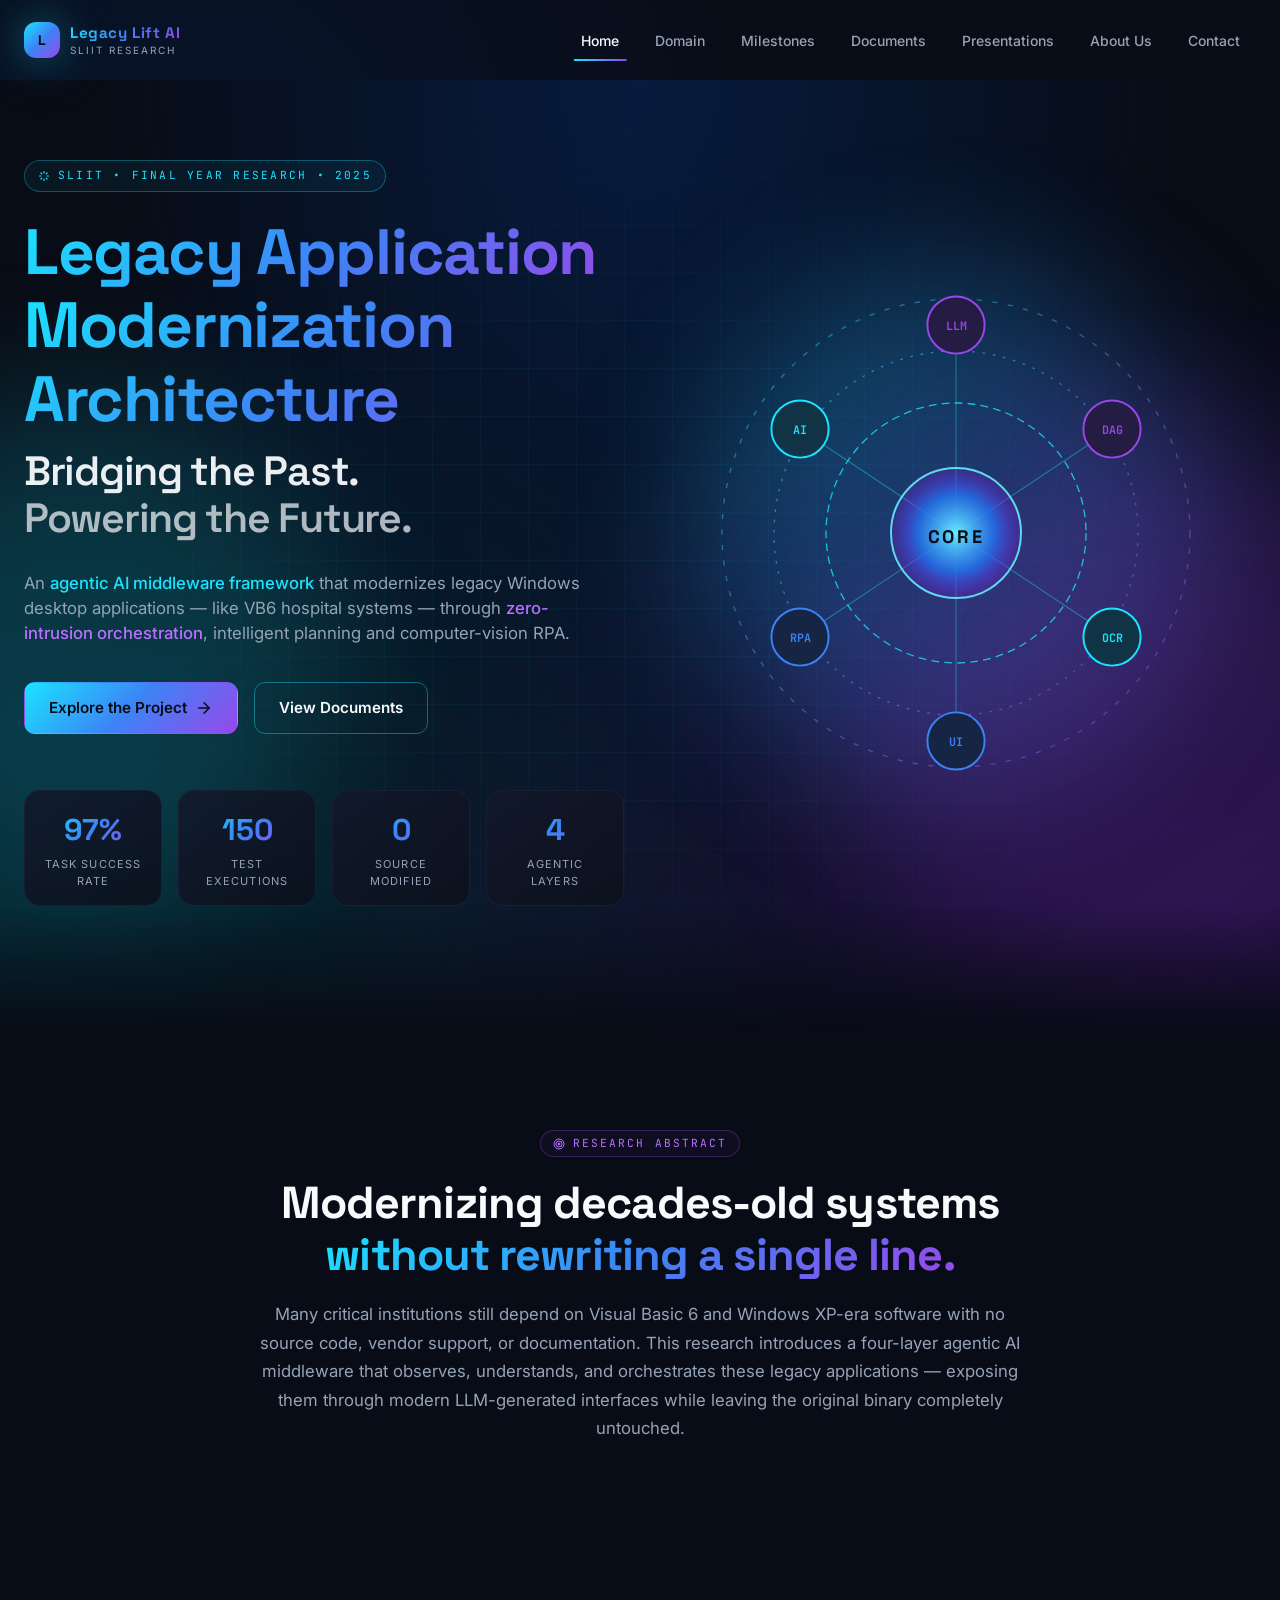
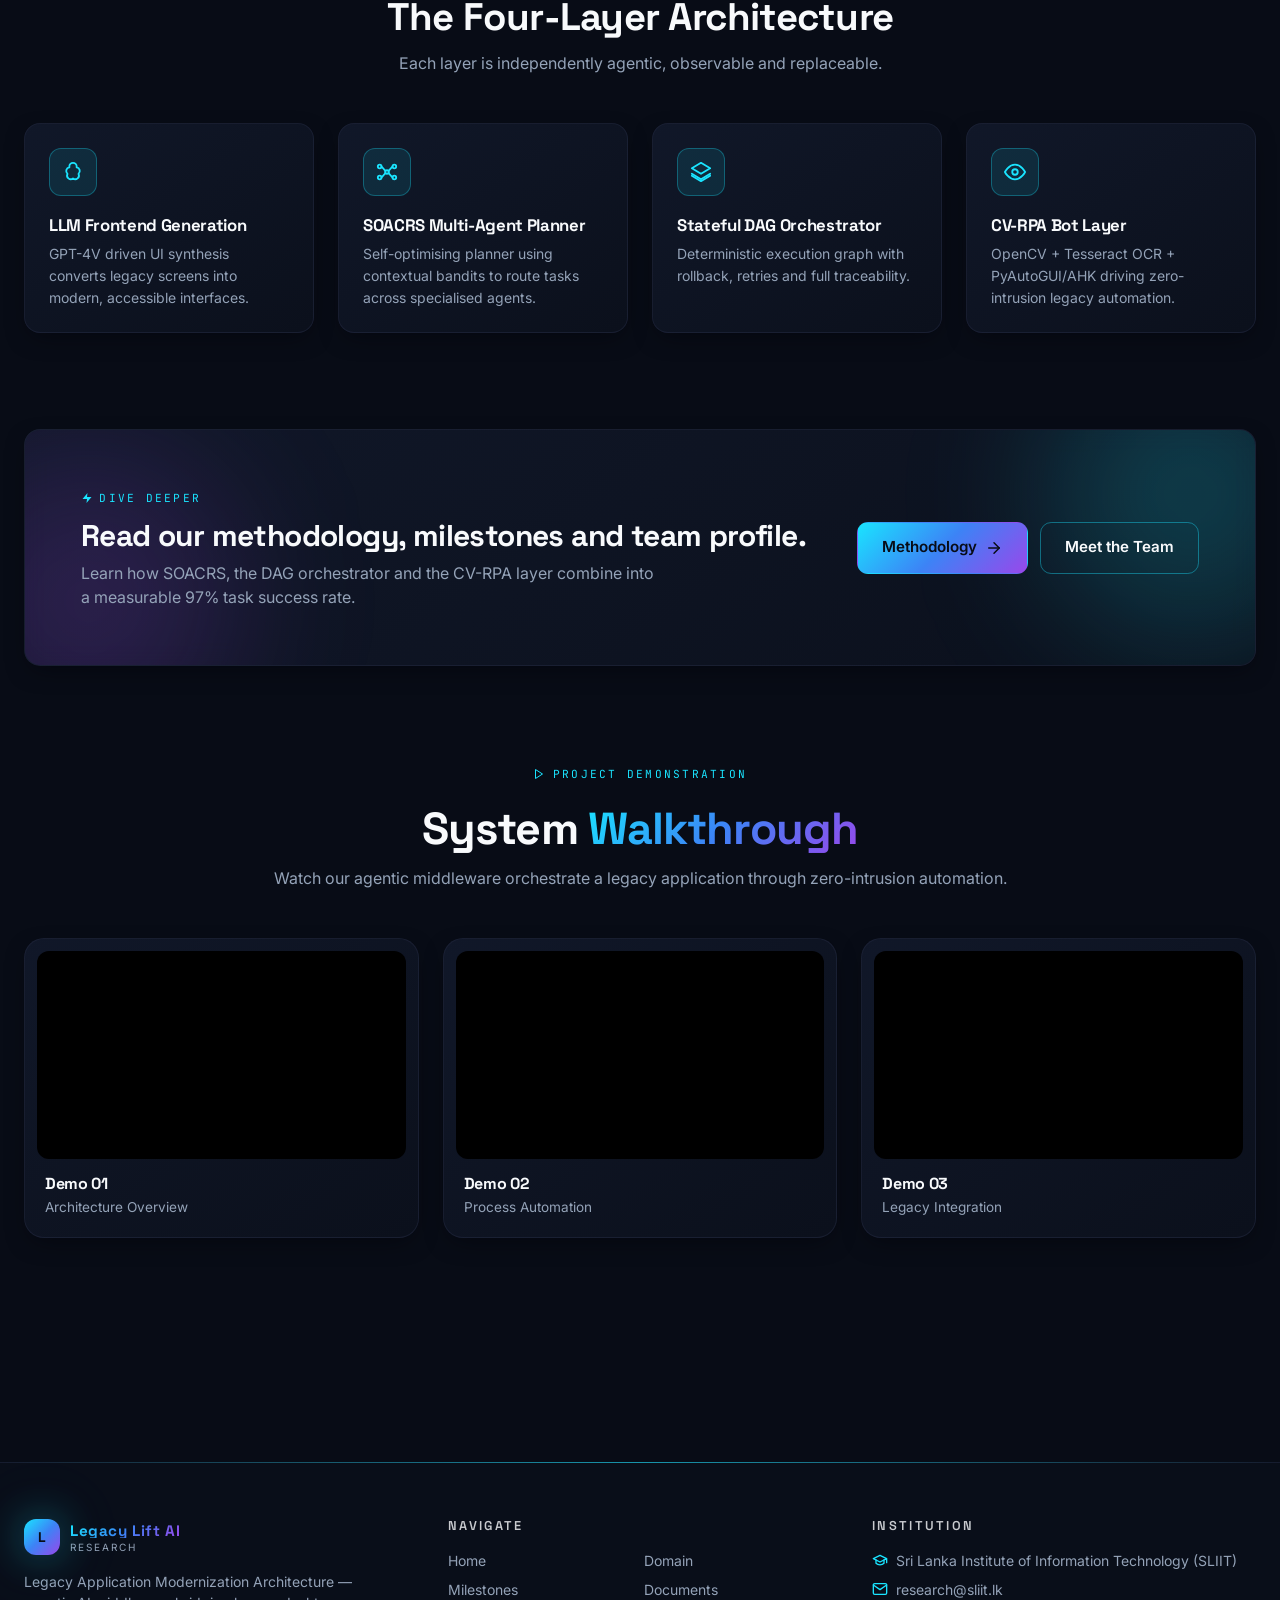
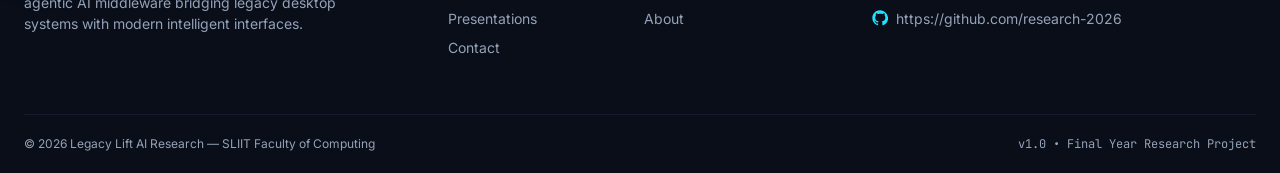
<file: public/static/index.html>
<!doctype html>
<html lang="en">

<head>
  <meta charset="UTF-8" />
  <meta name="viewport" content="width=device-width, initial-scale=1.0" />
  <title>Legacy Application Modernization Architecture | SLIIT Research</title>
  <meta name="description"
    content="An agentic AI middleware framework that modernizes legacy Windows desktop applications through zero-intrusion orchestration. SLIIT final-year research project." />
  <meta name="author" content="Legacy Lift AI Research Team — SLIIT" />

  <link rel="preconnect" href="https://fonts.googleapis.com" />
  <link rel="preconnect" href="https://fonts.gstatic.com" crossorigin />
  <link
    href="https://fonts.googleapis.com/css2?family=Inter:wght@300;400;500;600;700&family=Space+Grotesk:wght@400;500;600;700&family=JetBrains+Mono:wght@400;500&display=swap"
    rel="stylesheet" />
  <link rel="stylesheet" href="styles.css" />

  <meta property="og:type" content="website" />
  <meta property="og:title" content="Legacy Application Modernization Architecture | SLIIT Research" />
  <meta property="og:description"
    content="Agentic AI middleware that modernizes legacy Windows desktop applications through zero-intrusion orchestration." />
</head>

<body>
  <div class="app-shell">

    <!-- ==================== HEADER ==================== -->
    <header class="site-header">
      <div class="container">
        <nav class="nav" aria-label="Primary">
          <a class="brand" href="index.html" aria-label="Home">
            <span class="brand-mark">L</span>
            <span class="brand-text">
              <span class="brand-name brand-name-grad">Legacy Lift AI</span>
              <span class="brand-sub">SLIIT Research</span>
            </span>
          </a>

          <div class="nav-links">
            <a class="nav-link" data-nav="index.html" href="index.html">Home</a>
            <a class="nav-link" data-nav="domain.html" href="domain.html">Domain</a>
            <a class="nav-link" data-nav="milestones.html" href="milestones.html">Milestones</a>
            <a class="nav-link" data-nav="documents.html" href="documents.html">Documents</a>
            <a class="nav-link" data-nav="presentations.html" href="presentations.html">Presentations</a>
            <a class="nav-link" data-nav="about.html" href="about.html">About Us</a>
            <a class="nav-link" data-nav="contact.html" href="contact.html">Contact</a>
          </div>

          <button class="menu-btn" aria-label="Toggle menu" aria-expanded="false">
            <svg class="menu-icon-open" width="20" height="20" viewBox="0 0 24 24" fill="none" stroke="currentColor"
              stroke-width="2" stroke-linecap="round" stroke-linejoin="round">
              <line x1="3" y1="6" x2="21" y2="6" />
              <line x1="3" y1="12" x2="21" y2="12" />
              <line x1="3" y1="18" x2="21" y2="18" />
            </svg>
            <svg class="menu-icon-close" style="display:none" width="20" height="20" viewBox="0 0 24 24" fill="none"
              stroke="currentColor" stroke-width="2" stroke-linecap="round" stroke-linejoin="round">
              <line x1="18" y1="6" x2="6" y2="18" />
              <line x1="6" y1="6" x2="18" y2="18" />
            </svg>
          </button>
        </nav>
      </div>

      <div class="mobile-drawer" id="mobile-drawer">
        <div class="container">
          <div class="mobile-drawer-inner">
            <a class="mobile-link" data-nav="index.html" href="index.html">Home</a>
            <a class="mobile-link" data-nav="domain.html" href="domain.html">Domain</a>
            <a class="mobile-link" data-nav="milestones.html" href="milestones.html">Milestones</a>
            <a class="mobile-link" data-nav="documents.html" href="documents.html">Documents</a>
            <a class="mobile-link" data-nav="presentations.html" href="presentations.html">Presentations</a>
            <a class="mobile-link" data-nav="about.html" href="about.html">About Us</a>
            <a class="mobile-link" data-nav="contact.html" href="contact.html">Contact</a>
          </div>
        </div>
      </div>
    </header>

    <main>

      <!-- ==================== HERO ==================== -->
      <section class="hero">
        <div class="hero-grid grid-bg"></div>
        <div class="hero-blob one"></div>
        <div class="hero-blob two"></div>

        <div class="container">
          <div class="hero-inner">
            <div class="hero-text-col">
              <div class="hero-eyebrow animate-fade-in">
                <svg width="12" height="12" viewBox="0 0 24 24" fill="none" stroke="currentColor" stroke-width="2.4"
                  stroke-linecap="round" stroke-linejoin="round">
                  <path
                    d="M12 3v3M12 18v3M5.6 5.6l2.1 2.1M16.3 16.3l2.1 2.1M3 12h3M18 12h3M5.6 18.4l2.1-2.1M16.3 7.7l2.1-2.1" />
                </svg>
                SLIIT • Final Year Research • 2025
              </div>

              <h1 class="animate-fade-in-up">
                <span class="line text-gradient">Legacy Application</span>
                <span class="line text-gradient">Modernization Architecture</span>
                <span class="line sub1">Bridging the Past.</span>
                <span class="line sub2">Powering the Future.</span>
              </h1>

              <p class="lead animate-fade-in-up delay-150">
                An <span class="em-cyan">agentic AI middleware framework</span> that modernizes legacy Windows desktop
                applications — like VB6 hospital systems — through <span class="em-purple">zero-intrusion
                  orchestration</span>, intelligent planning and computer-vision RPA.
              </p>

              <div class="hero-actions animate-fade-in-up delay-300">
                <a class="btn btn-lg btn-primary" href="domain.html">
                  Explore the Project
                  <svg width="18" height="18" viewBox="0 0 24 24" fill="none" stroke="currentColor" stroke-width="2"
                    stroke-linecap="round" stroke-linejoin="round">
                    <line x1="5" y1="12" x2="19" y2="12" />
                    <polyline points="12 5 19 12 12 19" />
                  </svg>
                </a>
                <a class="btn btn-lg btn-outline" href="documents.html">View Documents</a>
              </div>

              <div class="hero-stats animate-fade-in-up delay-450">
                <div class="glass-card stat">
                  <div class="value text-gradient">97%</div>
                  <div class="label">Task Success Rate</div>
                </div>
                <div class="glass-card stat">
                  <div class="value text-gradient">150</div>
                  <div class="label">Test Executions</div>
                </div>
                <div class="glass-card stat">
                  <div class="value text-gradient">0</div>
                  <div class="label">Source Modified</div>
                </div>
                <div class="glass-card stat">
                  <div class="value text-gradient">4</div>
                  <div class="label">Agentic Layers</div>
                </div>
              </div>
            </div>

            <div class="hero-visual-col animate-scale-in">
              <div style="position:relative;width:100%;aspect-ratio:1/1;max-width:520px;margin:0 auto;">
                <div
                  style="position:absolute;inset:0;border-radius:9999px;background:var(--gradient-primary);filter:blur(72px);opacity:0.3;animation:glow-pulse 4s ease-in-out infinite;">
                </div>
                <svg viewBox="0 0 400 400" style="position:absolute;inset:0;width:100%;height:100%;">
                  <defs>
                    <linearGradient id="ringGrad" x1="0%" y1="0%" x2="100%" y2="100%">
                      <stop offset="0%" stop-color="hsl(187 100% 55%)" stop-opacity="0.8" />
                      <stop offset="100%" stop-color="hsl(270 80% 60%)" stop-opacity="0.8" />
                    </linearGradient>
                    <radialGradient id="coreGrad">
                      <stop offset="0%" stop-color="hsl(187 100% 70%)" stop-opacity="1" />
                      <stop offset="60%" stop-color="hsl(217 91% 55%)" stop-opacity="0.8" />
                      <stop offset="100%" stop-color="hsl(270 80% 50%)" stop-opacity="0.2" />
                    </radialGradient>
                  </defs>

                  <g style="transform-origin:200px 200px;animation:spin-slow 40s linear infinite;">
                    <circle cx="200" cy="200" r="180" fill="none" stroke="url(#ringGrad)" stroke-width="1"
                      stroke-dasharray="4 8" opacity="0.6" />
                  </g>
                  <g style="transform-origin:200px 200px;animation:spin-slow 30s linear infinite reverse;">
                    <circle cx="200" cy="200" r="140" fill="none" stroke="url(#ringGrad)" stroke-width="1"
                      stroke-dasharray="2 6" opacity="0.7" />
                  </g>
                  <g style="transform-origin:200px 200px;animation:spin-slow 25s linear infinite;">
                    <circle cx="200" cy="200" r="100" fill="none" stroke="hsl(187 100% 55%)" stroke-width="1"
                      stroke-dasharray="6 4" opacity="0.8" />
                  </g>

                  <g opacity="0.4" stroke="hsl(187 100% 55%)" stroke-width="0.8">
                    <line x1="200" y1="200" x2="80" y2="120" />
                    <line x1="200" y1="200" x2="320" y2="120" />
                    <line x1="200" y1="200" x2="80" y2="280" />
                    <line x1="200" y1="200" x2="320" y2="280" />
                    <line x1="200" y1="200" x2="200" y2="40" />
                    <line x1="200" y1="200" x2="200" y2="360" />
                  </g>

                  <circle cx="200" cy="200" r="50" fill="url(#coreGrad)" />
                  <circle cx="200" cy="200" r="50" fill="none" stroke="hsl(187 100% 70%)" stroke-width="1.5"
                    opacity="0.9" />
                  <text x="200" y="208" text-anchor="middle" font-family="Space Grotesk, sans-serif" font-size="14"
                    font-weight="700" fill="hsl(225 45% 6%)" letter-spacing="2">CORE</text>

                  <g class="animate-float">
                    <circle cx="80" cy="120" r="22" fill="hsl(224 40% 10%)" stroke="hsl(187 100% 55%)"
                      stroke-width="1.5" />
                    <circle cx="80" cy="120" r="22" fill="hsl(187 100% 55%)" opacity="0.15" />
                    <text x="80" y="124" text-anchor="middle" font-family="JetBrains Mono, monospace" font-size="9"
                      font-weight="600" fill="hsl(187 100% 55%)">AI</text>
                  </g>
                  <g class="animate-float" style="animation-delay:0.4s">
                    <circle cx="320" cy="120" r="22" fill="hsl(224 40% 10%)" stroke="hsl(270 80% 60%)"
                      stroke-width="1.5" />
                    <circle cx="320" cy="120" r="22" fill="hsl(270 80% 60%)" opacity="0.15" />
                    <text x="320" y="124" text-anchor="middle" font-family="JetBrains Mono, monospace" font-size="9"
                      font-weight="600" fill="hsl(270 80% 60%)">DAG</text>
                  </g>
                  <g class="animate-float" style="animation-delay:0.8s">
                    <circle cx="80" cy="280" r="22" fill="hsl(224 40% 10%)" stroke="hsl(217 91% 60%)"
                      stroke-width="1.5" />
                    <circle cx="80" cy="280" r="22" fill="hsl(217 91% 60%)" opacity="0.15" />
                    <text x="80" y="284" text-anchor="middle" font-family="JetBrains Mono, monospace" font-size="9"
                      font-weight="600" fill="hsl(217 91% 60%)">RPA</text>
                  </g>
                  <g class="animate-float" style="animation-delay:1.2s">
                    <circle cx="320" cy="280" r="22" fill="hsl(224 40% 10%)" stroke="hsl(187 100% 55%)"
                      stroke-width="1.5" />
                    <circle cx="320" cy="280" r="22" fill="hsl(187 100% 55%)" opacity="0.15" />
                    <text x="320" y="284" text-anchor="middle" font-family="JetBrains Mono, monospace" font-size="9"
                      font-weight="600" fill="hsl(187 100% 55%)">OCR</text>
                  </g>
                  <g class="animate-float" style="animation-delay:1.6s">
                    <circle cx="200" cy="40" r="22" fill="hsl(224 40% 10%)" stroke="hsl(270 80% 60%)"
                      stroke-width="1.5" />
                    <circle cx="200" cy="40" r="22" fill="hsl(270 80% 60%)" opacity="0.15" />
                    <text x="200" y="44" text-anchor="middle" font-family="JetBrains Mono, monospace" font-size="9"
                      font-weight="600" fill="hsl(270 80% 60%)">LLM</text>
                  </g>
                  <g class="animate-float" style="animation-delay:2s">
                    <circle cx="200" cy="360" r="22" fill="hsl(224 40% 10%)" stroke="hsl(217 91% 60%)"
                      stroke-width="1.5" />
                    <circle cx="200" cy="360" r="22" fill="hsl(217 91% 60%)" opacity="0.15" />
                    <text x="200" y="364" text-anchor="middle" font-family="JetBrains Mono, monospace" font-size="9"
                      font-weight="600" fill="hsl(217 91% 60%)">UI</text>
                  </g>
                </svg>
              </div>
            </div>
          </div>
        </div>

        <div class="hero-fade"></div>
      </section>

      <!-- ==================== ABSTRACT ==================== -->
      <section class="section">
        <div class="container">
          <div class="section-intro">
            <div
              style="display:inline-flex;align-items:center;gap:0.5rem;padding:0.25rem 0.75rem;border-radius:9999px;border:1px solid hsl(var(--secondary) / 0.3);background:hsl(var(--secondary) / 0.05);font-family:'JetBrains Mono',monospace;font-size:0.7rem;text-transform:uppercase;letter-spacing:0.18em;color:hsl(var(--secondary-glow));margin-bottom:1.25rem;">
              <svg width="12" height="12" viewBox="0 0 24 24" fill="none" stroke="currentColor" stroke-width="2">
                <circle cx="12" cy="12" r="10" />
                <circle cx="12" cy="12" r="6" />
                <circle cx="12" cy="12" r="2" fill="currentColor" />
              </svg>
              Research Abstract
            </div>
            <h2>Modernizing decades-old systems <span class="text-gradient">without rewriting a single line.</span></h2>
            <p style="font-size:1.05rem;line-height:1.7;margin-top:1.25rem;">
              Many critical institutions still depend on Visual Basic 6 and Windows XP-era software with no source code,
              vendor support, or documentation.
              This research introduces a four-layer agentic AI middleware that observes, understands, and orchestrates
              these legacy applications — exposing them
              through modern LLM-generated interfaces while leaving the original binary completely untouched.
            </p>
          </div>
        </div>
      </section>

      <!-- ==================== PILLARS ==================== -->
      <section class="section" style="padding-top:0;">
        <div class="container">
          <div class="section-intro" style="margin-bottom:3rem;">
            <h2 style="font-size:clamp(1.75rem,3vw,2.5rem);">The Four-Layer Architecture</h2>
            <p>Each layer is independently agentic, observable and replaceable.</p>
          </div>

          <div class="pillars">
            <div class="glow-card pillar animate-fade-in-up" style="padding:1.5rem;">
              <div class="pillar-icon">
                <svg width="22" height="22" viewBox="0 0 24 24" fill="none" stroke="currentColor" stroke-width="2"
                  stroke-linecap="round" stroke-linejoin="round">
                  <path
                    d="M12 2a4 4 0 0 0-4 4v1a4 4 0 0 0-2 7 4 4 0 0 0 6 5 4 4 0 0 0 6-5 4 4 0 0 0-2-7V6a4 4 0 0 0-4-4z" />
                </svg>
              </div>
              <h3>LLM Frontend Generation</h3>
              <p>GPT-4V driven UI synthesis converts legacy screens into modern, accessible interfaces.</p>
            </div>
            <div class="glow-card pillar animate-fade-in-up delay-100" style="padding:1.5rem;">
              <div class="pillar-icon">
                <svg width="22" height="22" viewBox="0 0 24 24" fill="none" stroke="currentColor" stroke-width="2"
                  stroke-linecap="round" stroke-linejoin="round">
                  <circle cx="12" cy="12" r="2" />
                  <circle cx="4" cy="6" r="2" />
                  <circle cx="20" cy="6" r="2" />
                  <circle cx="4" cy="18" r="2" />
                  <circle cx="20" cy="18" r="2" />
                  <line x1="6" y1="6" x2="10.5" y2="11" />
                  <line x1="18" y1="6" x2="13.5" y2="11" />
                  <line x1="6" y1="18" x2="10.5" y2="13" />
                  <line x1="18" y1="18" x2="13.5" y2="13" />
                </svg>
              </div>
              <h3>SOACRS Multi-Agent Planner</h3>
              <p>Self-optimising planner using contextual bandits to route tasks across specialised agents.</p>
            </div>
            <div class="glow-card pillar animate-fade-in-up delay-200" style="padding:1.5rem;">
              <div class="pillar-icon">
                <svg width="22" height="22" viewBox="0 0 24 24" fill="none" stroke="currentColor" stroke-width="2"
                  stroke-linecap="round" stroke-linejoin="round">
                  <polygon points="12 2 22 8 12 14 2 8 12 2" />
                  <polyline points="2 14 12 20 22 14" />
                  <polyline points="2 20 12 26 22 20" transform="translate(0,-4)" />
                </svg>
              </div>
              <h3>Stateful DAG Orchestrator</h3>
              <p>Deterministic execution graph with rollback, retries and full traceability.</p>
            </div>
            <div class="glow-card pillar animate-fade-in-up delay-300" style="padding:1.5rem;">
              <div class="pillar-icon">
                <svg width="22" height="22" viewBox="0 0 24 24" fill="none" stroke="currentColor" stroke-width="2"
                  stroke-linecap="round" stroke-linejoin="round">
                  <path d="M1 12s4-8 11-8 11 8 11 8-4 8-11 8-11-8-11-8z" />
                  <circle cx="12" cy="12" r="3" />
                </svg>
              </div>
              <h3>CV-RPA Bot Layer</h3>
              <p>OpenCV + Tesseract OCR + PyAutoGUI/AHK driving zero-intrusion legacy automation.</p>
            </div>
          </div>
        </div>
      </section>

      <!-- ==================== CTA ==================== -->
      <section class="section" style="padding-top:0;">
        <div class="container">
          <div class="glow-card cta-card">
            <div class="cta-blob1"></div>
            <div class="cta-blob2"></div>
            <div class="cta-inner">
              <div>
                <div class="uppercase-eyebrow"
                  style="display:inline-flex;align-items:center;gap:0.4rem;margin-bottom:0.75rem;">
                  <svg width="12" height="12" viewBox="0 0 24 24" fill="currentColor">
                    <polygon points="13 2 3 14 12 14 11 22 21 10 12 10 13 2" />
                  </svg>
                  Dive Deeper
                </div>
                <h3 class="font-display">Read our methodology, milestones and team profile.</h3>
                <p>Learn how SOACRS, the DAG orchestrator and the CV-RPA layer combine into a measurable 97% task
                  success rate.</p>
              </div>
              <div style="display:flex;flex-wrap:wrap;gap:0.75rem;">
                <a class="btn btn-lg btn-primary" href="domain.html">Methodology
                  <svg width="18" height="18" viewBox="0 0 24 24" fill="none" stroke="currentColor" stroke-width="2"
                    stroke-linecap="round" stroke-linejoin="round">
                    <line x1="5" y1="12" x2="19" y2="12" />
                    <polyline points="12 5 19 12 12 19" />
                  </svg>
                </a>
                <a class="btn btn-lg btn-outline" href="about.html">Meet the Team</a>
              </div>
            </div>
          </div>
        </div>
      </section>

      <!-- ==================== DEMO VIDEO ==================== -->
      <section class="section" id="demo-video" style="padding-top:0;">
        <div class="container">
          <div class="section-intro" style="margin-bottom:3rem;">
            <div class="uppercase-eyebrow"
              style="display:inline-flex;align-items:center;gap:0.5rem;margin-bottom:1.25rem;">
              <svg width="12" height="12" viewBox="0 0 24 24" fill="none" stroke="currentColor" stroke-width="2">
                <polygon points="5 3 19 12 5 21 5 3"></polygon>
              </svg>
              Project Demonstration
            </div>
            <h2>System <span class="text-gradient">Walkthrough</span></h2>
            <p>Watch our agentic middleware orchestrate a legacy application through zero-intrusion automation.</p>
          </div>

          <div class="demo-grid"
            style="display: grid; grid-template-columns: repeat(auto-fit, minmax(320px, 1fr)); gap: 1.5rem;">
            <!-- Video 1 -->
            <div class="glow-card animate-fade-in-up" style="padding: 0.75rem; border-radius: 1.25rem;">
              <div
                style="position: relative; width: 100%; padding-bottom: 56.25%; height: 0; border-radius: 0.75rem; overflow: hidden; background: #000;">
                <iframe style="position: absolute; top: 0; left: 0; width: 100%; height: 100%; border: 0;"
                  src="https://www.youtube.com/embed/mNMfXje-JFc?si=wePd4gTbvMeaL3TY" title="YouTube video player"
                  allow="accelerometer; autoplay; clipboard-write; encrypted-media; gyroscope; picture-in-picture; web-share"
                  referrerpolicy="strict-origin-when-cross-origin" allowfullscreen>
                </iframe>
              </div>
              <div style="margin-top: 1rem; padding: 0 0.5rem 0.5rem;">
                <h4 style="font-size: 1rem; margin-bottom: 0.25rem;">Demo 01</h4>
                <p style="font-size: 0.85rem; color: hsl(var(--muted-foreground));">Architecture Overview</p>
              </div>
            </div>

            <!-- Video 2 -->
            <div class="glow-card animate-fade-in-up" style="padding: 0.75rem; border-radius: 1.25rem; animation-delay: 0.1s;">
              <div
                style="position: relative; width: 100%; padding-bottom: 56.25%; height: 0; border-radius: 0.75rem; overflow: hidden; background: #000;">
                <iframe style="position: absolute; top: 0; left: 0; width: 100%; height: 100%; border: 0;"
                  src="https://www.youtube.com/embed/ra1Jf-Ir450?si=iRSU_y5NoqcacwT-" title="YouTube video player"
                  allow="accelerometer; autoplay; clipboard-write; encrypted-media; gyroscope; picture-in-picture; web-share"
                  referrerpolicy="strict-origin-when-cross-origin" allowfullscreen>
                </iframe>
              </div>
              <div style="margin-top: 1rem; padding: 0 0.5rem 0.5rem;">
                <h4 style="font-size: 1rem; margin-bottom: 0.25rem;">Demo 02</h4>
                <p style="font-size: 0.85rem; color: hsl(var(--muted-foreground));">Process Automation</p>
              </div>
            </div>

            <!-- Video 3 -->
            <div class="glow-card animate-fade-in-up" style="padding: 0.75rem; border-radius: 1.25rem; animation-delay: 0.2s;">
              <div
                style="position: relative; width: 100%; padding-bottom: 56.25%; height: 0; border-radius: 0.75rem; overflow: hidden; background: #000;">
                <iframe style="position: absolute; top: 0; left: 0; width: 100%; height: 100%; border: 0;"
                  src="https://www.youtube.com/embed/uVhh98xI49g?si=yYsyXyBKmwk36G_0" title="YouTube video player"
                  allow="accelerometer; autoplay; clipboard-write; encrypted-media; gyroscope; picture-in-picture; web-share"
                  referrerpolicy="strict-origin-when-cross-origin" allowfullscreen>
                </iframe>
              </div>
              <div style="margin-top: 1rem; padding: 0 0.5rem 0.5rem;">
                <h4 style="font-size: 1rem; margin-bottom: 0.25rem;">Demo 03</h4>
                <p style="font-size: 0.85rem; color: hsl(var(--muted-foreground));">Legacy Integration</p>
              </div>
            </div>
          </div>
        </div>
      </section>

    </main>

    <!-- ==================== FOOTER ==================== -->
    <footer class="site-footer">
      <div class="container">
        <div class="footer-grid">
          <div>
            <a class="brand" href="index.html">
              <span class="brand-mark">L</span>
              <span class="brand-text">
                <span class="brand-name brand-name-grad">Legacy Lift AI</span>
                <span class="brand-sub">Research</span>
              </span>
            </a>
            <p class="footer-blurb">Legacy Application Modernization Architecture — agentic AI middleware bridging
              legacy desktop systems with modern intelligent interfaces.</p>
          </div>
          <div>
            <h4>Navigate</h4>
            <div class="footer-nav">
              <a href="index.html">Home</a>
              <a href="domain.html">Domain</a>
              <a href="milestones.html">Milestones</a>
              <a href="documents.html">Documents</a>
              <a href="presentations.html">Presentations</a>
              <a href="about.html">About</a>
              <a href="contact.html">Contact</a>
            </div>
          </div>
          <div>
            <h4>Institution</h4>
            <ul class="footer-info">
              <li>
                <svg width="16" height="16" viewBox="0 0 24 24" fill="none" stroke="currentColor" stroke-width="2"
                  stroke-linecap="round" stroke-linejoin="round">
                  <path d="M22 10v6M2 10l10-5 10 5-10 5z" />
                  <path d="M6 12v5c3 3 9 3 12 0v-5" />
                </svg>
                <span>Sri Lanka Institute of Information Technology (SLIIT)</span>
              </li>
              <li>
                <svg width="16" height="16" viewBox="0 0 24 24" fill="none" stroke="currentColor" stroke-width="2"
                  stroke-linecap="round" stroke-linejoin="round">
                  <rect x="2" y="4" width="20" height="16" rx="2" />
                  <polyline points="22 6 12 13 2 6" />
                </svg>
                <span>research@sliit.lk</span>
              </li>
              <li>
                <svg width="16" height="16" viewBox="0 0 24 24" fill="currentColor">
                  <path
                    d="M12 .5C5.6.5.5 5.6.5 12c0 5.1 3.3 9.4 7.9 10.9.6.1.8-.3.8-.6v-2.2c-3.2.7-3.9-1.5-3.9-1.5-.5-1.3-1.3-1.7-1.3-1.7-1.1-.7.1-.7.1-.7 1.2.1 1.8 1.2 1.8 1.2 1 1.8 2.7 1.3 3.4 1 .1-.8.4-1.3.8-1.6-2.6-.3-5.3-1.3-5.3-5.7 0-1.3.5-2.3 1.2-3.1-.1-.3-.5-1.5.1-3.1 0 0 1-.3 3.3 1.2.9-.3 2-.4 3-.4s2.1.1 3 .4c2.3-1.6 3.3-1.2 3.3-1.2.7 1.6.2 2.8.1 3.1.8.8 1.2 1.9 1.2 3.1 0 4.4-2.7 5.4-5.3 5.7.4.4.8 1.1.8 2.2v3.3c0 .3.2.7.8.6 4.6-1.5 7.9-5.8 7.9-10.9C23.5 5.6 18.4.5 12 .5z" />
                </svg>
                <span>https://github.com/research-2026</span>
              </li>
            </ul>
          </div>
        </div>
        <div class="footer-bottom">
          <p>© <span data-year>2025</span> Legacy Lift AI Research — SLIIT Faculty of Computing</p>
          <p class="font-mono">v1.0 • Final Year Research Project</p>
        </div>
      </div>
    </footer>

  </div>

  <script src="script.js" defer></script>
</body>

</html>
</file>
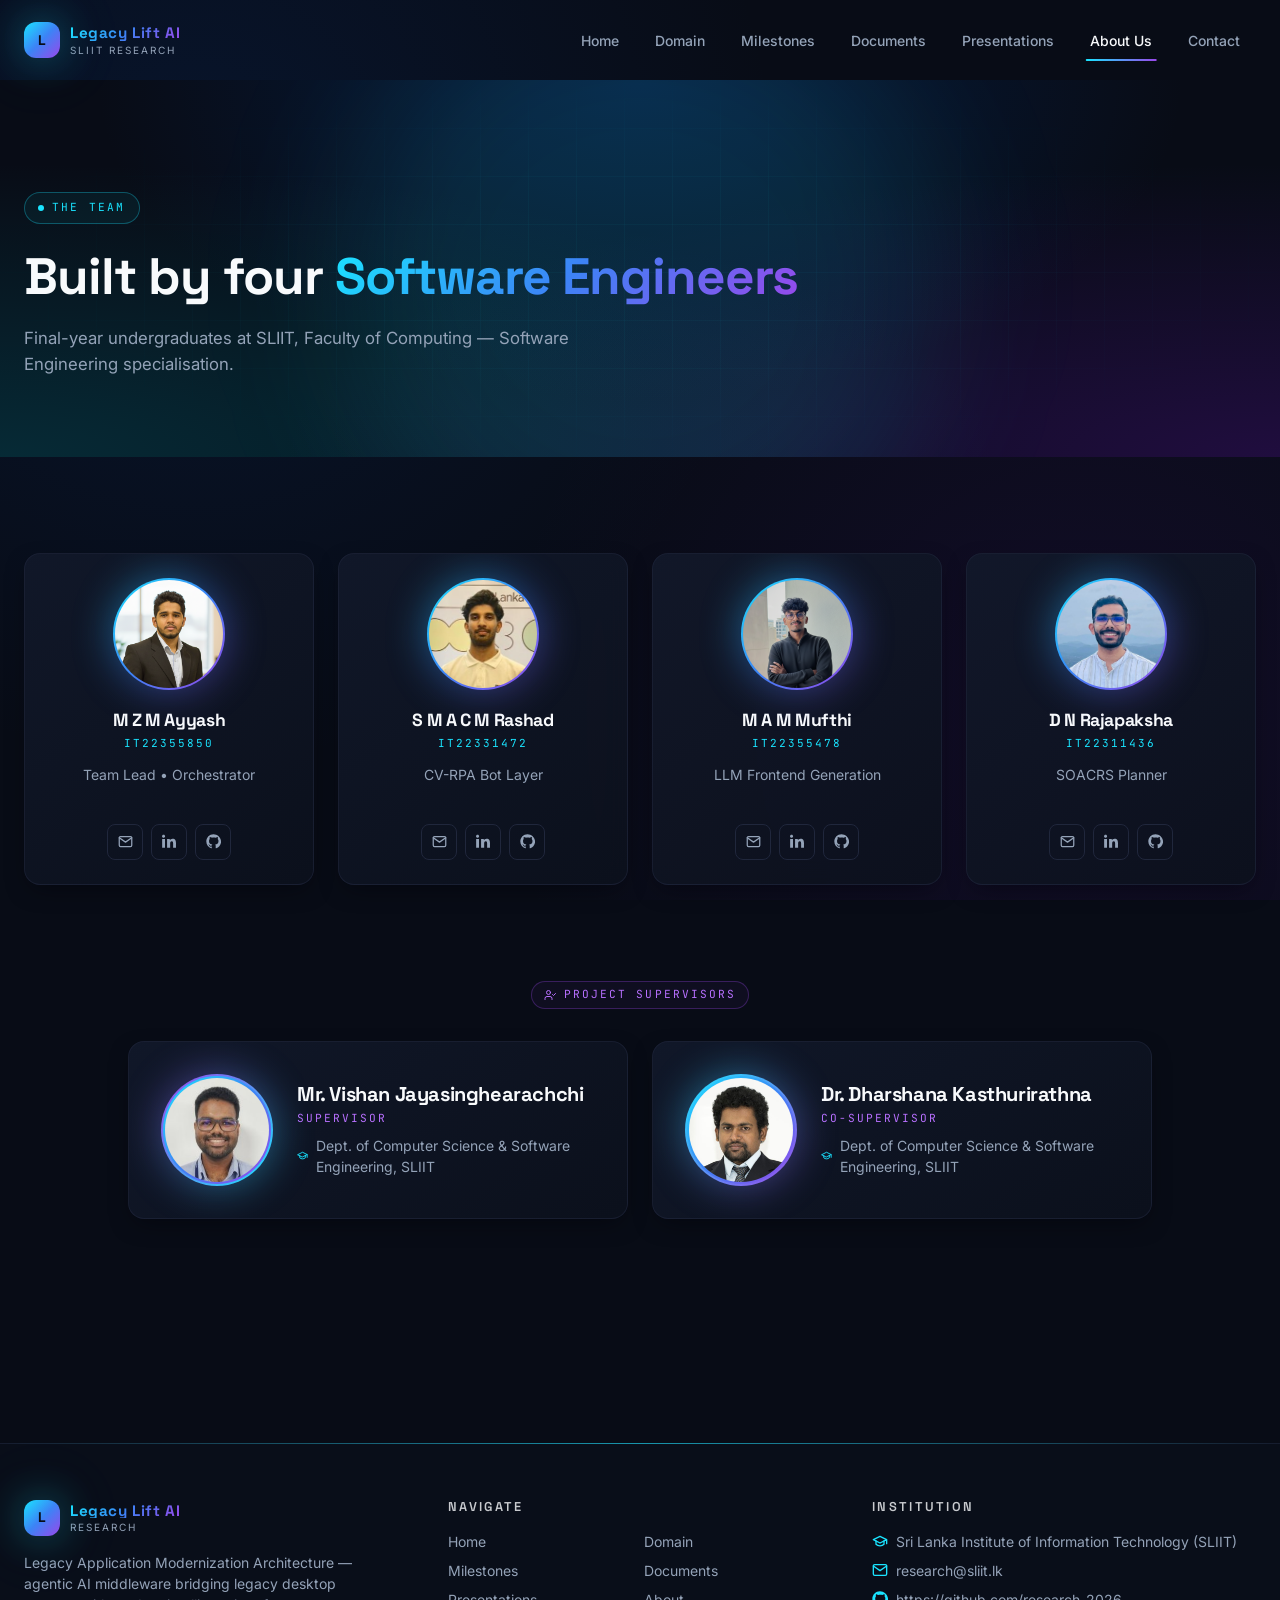
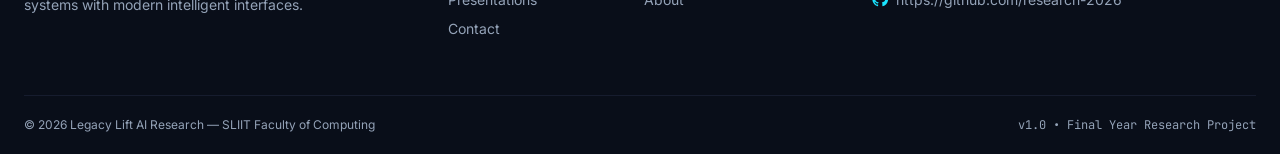
<file: public/static/about.html>
<!doctype html>
<html lang="en">

<head>
  <meta charset="UTF-8" />
  <meta name="viewport" content="width=device-width, initial-scale=1.0" />
  <title>About the Team — Legacy Lift AI Research</title>
  <meta name="description"
    content="Final-year undergraduates at SLIIT, Faculty of Computing — Software Engineering specialisation." />
  <link rel="preconnect" href="https://fonts.googleapis.com" />
  <link rel="preconnect" href="https://fonts.gstatic.com" crossorigin />
  <link
    href="https://fonts.googleapis.com/css2?family=Inter:wght@300;400;500;600;700&family=Space+Grotesk:wght@400;500;600;700&family=JetBrains+Mono:wght@400;500&display=swap"
    rel="stylesheet" />
  <link rel="stylesheet" href="styles.css" />
</head>

<body>
  <div class="app-shell">

    <header class="site-header">
      <div class="container">
        <nav class="nav" aria-label="Primary">
          <a class="brand" href="index.html"><span class="brand-mark">L</span><span class="brand-text"><span
                class="brand-name brand-name-grad">Legacy Lift AI</span><span class="brand-sub">SLIIT
                Research</span></span></a>
          <div class="nav-links">
            <a class="nav-link" data-nav="index.html" href="index.html">Home</a>
            <a class="nav-link" data-nav="domain.html" href="domain.html">Domain</a>
            <a class="nav-link" data-nav="milestones.html" href="milestones.html">Milestones</a>
            <a class="nav-link" data-nav="documents.html" href="documents.html">Documents</a>
            <a class="nav-link" data-nav="presentations.html" href="presentations.html">Presentations</a>
            <a class="nav-link" data-nav="about.html" href="about.html">About Us</a>
            <a class="nav-link" data-nav="contact.html" href="contact.html">Contact</a>
          </div>
          <button class="menu-btn" aria-label="Toggle menu" aria-expanded="false">
            <svg class="menu-icon-open" width="20" height="20" viewBox="0 0 24 24" fill="none" stroke="currentColor"
              stroke-width="2" stroke-linecap="round" stroke-linejoin="round">
              <line x1="3" y1="6" x2="21" y2="6" />
              <line x1="3" y1="12" x2="21" y2="12" />
              <line x1="3" y1="18" x2="21" y2="18" />
            </svg>
            <svg class="menu-icon-close" style="display:none" width="20" height="20" viewBox="0 0 24 24" fill="none"
              stroke="currentColor" stroke-width="2" stroke-linecap="round" stroke-linejoin="round">
              <line x1="18" y1="6" x2="6" y2="18" />
              <line x1="6" y1="6" x2="18" y2="18" />
            </svg>
          </button>
        </nav>
      </div>
      <div class="mobile-drawer">
        <div class="container">
          <div class="mobile-drawer-inner">
            <a class="mobile-link" data-nav="index.html" href="index.html">Home</a>
            <a class="mobile-link" data-nav="domain.html" href="domain.html">Domain</a>
            <a class="mobile-link" data-nav="milestones.html" href="milestones.html">Milestones</a>
            <a class="mobile-link" data-nav="documents.html" href="documents.html">Documents</a>
            <a class="mobile-link" data-nav="presentations.html" href="presentations.html">Presentations</a>
            <a class="mobile-link" data-nav="about.html" href="about.html">About Us</a>
            <a class="mobile-link" data-nav="contact.html" href="contact.html">Contact</a>
          </div>
        </div>
      </div>
    </header>

    <main>
      <section class="page-hero">
        <div class="page-hero-grid grid-bg"></div>
        <div class="page-hero-blob"></div>
        <div class="container">
          <div class="page-hero-inner">
            <div class="hero-eyebrow animate-fade-in"><span
                style="width:6px;height:6px;border-radius:9999px;background:hsl(var(--primary));display:inline-block;animation:glow-pulse 4s ease-in-out infinite;"></span>The
              Team</div>
            <h1 class="animate-fade-in-up">Built by four <span class="text-gradient">Software Engineers</span></h1>
            <p class="subtitle animate-fade-in-up delay-150">Final-year undergraduates at SLIIT, Faculty of Computing —
              Software Engineering specialisation.</p>
          </div>
        </div>
      </section>

      <section class="section">
        <div class="container">
          <div class="team-grid">

            <div class="glow-card team-card animate-fade-in-up">
              <div class="avatar-wrap">
                <div class="avatar-glow"></div>
                <div class="avatar-ring">
                  <img src="profile-pics/ayyash.png" alt="M Z M Ayyash" class="avatar-photo" />
                </div>
              </div>
              <h3>M Z M Ayyash</h3>
              <p class="team-id">IT22355850</p>
              <p class="team-role">Team Lead • Orchestrator</p>
              <div class="team-icons">
                <a class="icon-btn" href="mailto:it22355850@my.sliit.lk" aria-label="Email"><svg width="15" height="15"
                    viewBox="0 0 24 24" fill="none" stroke="currentColor" stroke-width="2" stroke-linecap="round"
                    stroke-linejoin="round">
                    <rect x="2" y="4" width="20" height="16" rx="2" />
                    <polyline points="22 6 12 13 2 6" />
                  </svg></a>
                <a class="icon-btn" href="https://www.linkedin.com/in/ayyashzamny/" onclick="event.preventDefault()"
                  aria-label="LinkedIn"><svg width="15" height="15" viewBox="0 0 24 24" fill="currentColor">
                    <path
                      d="M4.98 3.5C4.98 4.88 3.87 6 2.5 6S0 4.88 0 3.5 1.12 1 2.5 1s2.48 1.12 2.48 2.5zM.22 8h4.56v14H.22zM8.13 8h4.37v1.92h.06c.61-1.16 2.1-2.38 4.32-2.38 4.62 0 5.47 3.04 5.47 7v7.46h-4.56v-6.61c0-1.58-.03-3.61-2.2-3.61-2.2 0-2.54 1.72-2.54 3.5V22H8.13z" />
                  </svg></a>
                <a class="icon-btn" href="https://github.com/ayyashzamny" onclick="event.preventDefault()"
                  aria-label="GitHub"><svg width="15" height="15" viewBox="0 0 24 24" fill="currentColor">
                    <path
                      d="M12 .5C5.6.5.5 5.6.5 12c0 5.1 3.3 9.4 7.9 10.9.6.1.8-.3.8-.6v-2.2c-3.2.7-3.9-1.5-3.9-1.5-.5-1.3-1.3-1.7-1.3-1.7-1.1-.7.1-.7.1-.7 1.2.1 1.8 1.2 1.8 1.2 1 1.8 2.7 1.3 3.4 1 .1-.8.4-1.3.8-1.6-2.6-.3-5.3-1.3-5.3-5.7 0-1.3.5-2.3 1.2-3.1-.1-.3-.5-1.5.1-3.1 0 0 1-.3 3.3 1.2.9-.3 2-.4 3-.4s2.1.1 3 .4c2.3-1.6 3.3-1.2 3.3-1.2.7 1.6.2 2.8.1 3.1.8.8 1.2 1.9 1.2 3.1 0 4.4-2.7 5.4-5.3 5.7.4.4.8 1.1.8 2.2v3.3c0 .3.2.7.8.6 4.6-1.5 7.9-5.8 7.9-10.9C23.5 5.6 18.4.5 12 .5z" />
                  </svg></a>
              </div>
            </div>

            <div class="glow-card team-card animate-fade-in-up delay-100">
              <div class="avatar-wrap">
                <div class="avatar-glow"></div>
                <div class="avatar-ring">
                  <img src="profile-pics/rash.jpeg" alt="S M A C M Rashad" class="avatar-photo" />
                </div>
              </div>
              <h3>S M A C M Rashad</h3>
              <p class="team-id">IT22331472</p>
              <p class="team-role">CV-RPA Bot Layer</p>
              <div class="team-icons">
                <a class="icon-btn" href="mailto:it22331472@my.sliit.lk" aria-label="Email"><svg width="15" height="15"
                    viewBox="0 0 24 24" fill="none" stroke="currentColor" stroke-width="2" stroke-linecap="round"
                    stroke-linejoin="round">
                    <rect x="2" y="4" width="20" height="16" rx="2" />
                    <polyline points="22 6 12 13 2 6" />
                  </svg></a>
                <a class="icon-btn" href="https://www.linkedin.com/in/rashad-cader/" onclick="event.preventDefault()"
                  aria-label="LinkedIn"><svg width="15" height="15" viewBox="0 0 24 24" fill="currentColor">
                    <path
                      d="M4.98 3.5C4.98 4.88 3.87 6 2.5 6S0 4.88 0 3.5 1.12 1 2.5 1s2.48 1.12 2.48 2.5zM.22 8h4.56v14H.22zM8.13 8h4.37v1.92h.06c.61-1.16 2.1-2.38 4.32-2.38 4.62 0 5.47 3.04 5.47 7v7.46h-4.56v-6.61c0-1.58-.03-3.61-2.2-3.61-2.2 0-2.54 1.72-2.54 3.5V22H8.13z" />
                  </svg></a>
                <a class="icon-btn" href="https://github.com/R21Rash" onclick="event.preventDefault()"
                  aria-label="GitHub"><svg width="15" height="15" viewBox="0 0 24 24" fill="currentColor">
                    <path
                      d="M12 .5C5.6.5.5 5.6.5 12c0 5.1 3.3 9.4 7.9 10.9.6.1.8-.3.8-.6v-2.2c-3.2.7-3.9-1.5-3.9-1.5-.5-1.3-1.3-1.7-1.3-1.7-1.1-.7.1-.7.1-.7 1.2.1 1.8 1.2 1.8 1.2 1 1.8 2.7 1.3 3.4 1 .1-.8.4-1.3.8-1.6-2.6-.3-5.3-1.3-5.3-5.7 0-1.3.5-2.3 1.2-3.1-.1-.3-.5-1.5.1-3.1 0 0 1-.3 3.3 1.2.9-.3 2-.4 3-.4s2.1.1 3 .4c2.3-1.6 3.3-1.2 3.3-1.2.7 1.6.2 2.8.1 3.1.8.8 1.2 1.9 1.2 3.1 0 4.4-2.7 5.4-5.3 5.7.4.4.8 1.1.8 2.2v3.3c0 .3.2.7.8.6 4.6-1.5 7.9-5.8 7.9-10.9C23.5 5.6 18.4.5 12 .5z" />
                  </svg></a>
              </div>
            </div>

            <div class="glow-card team-card animate-fade-in-up delay-200">
              <div class="avatar-wrap">
                <div class="avatar-glow"></div>
                <div class="avatar-ring">
                  <img src="profile-pics/mufthi.png" alt="M A M Mufthi" class="avatar-photo" />
                </div>
              </div>
              <h3>M A M Mufthi</h3>
              <p class="team-id">IT22355478</p>
              <p class="team-role">LLM Frontend Generation</p>
              <div class="team-icons">
                <a class="icon-btn" href="mailto:it22355478@my.sliit.lk" aria-label="Email"><svg width="15" height="15"
                    viewBox="0 0 24 24" fill="none" stroke="currentColor" stroke-width="2" stroke-linecap="round"
                    stroke-linejoin="round">
                    <rect x="2" y="4" width="20" height="16" rx="2" />
                    <polyline points="22 6 12 13 2 6" />
                  </svg></a>
                <a class="icon-btn" href="https://www.linkedin.com/in/mufthi-alawdeen/" onclick="event.preventDefault()"
                  aria-label="LinkedIn"><svg width="15" height="15" viewBox="0 0 24 24" fill="currentColor">
                    <path
                      d="M4.98 3.5C4.98 4.88 3.87 6 2.5 6S0 4.88 0 3.5 1.12 1 2.5 1s2.48 1.12 2.48 2.5zM.22 8h4.56v14H.22zM8.13 8h4.37v1.92h.06c.61-1.16 2.1-2.38 4.32-2.38 4.62 0 5.47 3.04 5.47 7v7.46h-4.56v-6.61c0-1.58-.03-3.61-2.2-3.61-2.2 0-2.54 1.72-2.54 3.5V22H8.13z" />
                  </svg></a>
                <a class="icon-btn" href="#" onclick="event.preventDefault()" aria-label="GitHub"><svg width="15"
                    height="15" viewBox="0 0 24 24" fill="currentColor">
                    <path
                      d="M12 .5C5.6.5.5 5.6.5 12c0 5.1 3.3 9.4 7.9 10.9.6.1.8-.3.8-.6v-2.2c-3.2.7-3.9-1.5-3.9-1.5-.5-1.3-1.3-1.7-1.3-1.7-1.1-.7.1-.7.1-.7 1.2.1 1.8 1.2 1.8 1.2 1 1.8 2.7 1.3 3.4 1 .1-.8.4-1.3.8-1.6-2.6-.3-5.3-1.3-5.3-5.7 0-1.3.5-2.3 1.2-3.1-.1-.3-.5-1.5.1-3.1 0 0 1-.3 3.3 1.2.9-.3 2-.4 3-.4s2.1.1 3 .4c2.3-1.6 3.3-1.2 3.3-1.2.7 1.6.2 2.8.1 3.1.8.8 1.2 1.9 1.2 3.1 0 4.4-2.7 5.4-5.3 5.7.4.4.8 1.1.8 2.2v3.3c0 .3.2.7.8.6 4.6-1.5 7.9-5.8 7.9-10.9C23.5 5.6 18.4.5 12 .5z" />
                  </svg></a>
              </div>
            </div>

            <div class="glow-card team-card animate-fade-in-up delay-300">
              <div class="avatar-wrap">
                <div class="avatar-glow"></div>
                <div class="avatar-ring">
                  <img src="profile-pics/dumindu.jpg" alt="D N Rajapaksha" class="avatar-photo" />
                </div>
              </div>
              <h3>D N Rajapaksha</h3>
              <p class="team-id">IT22311436</p>
              <p class="team-role">SOACRS Planner</p>
              <div class="team-icons">
                <a class="icon-btn" href="mailto:it22311436@my.sliit.lk" aria-label="Email"><svg width="15" height="15"
                    viewBox="0 0 24 24" fill="none" stroke="currentColor" stroke-width="2" stroke-linecap="round"
                    stroke-linejoin="round">
                    <rect x="2" y="4" width="20" height="16" rx="2" />
                    <polyline points="22 6 12 13 2 6" />
                  </svg></a>
                <a class="icon-btn" href="https://www.linkedin.com/in/dumidurajapaksha/"
                  onclick="event.preventDefault()" aria-label="LinkedIn"><svg width="15" height="15" viewBox="0 0 24 24"
                    fill="currentColor">
                    <path
                      d="M4.98 3.5C4.98 4.88 3.87 6 2.5 6S0 4.88 0 3.5 1.12 1 2.5 1s2.48 1.12 2.48 2.5zM.22 8h4.56v14H.22zM8.13 8h4.37v1.92h.06c.61-1.16 2.1-2.38 4.32-2.38 4.62 0 5.47 3.04 5.47 7v7.46h-4.56v-6.61c0-1.58-.03-3.61-2.2-3.61-2.2 0-2.54 1.72-2.54 3.5V22H8.13z" />
                  </svg></a>
                <a class="icon-btn" href="https://github.com/Dumidu1212" onclick="event.preventDefault()"
                  aria-label="GitHub"><svg width="15" height="15" viewBox="0 0 24 24" fill="currentColor">
                    <path
                      d="M12 .5C5.6.5.5 5.6.5 12c0 5.1 3.3 9.4 7.9 10.9.6.1.8-.3.8-.6v-2.2c-3.2.7-3.9-1.5-3.9-1.5-.5-1.3-1.3-1.7-1.3-1.7-1.1-.7.1-.7.1-.7 1.2.1 1.8 1.2 1.8 1.2 1 1.8 2.7 1.3 3.4 1 .1-.8.4-1.3.8-1.6-2.6-.3-5.3-1.3-5.3-5.7 0-1.3.5-2.3 1.2-3.1-.1-.3-.5-1.5.1-3.1 0 0 1-.3 3.3 1.2.9-.3 2-.4 3-.4s2.1.1 3 .4c2.3-1.6 3.3-1.2 3.3-1.2.7 1.6.2 2.8.1 3.1.8.8 1.2 1.9 1.2 3.1 0 4.4-2.7 5.4-5.3 5.7.4.4.8 1.1.8 2.2v3.3c0 .3.2.7.8.6 4.6-1.5 7.9-5.8 7.9-10.9C23.5 5.6 18.4.5 12 .5z" />
                  </svg></a>
              </div>
            </div>

          </div>
        </div>
      </section>

      <section class="section supervisor-section" style="padding-top:0;">
        <div class="container">
          <div style="text-align:center;margin-bottom:2rem;">
            <span class="sup-tag"><svg width="12" height="12" viewBox="0 0 24 24" fill="none" stroke="currentColor"
                stroke-width="2" stroke-linecap="round" stroke-linejoin="round">
                <path d="M16 21v-2a4 4 0 0 0-4-4H6a4 4 0 0 0-4 4v2" />
                <circle cx="9" cy="7" r="4" />
                <polyline points="17 11 19 13 23 9" />
              </svg>Project Supervisors</span>
          </div>

          <div class="sup-grid">
            <!-- Supervisor -->
            <div class="glow-card sup-card">
              <div class="avatar-wrap">
                <div class="avatar-glow"
                  style="background:linear-gradient(135deg,hsl(var(--secondary)),hsl(var(--primary)));"></div>
                <div class="avatar-ring"
                  style="background:linear-gradient(135deg,hsl(var(--secondary)),hsl(var(--primary)));">
                  <div class="avatar-ring">
                    <img src="profile-pics/vishanSir.jpg" alt="Mr. Vishan Jayasinghearachchi" class="avatar-photo" />
                  </div>
                </div>
              </div>
              <div class="sup-text-center">
                <h3>Mr. Vishan Jayasinghearachchi</h3>
                <p class="sup-role">Supervisor</p>
                <p class="sup-meta"><svg width="15" height="15" viewBox="0 0 24 24" fill="none" stroke="currentColor"
                    stroke-width="2" stroke-linecap="round" stroke-linejoin="round">
                    <path d="M22 10v6M2 10l10-5 10 5-10 5z" />
                    <path d="M6 12v5c3 3 9 3 12 0v-5" />
                  </svg> Dept. of Computer Science & Software Engineering, SLIIT</p>
              </div>
            </div>

            <!-- Co-Supervisor -->
            <div class="glow-card sup-card">
              <div class="avatar-wrap">
                <div class="avatar-glow"
                  style="background:linear-gradient(135deg,hsl(var(--primary)),hsl(var(--secondary)));"></div>
                <div class="avatar-ring"
                  style="background:linear-gradient(135deg,hsl(var(--primary)),hsl(var(--secondary)));">
                  <div class="avatar-ring">
                    <img src="profile-pics/DrDharshana.jpg" alt="Dr. Dharshana Kasthurirathna" class="avatar-photo" />
                  </div>
                </div>
              </div>
              <div class="sup-text-center">
                <h3>Dr. Dharshana Kasthurirathna</h3>
                <p class="sup-role">Co-Supervisor</p>
                <p class="sup-meta"><svg width="15" height="15" viewBox="0 0 24 24" fill="none" stroke="currentColor"
                    stroke-width="2" stroke-linecap="round" stroke-linejoin="round">
                    <path d="M22 10v6M2 10l10-5 10 5-10 5z" />
                    <path d="M6 12v5c3 3 9 3 12 0v-5" />
                  </svg> Dept. of Computer Science & Software Engineering, SLIIT</p>
              </div>
            </div>
          </div>
        </div>
      </section>
    </main>

    <footer class="site-footer">
      <div class="container">
        <div class="footer-grid">
          <div>
            <a class="brand" href="index.html"><span class="brand-mark">L</span><span class="brand-text"><span
                  class="brand-name brand-name-grad">Legacy Lift AI</span><span
                  class="brand-sub">Research</span></span></a>
            <p class="footer-blurb">Legacy Application Modernization Architecture — agentic AI middleware bridging
              legacy desktop systems with modern intelligent interfaces.</p>
          </div>
          <div>
            <h4>Navigate</h4>
            <div class="footer-nav">
              <a href="index.html">Home</a><a href="domain.html">Domain</a><a href="milestones.html">Milestones</a><a
                href="documents.html">Documents</a><a href="presentations.html">Presentations</a><a
                href="about.html">About</a><a href="contact.html">Contact</a>
            </div>
          </div>
          <div>
            <h4>Institution</h4>
            <ul class="footer-info">
              <li><svg width="16" height="16" viewBox="0 0 24 24" fill="none" stroke="currentColor" stroke-width="2"
                  stroke-linecap="round" stroke-linejoin="round">
                  <path d="M22 10v6M2 10l10-5 10 5-10 5z" />
                  <path d="M6 12v5c3 3 9 3 12 0v-5" />
                </svg><span>Sri Lanka Institute of Information Technology (SLIIT)</span></li>
              <li><svg width="16" height="16" viewBox="0 0 24 24" fill="none" stroke="currentColor" stroke-width="2"
                  stroke-linecap="round" stroke-linejoin="round">
                  <rect x="2" y="4" width="20" height="16" rx="2" />
                  <polyline points="22 6 12 13 2 6" />
                </svg><span>research@sliit.lk</span></li>
              <li><svg width="16" height="16" viewBox="0 0 24 24" fill="currentColor">
                  <path
                    d="M12 .5C5.6.5.5 5.6.5 12c0 5.1 3.3 9.4 7.9 10.9.6.1.8-.3.8-.6v-2.2c-3.2.7-3.9-1.5-3.9-1.5-.5-1.3-1.3-1.7-1.3-1.7-1.1-.7.1-.7.1-.7 1.2.1 1.8 1.2 1.8 1.2 1 1.8 2.7 1.3 3.4 1 .1-.8.4-1.3.8-1.6-2.6-.3-5.3-1.3-5.3-5.7 0-1.3.5-2.3 1.2-3.1-.1-.3-.5-1.5.1-3.1 0 0 1-.3 3.3 1.2.9-.3 2-.4 3-.4s2.1.1 3 .4c2.3-1.6 3.3-1.2 3.3-1.2.7 1.6.2 2.8.1 3.1.8.8 1.2 1.9 1.2 3.1 0 4.4-2.7 5.4-5.3 5.7.4.4.8 1.1.8 2.2v3.3c0 .3.2.7.8.6 4.6-1.5 7.9-5.8 7.9-10.9C23.5 5.6 18.4.5 12 .5z" />
                </svg><span>https://github.com/research-2026</span></li>
            </ul>
          </div>
        </div>
        <div class="footer-bottom">
          <p>© <span data-year>2025</span> Legacy Lift AI Research — SLIIT Faculty of Computing</p>
          <p class="font-mono">v1.0 • Final Year Research Project</p>
        </div>
      </div>
    </footer>

  </div>
  <script src="script.js" defer></script>
</body>

</html>
</file>
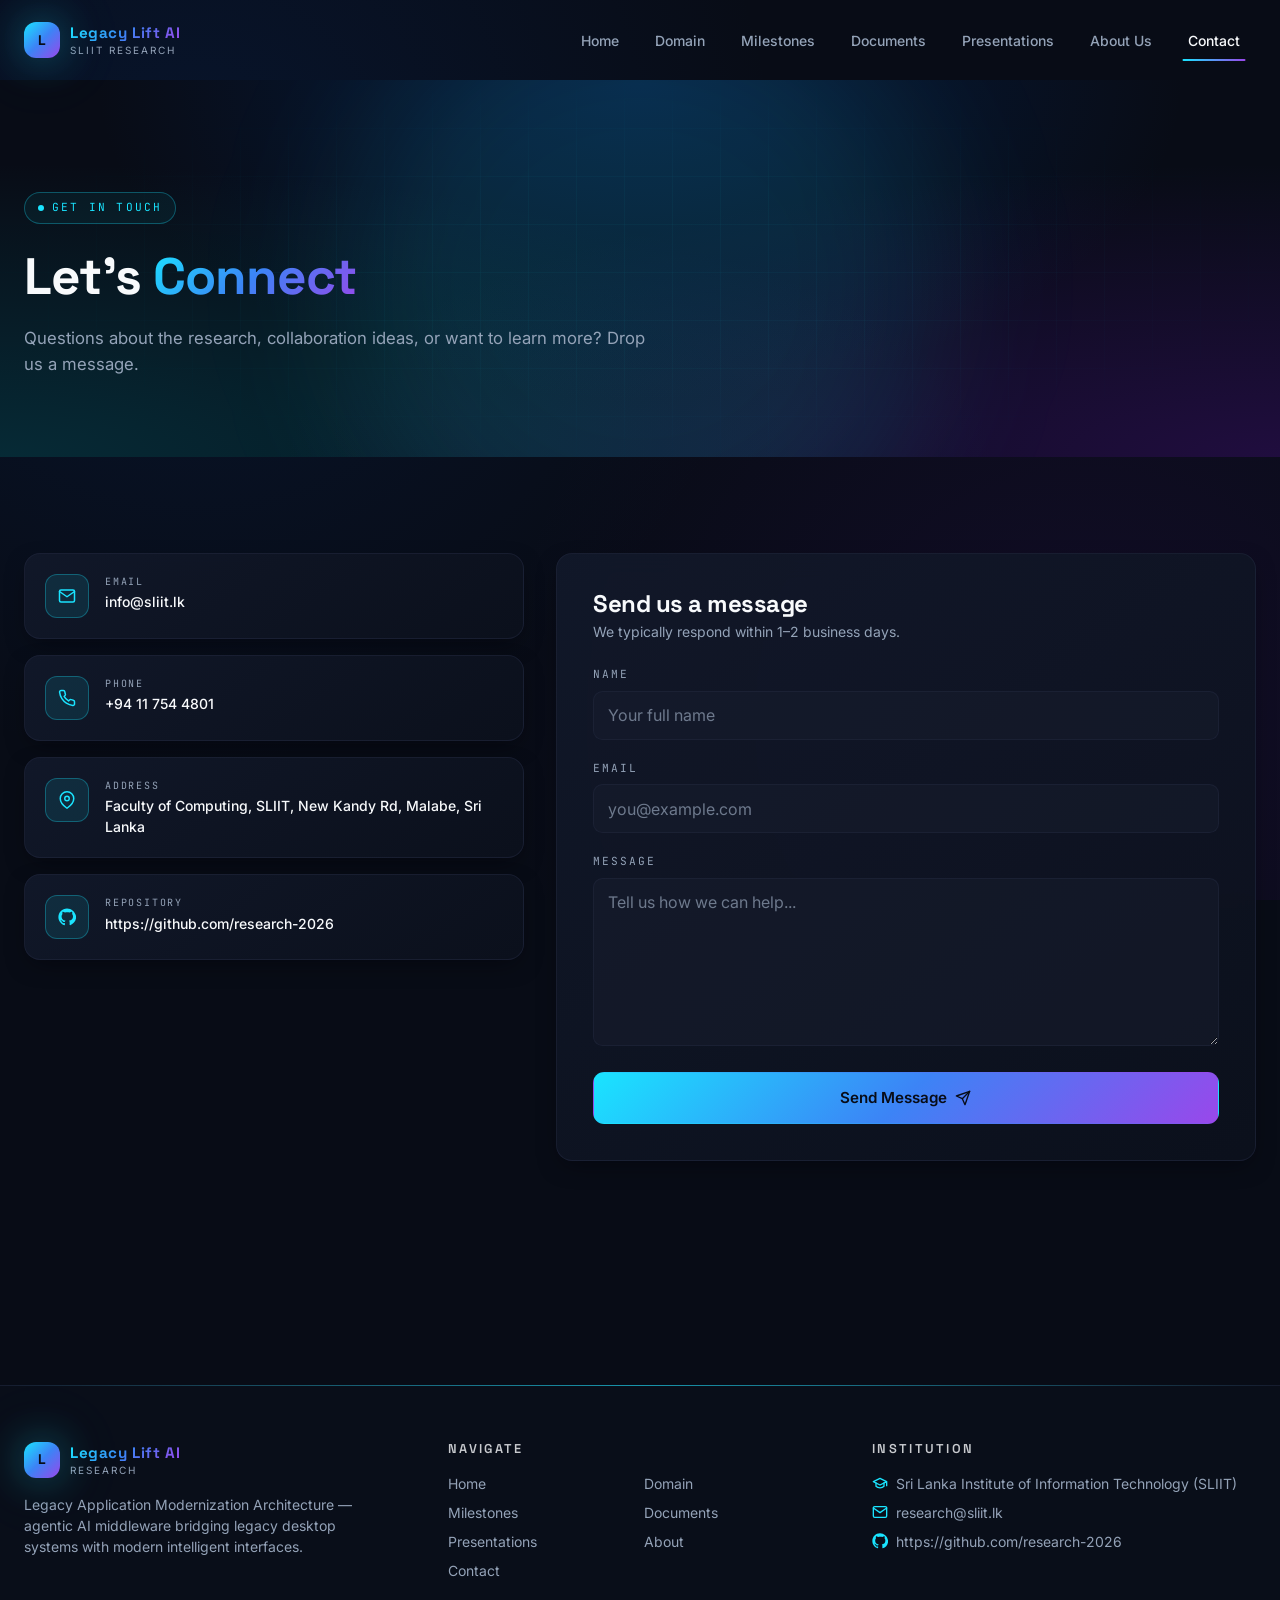
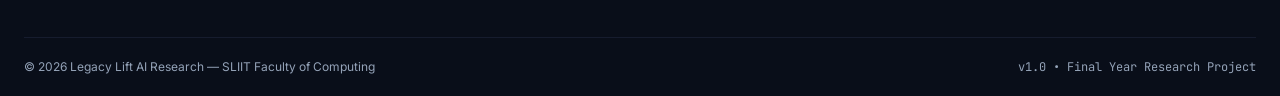
<file: public/static/contact.html>
<!doctype html>
<html lang="en">

<head>
  <meta charset="UTF-8" />
  <meta name="viewport" content="width=device-width, initial-scale=1.0" />
  <title>Contact — Legacy Lift AI Research</title>
  <meta name="description"
    content="Questions about the research, collaboration ideas, or want to learn more? Drop us a message." />
  <link rel="preconnect" href="https://fonts.googleapis.com" />
  <link rel="preconnect" href="https://fonts.gstatic.com" crossorigin />
  <link
    href="https://fonts.googleapis.com/css2?family=Inter:wght@300;400;500;600;700&family=Space+Grotesk:wght@400;500;600;700&family=JetBrains+Mono:wght@400;500&display=swap"
    rel="stylesheet" />
  <link rel="stylesheet" href="styles.css" />
</head>

<body>
  <div class="app-shell">

    <header class="site-header">
      <div class="container">
        <nav class="nav" aria-label="Primary">
          <a class="brand" href="index.html"><span class="brand-mark">L</span><span class="brand-text"><span
                class="brand-name brand-name-grad">Legacy Lift AI</span><span class="brand-sub">SLIIT
                Research</span></span></a>
          <div class="nav-links">
            <a class="nav-link" data-nav="index.html" href="index.html">Home</a>
            <a class="nav-link" data-nav="domain.html" href="domain.html">Domain</a>
            <a class="nav-link" data-nav="milestones.html" href="milestones.html">Milestones</a>
            <a class="nav-link" data-nav="documents.html" href="documents.html">Documents</a>
            <a class="nav-link" data-nav="presentations.html" href="presentations.html">Presentations</a>
            <a class="nav-link" data-nav="about.html" href="about.html">About Us</a>
            <a class="nav-link" data-nav="contact.html" href="contact.html">Contact</a>
          </div>
          <button class="menu-btn" aria-label="Toggle menu" aria-expanded="false">
            <svg class="menu-icon-open" width="20" height="20" viewBox="0 0 24 24" fill="none" stroke="currentColor"
              stroke-width="2" stroke-linecap="round" stroke-linejoin="round">
              <line x1="3" y1="6" x2="21" y2="6" />
              <line x1="3" y1="12" x2="21" y2="12" />
              <line x1="3" y1="18" x2="21" y2="18" />
            </svg>
            <svg class="menu-icon-close" style="display:none" width="20" height="20" viewBox="0 0 24 24" fill="none"
              stroke="currentColor" stroke-width="2" stroke-linecap="round" stroke-linejoin="round">
              <line x1="18" y1="6" x2="6" y2="18" />
              <line x1="6" y1="6" x2="18" y2="18" />
            </svg>
          </button>
        </nav>
      </div>
      <div class="mobile-drawer">
        <div class="container">
          <div class="mobile-drawer-inner">
            <a class="mobile-link" data-nav="index.html" href="index.html">Home</a>
            <a class="mobile-link" data-nav="domain.html" href="domain.html">Domain</a>
            <a class="mobile-link" data-nav="milestones.html" href="milestones.html">Milestones</a>
            <a class="mobile-link" data-nav="documents.html" href="documents.html">Documents</a>
            <a class="mobile-link" data-nav="presentations.html" href="presentations.html">Presentations</a>
            <a class="mobile-link" data-nav="about.html" href="about.html">About Us</a>
            <a class="mobile-link" data-nav="contact.html" href="contact.html">Contact</a>
          </div>
        </div>
      </div>
    </header>

    <main>
      <section class="page-hero">
        <div class="page-hero-grid grid-bg"></div>
        <div class="page-hero-blob"></div>
        <div class="container">
          <div class="page-hero-inner">
            <div class="hero-eyebrow animate-fade-in"><span
                style="width:6px;height:6px;border-radius:9999px;background:hsl(var(--primary));display:inline-block;animation:glow-pulse 4s ease-in-out infinite;"></span>Get
              in Touch</div>
            <h1 class="animate-fade-in-up">Let's <span class="text-gradient">Connect</span></h1>
            <p class="subtitle animate-fade-in-up delay-150">Questions about the research, collaboration ideas, or want
              to learn more? Drop us a message.</p>
          </div>
        </div>
      </section>

      <section class="section">
        <div class="container">
          <div class="contact-grid">
            <div>
              <div class="glow-card contact-info-card animate-fade-in-up">
                <div class="contact-info-icon"><svg width="18" height="18" viewBox="0 0 24 24" fill="none"
                    stroke="currentColor" stroke-width="2" stroke-linecap="round" stroke-linejoin="round">
                    <rect x="2" y="4" width="20" height="16" rx="2" />
                    <polyline points="22 6 12 13 2 6" />
                  </svg></div>
                <div>
                  <p class="contact-info-label">Email</p>
                  <p class="contact-info-value">info@sliit.lk</p>
                </div>
              </div>
              <div class="glow-card contact-info-card animate-fade-in-up delay-100">
                <div class="contact-info-icon"><svg width="18" height="18" viewBox="0 0 24 24" fill="none"
                    stroke="currentColor" stroke-width="2" stroke-linecap="round" stroke-linejoin="round">
                    <path
                      d="M22 16.92v3a2 2 0 0 1-2.18 2 19.79 19.79 0 0 1-8.63-3.07 19.5 19.5 0 0 1-6-6 19.79 19.79 0 0 1-3.07-8.67A2 2 0 0 1 4.11 2h3a2 2 0 0 1 2 1.72c.13.96.37 1.9.7 2.81a2 2 0 0 1-.45 2.11L8.09 9.91a16 16 0 0 0 6 6l1.27-1.27a2 2 0 0 1 2.11-.45c.91.33 1.85.57 2.81.7A2 2 0 0 1 22 16.92z" />
                  </svg></div>
                <div>
                  <p class="contact-info-label">Phone</p>
                  <p class="contact-info-value">+94 11 754 4801</p>
                </div>
              </div>
              <div class="glow-card contact-info-card animate-fade-in-up delay-200">
                <div class="contact-info-icon"><svg width="18" height="18" viewBox="0 0 24 24" fill="none"
                    stroke="currentColor" stroke-width="2" stroke-linecap="round" stroke-linejoin="round">
                    <path d="M21 10c0 7-9 13-9 13s-9-6-9-13a9 9 0 0 1 18 0z" />
                    <circle cx="12" cy="10" r="3" />
                  </svg></div>
                <div>
                  <p class="contact-info-label">Address</p>
                  <p class="contact-info-value">Faculty of Computing, SLIIT, New Kandy Rd, Malabe, Sri Lanka</p>
                </div>
              </div>
              <div class="glow-card contact-info-card animate-fade-in-up delay-300">
                <div class="contact-info-icon"><svg width="18" height="18" viewBox="0 0 24 24" fill="currentColor">
                    <path
                      d="M12 .5C5.6.5.5 5.6.5 12c0 5.1 3.3 9.4 7.9 10.9.6.1.8-.3.8-.6v-2.2c-3.2.7-3.9-1.5-3.9-1.5-.5-1.3-1.3-1.7-1.3-1.7-1.1-.7.1-.7.1-.7 1.2.1 1.8 1.2 1.8 1.2 1 1.8 2.7 1.3 3.4 1 .1-.8.4-1.3.8-1.6-2.6-.3-5.3-1.3-5.3-5.7 0-1.3.5-2.3 1.2-3.1-.1-.3-.5-1.5.1-3.1 0 0 1-.3 3.3 1.2.9-.3 2-.4 3-.4s2.1.1 3 .4c2.3-1.6 3.3-1.2 3.3-1.2.7 1.6.2 2.8.1 3.1.8.8 1.2 1.9 1.2 3.1 0 4.4-2.7 5.4-5.3 5.7.4.4.8 1.1.8 2.2v3.3c0 .3.2.7.8.6 4.6-1.5 7.9-5.8 7.9-10.9C23.5 5.6 18.4.5 12 .5z" />
                  </svg></div>
                <div>
                  <p class="contact-info-label">Repository</p>
                  <p class="contact-info-value">https://github.com/research-2026</p>
                </div>
              </div>
            </div>

            <form id="contact-form" class="glow-card contact-form animate-fade-in-up delay-200" novalidate>
              <h2>Send us a message</h2>
              <p class="form-hint">We typically respond within 1–2 business days.</p>

              <div class="field">
                <label for="name">Name</label>
                <input id="name" name="name" type="text" placeholder="Your full name" autocomplete="name" />
              </div>
              <div class="field">
                <label for="email">Email</label>
                <input id="email" name="email" type="email" placeholder="you@example.com" autocomplete="email" />
              </div>
              <div class="field">
                <label for="message">Message</label>
                <textarea id="message" name="message" rows="6" placeholder="Tell us how we can help..."></textarea>
              </div>

              <button type="submit" class="btn btn-lg btn-primary btn-block">
                Send Message
                <svg width="16" height="16" viewBox="0 0 24 24" fill="none" stroke="currentColor" stroke-width="2"
                  stroke-linecap="round" stroke-linejoin="round">
                  <line x1="22" y1="2" x2="11" y2="13" />
                  <polygon points="22 2 15 22 11 13 2 9 22 2" />
                </svg>
              </button>
            </form>
          </div>
        </div>
      </section>
    </main>

    <footer class="site-footer">
      <div class="container">
        <div class="footer-grid">
          <div>
            <a class="brand" href="index.html"><span class="brand-mark">L</span><span class="brand-text"><span
                  class="brand-name brand-name-grad">Legacy Lift AI</span><span
                  class="brand-sub">Research</span></span></a>
            <p class="footer-blurb">Legacy Application Modernization Architecture — agentic AI middleware bridging
              legacy desktop systems with modern intelligent interfaces.</p>
          </div>
          <div>
            <h4>Navigate</h4>
            <div class="footer-nav">
              <a href="index.html">Home</a><a href="domain.html">Domain</a><a href="milestones.html">Milestones</a><a
                href="documents.html">Documents</a><a href="presentations.html">Presentations</a><a
                href="about.html">About</a><a href="contact.html">Contact</a>
            </div>
          </div>
          <div>
            <h4>Institution</h4>
            <ul class="footer-info">
              <li><svg width="16" height="16" viewBox="0 0 24 24" fill="none" stroke="currentColor" stroke-width="2"
                  stroke-linecap="round" stroke-linejoin="round">
                  <path d="M22 10v6M2 10l10-5 10 5-10 5z" />
                  <path d="M6 12v5c3 3 9 3 12 0v-5" />
                </svg><span>Sri Lanka Institute of Information Technology (SLIIT)</span></li>
              <li><svg width="16" height="16" viewBox="0 0 24 24" fill="none" stroke="currentColor" stroke-width="2"
                  stroke-linecap="round" stroke-linejoin="round">
                  <rect x="2" y="4" width="20" height="16" rx="2" />
                  <polyline points="22 6 12 13 2 6" />
                </svg><span>research@sliit.lk</span></li>
              <li><svg width="16" height="16" viewBox="0 0 24 24" fill="currentColor">
                  <path
                    d="M12 .5C5.6.5.5 5.6.5 12c0 5.1 3.3 9.4 7.9 10.9.6.1.8-.3.8-.6v-2.2c-3.2.7-3.9-1.5-3.9-1.5-.5-1.3-1.3-1.7-1.3-1.7-1.1-.7.1-.7.1-.7 1.2.1 1.8 1.2 1.8 1.2 1 1.8 2.7 1.3 3.4 1 .1-.8.4-1.3.8-1.6-2.6-.3-5.3-1.3-5.3-5.7 0-1.3.5-2.3 1.2-3.1-.1-.3-.5-1.5.1-3.1 0 0 1-.3 3.3 1.2.9-.3 2-.4 3-.4s2.1.1 3 .4c2.3-1.6 3.3-1.2 3.3-1.2.7 1.6.2 2.8.1 3.1.8.8 1.2 1.9 1.2 3.1 0 4.4-2.7 5.4-5.3 5.7.4.4.8 1.1.8 2.2v3.3c0 .3.2.7.8.6 4.6-1.5 7.9-5.8 7.9-10.9C23.5 5.6 18.4.5 12 .5z" />
                </svg><span>https://github.com/research-2026</span></li>
            </ul>
          </div>
        </div>
        <div class="footer-bottom">
          <p>© <span data-year>2025</span> Legacy Lift AI Research — SLIIT Faculty of Computing</p>
          <p class="font-mono">v1.0 • Final Year Research Project</p>
        </div>
      </div>
    </footer>

  </div>
  <script src="script.js" defer></script>
</body>

</html>
</file>
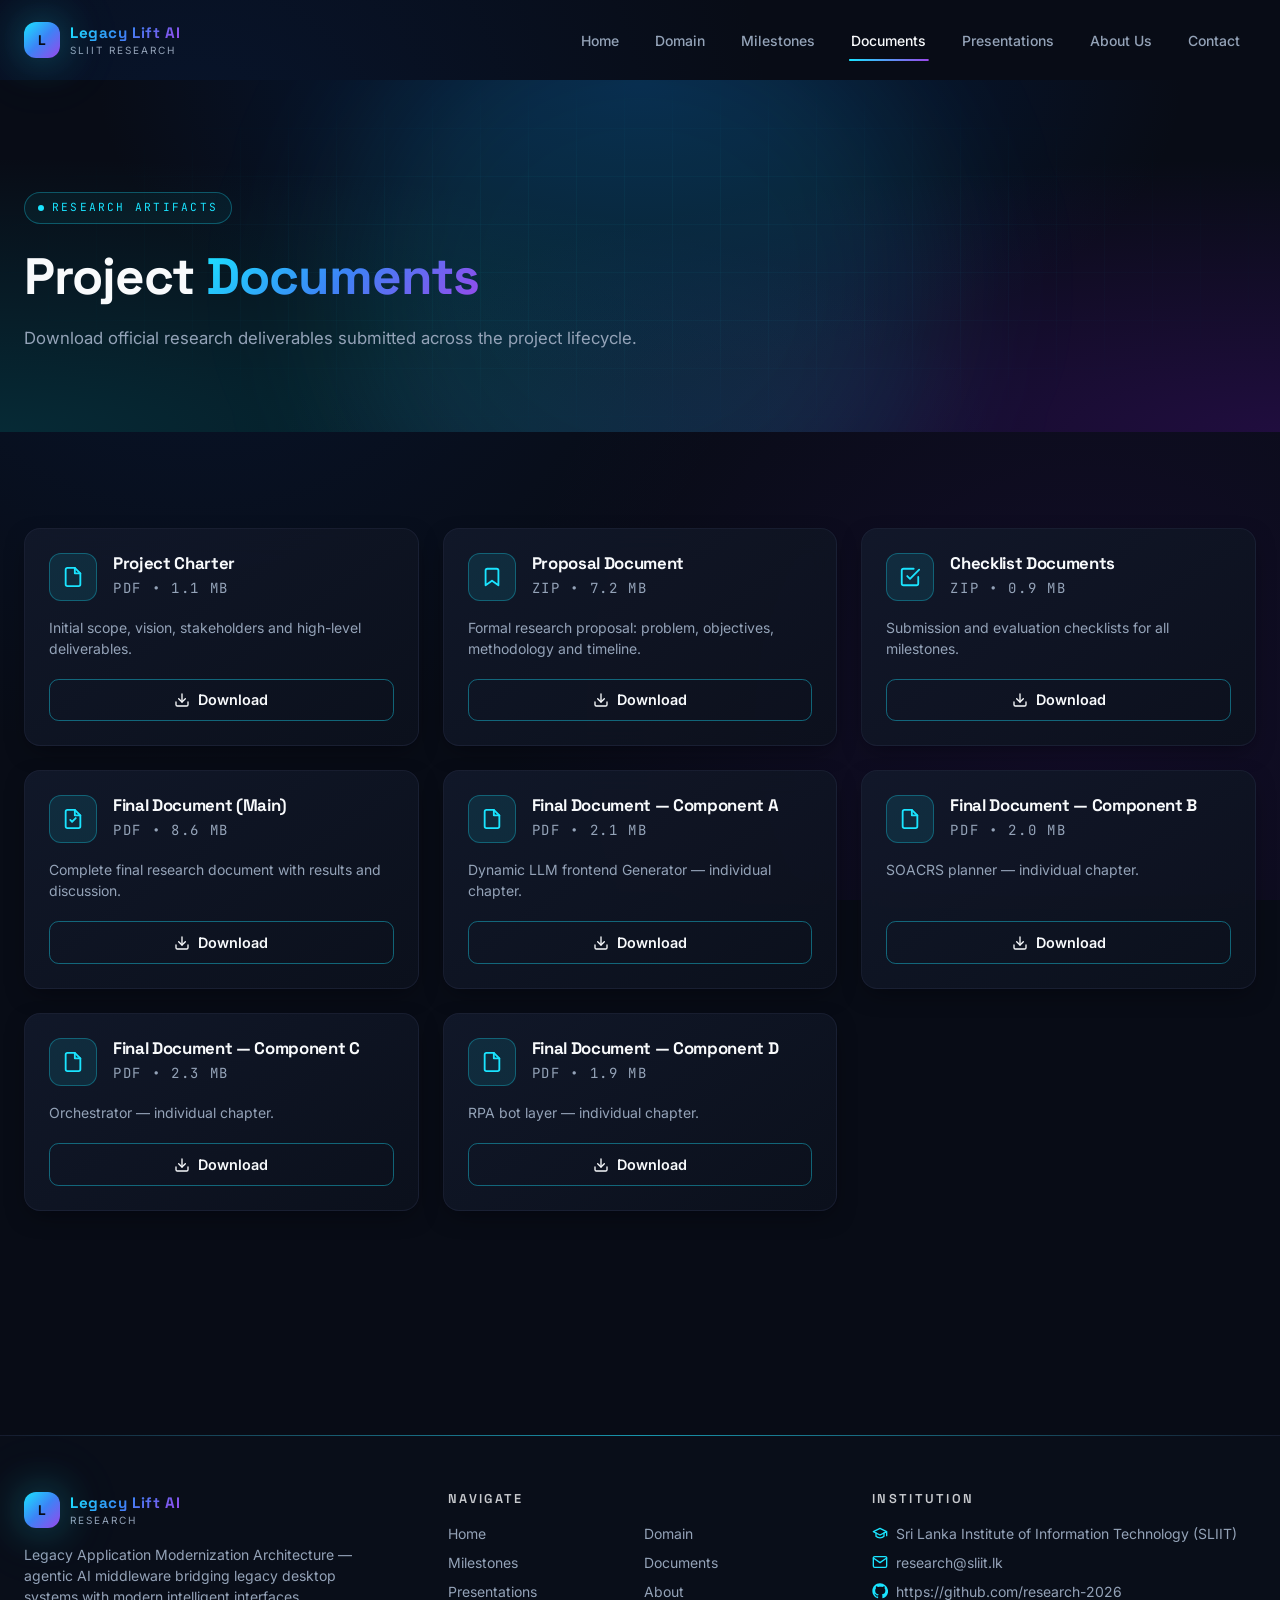
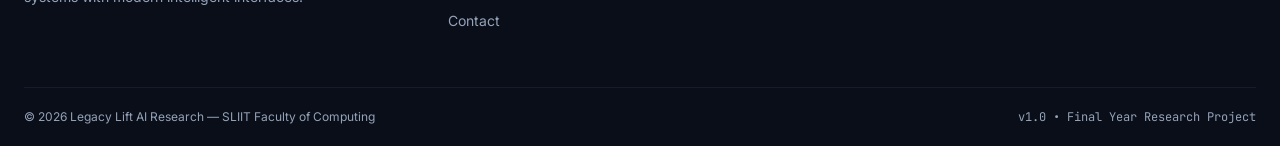
<file: public/static/documents.html>
<!doctype html>
<html lang="en">

<head>
  <meta charset="UTF-8" />
  <meta name="viewport" content="width=device-width, initial-scale=1.0" />
  <title>Project Documents — Legacy Lift AI Research</title>
  <meta name="description" content="Download official research deliverables submitted across the project lifecycle." />
  <link rel="preconnect" href="https://fonts.googleapis.com" />
  <link rel="preconnect" href="https://fonts.gstatic.com" crossorigin />
  <link
    href="https://fonts.googleapis.com/css2?family=Inter:wght@300;400;500;600;700&family=Space+Grotesk:wght@400;500;600;700&family=JetBrains+Mono:wght@400;500&display=swap"
    rel="stylesheet" />
  <link rel="stylesheet" href="styles.css" />
</head>

<body>
  <div class="app-shell">

    <header class="site-header">
      <div class="container">
        <nav class="nav" aria-label="Primary">
          <a class="brand" href="index.html"><span class="brand-mark">L</span><span class="brand-text"><span
                class="brand-name brand-name-grad">Legacy Lift AI</span><span class="brand-sub">SLIIT
                Research</span></span></a>
          <div class="nav-links">
            <a class="nav-link" data-nav="index.html" href="index.html">Home</a>
            <a class="nav-link" data-nav="domain.html" href="domain.html">Domain</a>
            <a class="nav-link" data-nav="milestones.html" href="milestones.html">Milestones</a>
            <a class="nav-link" data-nav="documents.html" href="documents.html">Documents</a>
            <a class="nav-link" data-nav="presentations.html" href="presentations.html">Presentations</a>
            <a class="nav-link" data-nav="about.html" href="about.html">About Us</a>
            <a class="nav-link" data-nav="contact.html" href="contact.html">Contact</a>
          </div>
          <button class="menu-btn" aria-label="Toggle menu" aria-expanded="false">
            <svg class="menu-icon-open" width="20" height="20" viewBox="0 0 24 24" fill="none" stroke="currentColor"
              stroke-width="2" stroke-linecap="round" stroke-linejoin="round">
              <line x1="3" y1="6" x2="21" y2="6" />
              <line x1="3" y1="12" x2="21" y2="12" />
              <line x1="3" y1="18" x2="21" y2="18" />
            </svg>
            <svg class="menu-icon-close" style="display:none" width="20" height="20" viewBox="0 0 24 24" fill="none"
              stroke="currentColor" stroke-width="2" stroke-linecap="round" stroke-linejoin="round">
              <line x1="18" y1="6" x2="6" y2="18" />
              <line x1="6" y1="6" x2="18" y2="18" />
            </svg>
          </button>
        </nav>
      </div>
      <div class="mobile-drawer">
        <div class="container">
          <div class="mobile-drawer-inner">
            <a class="mobile-link" data-nav="index.html" href="index.html">Home</a>
            <a class="mobile-link" data-nav="domain.html" href="domain.html">Domain</a>
            <a class="mobile-link" data-nav="milestones.html" href="milestones.html">Milestones</a>
            <a class="mobile-link" data-nav="documents.html" href="documents.html">Documents</a>
            <a class="mobile-link" data-nav="presentations.html" href="presentations.html">Presentations</a>
            <a class="mobile-link" data-nav="about.html" href="about.html">About Us</a>
            <a class="mobile-link" data-nav="contact.html" href="contact.html">Contact</a>
          </div>
        </div>
      </div>
    </header>

    <main>
      <section class="page-hero">
        <div class="page-hero-grid grid-bg"></div>
        <div class="page-hero-blob"></div>
        <div class="container">
          <div class="page-hero-inner">
            <div class="hero-eyebrow animate-fade-in"><span
                style="width:6px;height:6px;border-radius:9999px;background:hsl(var(--primary));display:inline-block;animation:glow-pulse 4s ease-in-out infinite;"></span>Research
              Artifacts</div>
            <h1 class="animate-fade-in-up">Project <span class="text-gradient">Documents</span></h1>
            <p class="subtitle animate-fade-in-up delay-150">Download official research deliverables submitted across
              the project lifecycle.</p>
          </div>
        </div>
      </section>

      <section class="section">
        <div class="container">
          <div class="doc-grid">

            <article class="glow-card doc-card animate-fade-in-up">
              <div class="doc-head">
                <div class="doc-icon"><svg width="22" height="22" viewBox="0 0 24 24" fill="none" stroke="currentColor"
                    stroke-width="2" stroke-linecap="round" stroke-linejoin="round">
                    <path d="M14 2H6a2 2 0 0 0-2 2v16a2 2 0 0 0 2 2h12a2 2 0 0 0 2-2V8z" />
                    <polyline points="14 2 14 8 20 8" />
                  </svg></div>
                <div>
                  <h3>Project Charter</h3>
                  <p class="doc-meta">PDF • 1.1 MB</p>
                </div>
              </div>
              <p>Initial scope, vision, stakeholders and high-level deliverables.</p>
              <a class="btn btn-outline"
                href="https://drive.google.com/file/d/1viKZU8hNKPaHzr6ZWG0IJOe9UDd304nO/view?usp=drive_link"
                target="_blank"><svg width="16" height="16" viewBox="0 0 24 24" fill="none" stroke="currentColor"
                  stroke-width="2" stroke-linecap="round" stroke-linejoin="round">
                  <path d="M21 15v4a2 2 0 0 1-2 2H5a2 2 0 0 1-2-2v-4" />
                  <polyline points="7 10 12 15 17 10" />
                  <line x1="12" y1="15" x2="12" y2="3" />
                </svg>Download</a>
            </article>

            <article class="glow-card doc-card animate-fade-in-up delay-100">
              <div class="doc-head">
                <div class="doc-icon"><svg width="22" height="22" viewBox="0 0 24 24" fill="none" stroke="currentColor"
                    stroke-width="2" stroke-linecap="round" stroke-linejoin="round">
                    <path d="M19 21l-7-5-7 5V5a2 2 0 0 1 2-2h10a2 2 0 0 1 2 2z" />
                  </svg></div>
                <div>
                  <h3>Proposal Document</h3>
                  <p class="doc-meta">ZIP • 7.2 MB</p>
                </div>
              </div>
              <p>Formal research proposal: problem, objectives, methodology and timeline.</p>
              <a class="btn btn-outline"
                href="https://drive.google.com/file/d/16zhacTtiRtdYgb5c6MrLV7sFbvSdLVvY/view?usp=drive_link"
                target="_blank"><svg width="16" height="16" viewBox="0 0 24 24" fill="none" stroke="currentColor"
                  stroke-width="2" stroke-linecap="round" stroke-linejoin="round">
                  <path d="M21 15v4a2 2 0 0 1-2 2H5a2 2 0 0 1-2-2v-4" />
                  <polyline points="7 10 12 15 17 10" />
                  <line x1="12" y1="15" x2="12" y2="3" />
                </svg>Download</a>
            </article>

            <article class="glow-card doc-card animate-fade-in-up delay-200">
              <div class="doc-head">
                <div class="doc-icon"><svg width="22" height="22" viewBox="0 0 24 24" fill="none" stroke="currentColor"
                    stroke-width="2" stroke-linecap="round" stroke-linejoin="round">
                    <polyline points="9 11 12 14 22 4" />
                    <path d="M21 12v7a2 2 0 0 1-2 2H5a2 2 0 0 1-2-2V5a2 2 0 0 1 2-2h11" />
                  </svg></div>
                <div>
                  <h3>Checklist Documents</h3>
                  <p class="doc-meta">ZIP • 0.9 MB</p>
                </div>
              </div>
              <p>Submission and evaluation checklists for all milestones.</p>
              <a class="btn btn-outline"
                href="https://drive.google.com/file/d/1pPAeLF9n6g6MslJDPE4JSYiBOsqLYNvl/view?usp=sharing"
                target="_blank"><svg width="16" height="16" viewBox="0 0 24 24" fill="none" stroke="currentColor"
                  stroke-width="2" stroke-linecap="round" stroke-linejoin="round">
                  <path d="M21 15v4a2 2 0 0 1-2 2H5a2 2 0 0 1-2-2v-4" />
                  <polyline points="7 10 12 15 17 10" />
                  <line x1="12" y1="15" x2="12" y2="3" />
                </svg>Download</a>
            </article>

            <article class="glow-card doc-card animate-fade-in-up delay-300">
              <div class="doc-head">
                <div class="doc-icon"><svg width="22" height="22" viewBox="0 0 24 24" fill="none" stroke="currentColor"
                    stroke-width="2" stroke-linecap="round" stroke-linejoin="round">
                    <path d="M14 2H6a2 2 0 0 0-2 2v16a2 2 0 0 0 2 2h12a2 2 0 0 0 2-2V8z" />
                    <polyline points="14 2 14 8 20 8" />
                    <polyline points="9 13 11 15 15 11" />
                  </svg></div>
                <div>
                  <h3>Final Document (Main)</h3>
                  <p class="doc-meta">PDF • 8.6 MB</p>
                </div>
              </div>
              <p>Complete final research document with results and discussion.</p>
              <a class="btn btn-outline"
                href="https://drive.google.com/file/d/1aoJQeBDssvwm8emrr2drC05bFyIvaZjn/view?usp=drive_link"
                target="_blank"><svg width="16" height="16" viewBox="0 0 24 24" fill="none" stroke="currentColor"
                  stroke-width="2" stroke-linecap="round" stroke-linejoin="round">
                  <path d="M21 15v4a2 2 0 0 1-2 2H5a2 2 0 0 1-2-2v-4" />
                  <polyline points="7 10 12 15 17 10" />
                  <line x1="12" y1="15" x2="12" y2="3" />
                </svg>Download</a>
            </article>

            <article class="glow-card doc-card animate-fade-in-up delay-450">
              <div class="doc-head">
                <div class="doc-icon"><svg width="22" height="22" viewBox="0 0 24 24" fill="none" stroke="currentColor"
                    stroke-width="2" stroke-linecap="round" stroke-linejoin="round">
                    <path d="M14 2H6a2 2 0 0 0-2 2v16a2 2 0 0 0 2 2h12a2 2 0 0 0 2-2V8z" />
                    <polyline points="14 2 14 8 20 8" />
                  </svg></div>
                <div>
                  <h3>Final Document — Component A</h3>
                  <p class="doc-meta">PDF • 2.1 MB</p>
                </div>
              </div>
              <p>Dynamic LLM frontend Generator — individual chapter.</p>
              <a class="btn btn-outline"
                href="https://drive.google.com/file/d/116PSuuL9wACl9rt6ciqOxOiOvKqplIZN/view?usp=drive_link"
                target="_blank"><svg width="16" height="16" viewBox="0 0 24 24" fill="none" stroke="currentColor"
                  stroke-width="2" stroke-linecap="round" stroke-linejoin="round">
                  <path d="M21 15v4a2 2 0 0 1-2 2H5a2 2 0 0 1-2-2v-4" />
                  <polyline points="7 10 12 15 17 10" />
                  <line x1="12" y1="15" x2="12" y2="3" />
                </svg>Download</a>
            </article>

            <article class="glow-card doc-card animate-fade-in-up delay-450">
              <div class="doc-head">
                <div class="doc-icon"><svg width="22" height="22" viewBox="0 0 24 24" fill="none" stroke="currentColor"
                    stroke-width="2" stroke-linecap="round" stroke-linejoin="round">
                    <path d="M14 2H6a2 2 0 0 0-2 2v16a2 2 0 0 0 2 2h12a2 2 0 0 0 2-2V8z" />
                    <polyline points="14 2 14 8 20 8" />
                  </svg></div>
                <div>
                  <h3>Final Document — Component B</h3>
                  <p class="doc-meta">PDF • 2.0 MB</p>
                </div>
              </div>
              <p>SOACRS planner — individual chapter.</p>
              <a class="btn btn-outline"
                href="https://drive.google.com/file/d/1EozG4nVUmCAu4RsvzI1YxTBSzE8yu980/view?usp=drive_link"
                target="_blank"><svg width="16" height="16" viewBox="0 0 24 24" fill="none" stroke="currentColor"
                  stroke-width="2" stroke-linecap="round" stroke-linejoin="round">
                  <path d="M21 15v4a2 2 0 0 1-2 2H5a2 2 0 0 1-2-2v-4" />
                  <polyline points="7 10 12 15 17 10" />
                  <line x1="12" y1="15" x2="12" y2="3" />
                </svg>Download</a>
            </article>

            <article class="glow-card doc-card animate-fade-in-up delay-450">
              <div class="doc-head">
                <div class="doc-icon"><svg width="22" height="22" viewBox="0 0 24 24" fill="none" stroke="currentColor"
                    stroke-width="2" stroke-linecap="round" stroke-linejoin="round">
                    <path d="M14 2H6a2 2 0 0 0-2 2v16a2 2 0 0 0 2 2h12a2 2 0 0 0 2-2V8z" />
                    <polyline points="14 2 14 8 20 8" />
                  </svg></div>
                <div>
                  <h3>Final Document — Component C</h3>
                  <p class="doc-meta">PDF • 2.3 MB</p>
                </div>
              </div>
              <p>Orchestrator — individual chapter.</p>
              <a class="btn btn-outline"
                href="https://drive.google.com/file/d/1YZ12o48Q4FVbGBw869KnSwSegPf_emKc/view?usp=drive_link"
                target="_blank"><svg width="16" height="16" viewBox="0 0 24 24" fill="none" stroke="currentColor"
                  stroke-width="2" stroke-linecap="round" stroke-linejoin="round">
                  <path d="M21 15v4a2 2 0 0 1-2 2H5a2 2 0 0 1-2-2v-4" />
                  <polyline points="7 10 12 15 17 10" />
                  <line x1="12" y1="15" x2="12" y2="3" />
                </svg>Download</a>
            </article>

            <article class="glow-card doc-card animate-fade-in-up delay-450">
              <div class="doc-head">
                <div class="doc-icon"><svg width="22" height="22" viewBox="0 0 24 24" fill="none" stroke="currentColor"
                    stroke-width="2" stroke-linecap="round" stroke-linejoin="round">
                    <path d="M14 2H6a2 2 0 0 0-2 2v16a2 2 0 0 0 2 2h12a2 2 0 0 0 2-2V8z" />
                    <polyline points="14 2 14 8 20 8" />
                  </svg></div>
                <div>
                  <h3>Final Document — Component D</h3>
                  <p class="doc-meta">PDF • 1.9 MB</p>
                </div>
              </div>
              <p>RPA bot layer — individual chapter.</p>
              <a class="btn btn-outline"
                href="https://drive.google.com/file/d/1Kir_aac5HIPLwK4lQoZI75qwGm59rizm/view?usp=drive_link"
                target="_blank"><svg width="16" height="16" viewBox="0 0 24 24" fill="none" stroke="currentColor"
                  stroke-width="2" stroke-linecap="round" stroke-linejoin="round">
                  <path d="M21 15v4a2 2 0 0 1-2 2H5a2 2 0 0 1-2-2v-4" />
                  <polyline points="7 10 12 15 17 10" />
                  <line x1="12" y1="15" x2="12" y2="3" />
                </svg>Download</a>
            </article>

          </div>
        </div>
      </section>
    </main>

    <footer class="site-footer">
      <div class="container">
        <div class="footer-grid">
          <div>
            <a class="brand" href="index.html"><span class="brand-mark">L</span><span class="brand-text"><span
                  class="brand-name brand-name-grad">Legacy Lift AI</span><span
                  class="brand-sub">Research</span></span></a>
            <p class="footer-blurb">Legacy Application Modernization Architecture — agentic AI middleware bridging
              legacy desktop systems with modern intelligent interfaces.</p>
          </div>
          <div>
            <h4>Navigate</h4>
            <div class="footer-nav">
              <a href="index.html">Home</a><a href="domain.html">Domain</a><a href="milestones.html">Milestones</a><a
                href="documents.html">Documents</a><a href="presentations.html">Presentations</a><a
                href="about.html">About</a><a href="contact.html">Contact</a>
            </div>
          </div>
          <div>
            <h4>Institution</h4>
            <ul class="footer-info">
              <li><svg width="16" height="16" viewBox="0 0 24 24" fill="none" stroke="currentColor" stroke-width="2"
                  stroke-linecap="round" stroke-linejoin="round">
                  <path d="M22 10v6M2 10l10-5 10 5-10 5z" />
                  <path d="M6 12v5c3 3 9 3 12 0v-5" />
                </svg><span>Sri Lanka Institute of Information Technology (SLIIT)</span></li>
              <li><svg width="16" height="16" viewBox="0 0 24 24" fill="none" stroke="currentColor" stroke-width="2"
                  stroke-linecap="round" stroke-linejoin="round">
                  <rect x="2" y="4" width="20" height="16" rx="2" />
                  <polyline points="22 6 12 13 2 6" />
                </svg><span>research@sliit.lk</span></li>
              <li><svg width="16" height="16" viewBox="0 0 24 24" fill="currentColor">
                  <path
                    d="M12 .5C5.6.5.5 5.6.5 12c0 5.1 3.3 9.4 7.9 10.9.6.1.8-.3.8-.6v-2.2c-3.2.7-3.9-1.5-3.9-1.5-.5-1.3-1.3-1.7-1.3-1.7-1.1-.7.1-.7.1-.7 1.2.1 1.8 1.2 1.8 1.2 1 1.8 2.7 1.3 3.4 1 .1-.8.4-1.3.8-1.6-2.6-.3-5.3-1.3-5.3-5.7 0-1.3.5-2.3 1.2-3.1-.1-.3-.5-1.5.1-3.1 0 0 1-.3 3.3 1.2.9-.3 2-.4 3-.4s2.1.1 3 .4c2.3-1.6 3.3-1.2 3.3-1.2.7 1.6.2 2.8.1 3.1.8.8 1.2 1.9 1.2 3.1 0 4.4-2.7 5.4-5.3 5.7.4.4.8 1.1.8 2.2v3.3c0 .3.2.7.8.6 4.6-1.5 7.9-5.8 7.9-10.9C23.5 5.6 18.4.5 12 .5z" />
                </svg><span>https://github.com/research-2026</span></li>
            </ul>
          </div>
        </div>
        <div class="footer-bottom">
          <p>© <span data-year>2025</span> Legacy Lift AI Research — SLIIT Faculty of Computing</p>
          <p class="font-mono">v1.0 • Final Year Research Project</p>
        </div>
      </div>
    </footer>

  </div>
  <script src="script.js" defer></script>
</body>

</html>
</file>
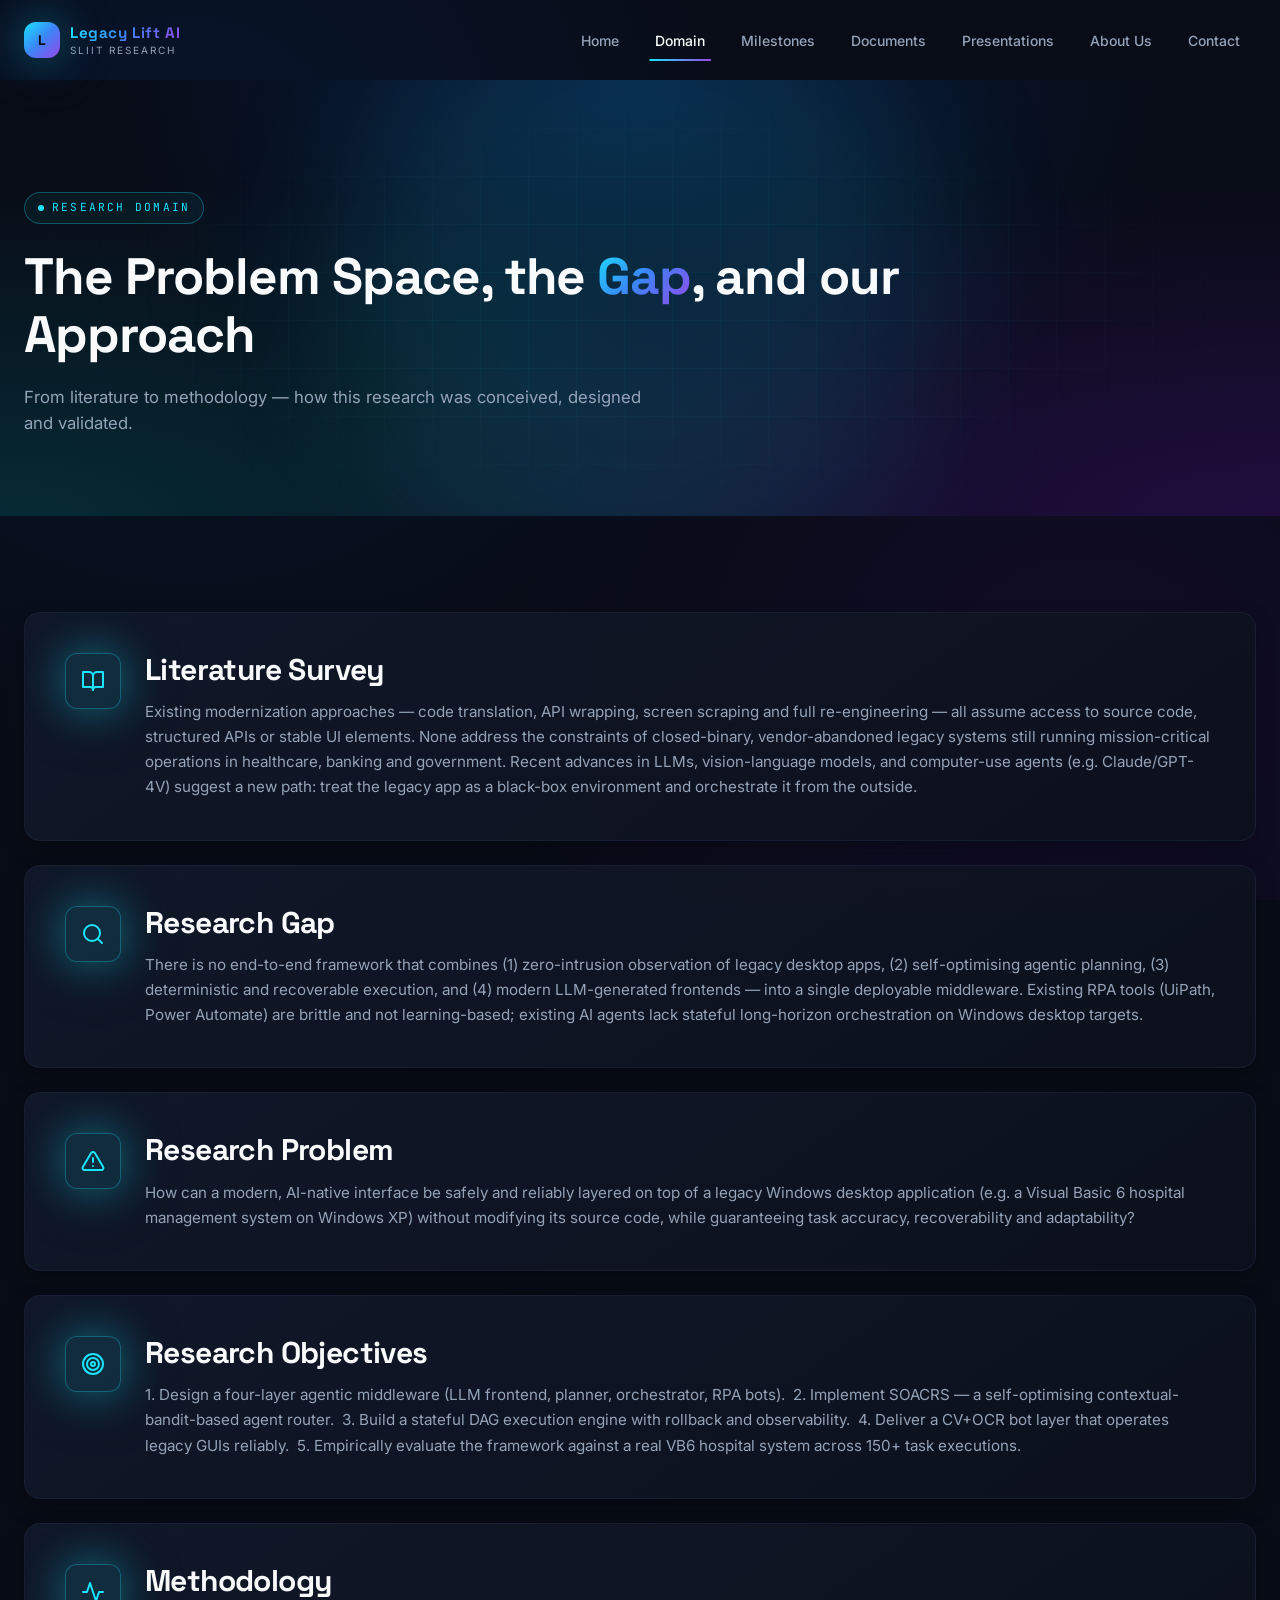
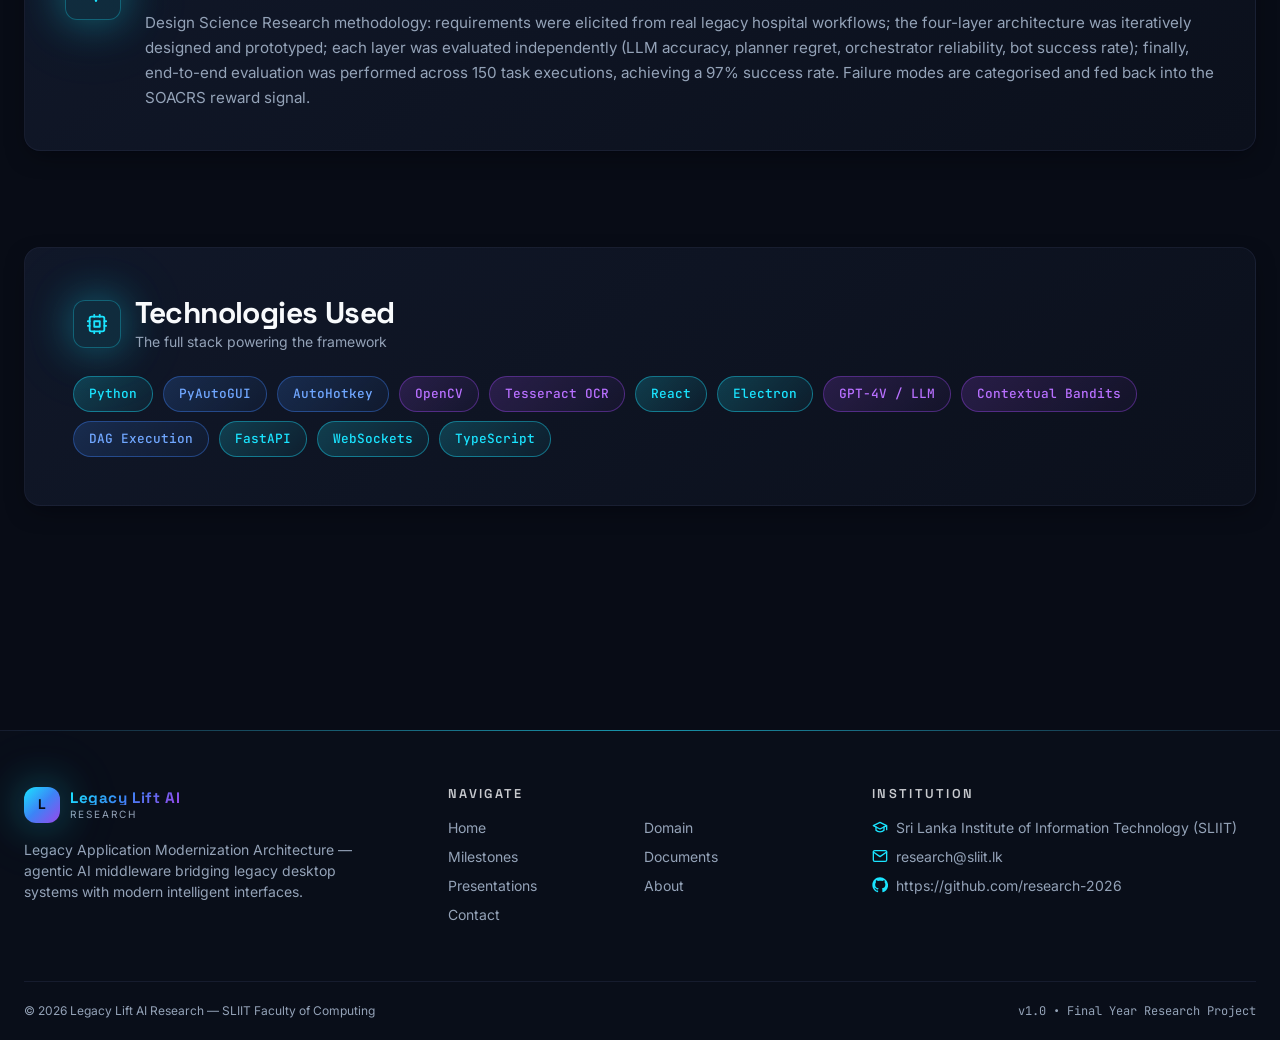
<file: public/static/domain.html>
<!doctype html>
<html lang="en">

<head>
  <meta charset="UTF-8" />
  <meta name="viewport" content="width=device-width, initial-scale=1.0" />
  <title>Research Domain — Legacy Application Modernization Architecture</title>
  <meta name="description"
    content="Literature survey, research gap, problem, objectives and methodology for the agentic AI middleware framework." />
  <link rel="preconnect" href="https://fonts.googleapis.com" />
  <link rel="preconnect" href="https://fonts.gstatic.com" crossorigin />
  <link
    href="https://fonts.googleapis.com/css2?family=Inter:wght@300;400;500;600;700&family=Space+Grotesk:wght@400;500;600;700&family=JetBrains+Mono:wght@400;500&display=swap"
    rel="stylesheet" />
  <link rel="stylesheet" href="styles.css" />
</head>

<body>
  <div class="app-shell">

    <header class="site-header">
      <div class="container">
        <nav class="nav" aria-label="Primary">
          <a class="brand" href="index.html"><span class="brand-mark">L</span><span class="brand-text"><span
                class="brand-name brand-name-grad">Legacy Lift AI</span><span class="brand-sub">SLIIT
                Research</span></span></a>
          <div class="nav-links">
            <a class="nav-link" data-nav="index.html" href="index.html">Home</a>
            <a class="nav-link" data-nav="domain.html" href="domain.html">Domain</a>
            <a class="nav-link" data-nav="milestones.html" href="milestones.html">Milestones</a>
            <a class="nav-link" data-nav="documents.html" href="documents.html">Documents</a>
            <a class="nav-link" data-nav="presentations.html" href="presentations.html">Presentations</a>
            <a class="nav-link" data-nav="about.html" href="about.html">About Us</a>
            <a class="nav-link" data-nav="contact.html" href="contact.html">Contact</a>
          </div>
          <button class="menu-btn" aria-label="Toggle menu" aria-expanded="false">
            <svg class="menu-icon-open" width="20" height="20" viewBox="0 0 24 24" fill="none" stroke="currentColor"
              stroke-width="2" stroke-linecap="round" stroke-linejoin="round">
              <line x1="3" y1="6" x2="21" y2="6" />
              <line x1="3" y1="12" x2="21" y2="12" />
              <line x1="3" y1="18" x2="21" y2="18" />
            </svg>
            <svg class="menu-icon-close" style="display:none" width="20" height="20" viewBox="0 0 24 24" fill="none"
              stroke="currentColor" stroke-width="2" stroke-linecap="round" stroke-linejoin="round">
              <line x1="18" y1="6" x2="6" y2="18" />
              <line x1="6" y1="6" x2="18" y2="18" />
            </svg>
          </button>
        </nav>
      </div>
      <div class="mobile-drawer">
        <div class="container">
          <div class="mobile-drawer-inner">
            <a class="mobile-link" data-nav="index.html" href="index.html">Home</a>
            <a class="mobile-link" data-nav="domain.html" href="domain.html">Domain</a>
            <a class="mobile-link" data-nav="milestones.html" href="milestones.html">Milestones</a>
            <a class="mobile-link" data-nav="documents.html" href="documents.html">Documents</a>
            <a class="mobile-link" data-nav="presentations.html" href="presentations.html">Presentations</a>
            <a class="mobile-link" data-nav="about.html" href="about.html">About Us</a>
            <a class="mobile-link" data-nav="contact.html" href="contact.html">Contact</a>
          </div>
        </div>
      </div>
    </header>

    <main>
      <section class="page-hero">
        <div class="page-hero-grid grid-bg"></div>
        <div class="page-hero-blob"></div>
        <div class="container">
          <div class="page-hero-inner">
            <div class="hero-eyebrow animate-fade-in"><span
                style="width:6px;height:6px;border-radius:9999px;background:hsl(var(--primary));display:inline-block;animation:glow-pulse 4s ease-in-out infinite;"></span>Research
              Domain</div>
            <h1 class="animate-fade-in-up">The Problem Space, the <span class="text-gradient">Gap</span>, and our
              Approach</h1>
            <p class="subtitle animate-fade-in-up delay-150">From literature to methodology — how this research was
              conceived, designed and validated.</p>
          </div>
        </div>
      </section>

      <section class="section">
        <div class="container">
          <div class="research-stack">

            <article class="glow-card research-card animate-fade-in-up">
              <div class="research-icon"><svg width="24" height="24" viewBox="0 0 24 24" fill="none"
                  stroke="currentColor" stroke-width="2" stroke-linecap="round" stroke-linejoin="round">
                  <path d="M2 3h6a4 4 0 0 1 4 4v14a3 3 0 0 0-3-3H2z" />
                  <path d="M22 3h-6a4 4 0 0 0-4 4v14a3 3 0 0 1 3-3h7z" />
                </svg></div>
              <div>
                <h2>Literature Survey</h2>
                <p>Existing modernization approaches — code translation, API wrapping, screen scraping and full
                  re-engineering — all assume access to source code, structured APIs or stable UI elements. None address
                  the constraints of closed-binary, vendor-abandoned legacy systems still running mission-critical
                  operations in healthcare, banking and government. Recent advances in LLMs, vision-language models, and
                  computer-use agents (e.g. Claude/GPT-4V) suggest a new path: treat the legacy app as a black-box
                  environment and orchestrate it from the outside.</p>
              </div>
            </article>

            <article class="glow-card research-card animate-fade-in-up delay-100">
              <div class="research-icon"><svg width="24" height="24" viewBox="0 0 24 24" fill="none"
                  stroke="currentColor" stroke-width="2" stroke-linecap="round" stroke-linejoin="round">
                  <circle cx="11" cy="11" r="8" />
                  <line x1="21" y1="21" x2="16.65" y2="16.65" />
                </svg></div>
              <div>
                <h2>Research Gap</h2>
                <p>There is no end-to-end framework that combines (1) zero-intrusion observation of legacy desktop apps,
                  (2) self-optimising agentic planning, (3) deterministic and recoverable execution, and (4) modern
                  LLM-generated frontends — into a single deployable middleware. Existing RPA tools (UiPath, Power
                  Automate) are brittle and not learning-based; existing AI agents lack stateful long-horizon
                  orchestration on Windows desktop targets.</p>
              </div>
            </article>

            <article class="glow-card research-card animate-fade-in-up delay-200">
              <div class="research-icon"><svg width="24" height="24" viewBox="0 0 24 24" fill="none"
                  stroke="currentColor" stroke-width="2" stroke-linecap="round" stroke-linejoin="round">
                  <path d="M10.29 3.86 1.82 18a2 2 0 0 0 1.71 3h16.94a2 2 0 0 0 1.71-3L13.71 3.86a2 2 0 0 0-3.42 0z" />
                  <line x1="12" y1="9" x2="12" y2="13" />
                  <line x1="12" y1="17" x2="12.01" y2="17" />
                </svg></div>
              <div>
                <h2>Research Problem</h2>
                <p>How can a modern, AI-native interface be safely and reliably layered on top of a legacy Windows
                  desktop application (e.g. a Visual Basic 6 hospital management system on Windows XP) without modifying
                  its source code, while guaranteeing task accuracy, recoverability and adaptability?</p>
              </div>
            </article>

            <article class="glow-card research-card animate-fade-in-up delay-300">
              <div class="research-icon"><svg width="24" height="24" viewBox="0 0 24 24" fill="none"
                  stroke="currentColor" stroke-width="2" stroke-linecap="round" stroke-linejoin="round">
                  <circle cx="12" cy="12" r="10" />
                  <circle cx="12" cy="12" r="6" />
                  <circle cx="12" cy="12" r="2" />
                </svg></div>
              <div>
                <h2>Research Objectives</h2>
                <p>1. Design a four-layer agentic middleware (LLM frontend, planner, orchestrator, RPA bots).&nbsp; 2.
                  Implement SOACRS — a self-optimising contextual-bandit-based agent router.&nbsp; 3. Build a stateful
                  DAG execution engine with rollback and observability.&nbsp; 4. Deliver a CV+OCR bot layer that
                  operates legacy GUIs reliably.&nbsp; 5. Empirically evaluate the framework against a real VB6 hospital
                  system across 150+ task executions.</p>
              </div>
            </article>

            <article class="glow-card research-card animate-fade-in-up delay-450">
              <div class="research-icon"><svg width="24" height="24" viewBox="0 0 24 24" fill="none"
                  stroke="currentColor" stroke-width="2" stroke-linecap="round" stroke-linejoin="round">
                  <polyline points="22 12 18 12 15 21 9 3 6 12 2 12" />
                </svg></div>
              <div>
                <h2>Methodology</h2>
                <p>Design Science Research methodology: requirements were elicited from real legacy hospital workflows;
                  the four-layer architecture was iteratively designed and prototyped; each layer was evaluated
                  independently (LLM accuracy, planner regret, orchestrator reliability, bot success rate); finally,
                  end-to-end evaluation was performed across 150 task executions, achieving a 97% success rate. Failure
                  modes are categorised and fed back into the SOACRS reward signal.</p>
              </div>
            </article>
          </div>
        </div>
      </section>

      <section class="section" style="padding-top:0;">
        <div class="container">
          <div class="glow-card tech-card">
            <div class="tech-head">
              <div class="research-icon" style="width:3rem;height:3rem;"><svg width="22" height="22" viewBox="0 0 24 24"
                  fill="none" stroke="currentColor" stroke-width="2" stroke-linecap="round" stroke-linejoin="round">
                  <rect x="4" y="4" width="16" height="16" rx="2" />
                  <rect x="9" y="9" width="6" height="6" />
                  <line x1="9" y1="2" x2="9" y2="4" />
                  <line x1="15" y1="2" x2="15" y2="4" />
                  <line x1="9" y1="20" x2="9" y2="22" />
                  <line x1="15" y1="20" x2="15" y2="22" />
                  <line x1="20" y1="9" x2="22" y2="9" />
                  <line x1="20" y1="14" x2="22" y2="14" />
                  <line x1="2" y1="9" x2="4" y2="9" />
                  <line x1="2" y1="14" x2="4" y2="14" />
                </svg></div>
              <div>
                <h2 style="font-size:clamp(1.25rem,2.4vw,1.875rem);">Technologies Used</h2>
                <p style="font-size:0.875rem;color:hsl(var(--muted-foreground));">The full stack powering the framework
                </p>
              </div>
            </div>
            <div class="tech-pills">
              <span class="tech-pill pill-cyan">Python</span>
              <span class="tech-pill pill-blue">PyAutoGUI</span>
              <span class="tech-pill pill-blue">AutoHotkey</span>
              <span class="tech-pill pill-purple">OpenCV</span>
              <span class="tech-pill pill-purple">Tesseract OCR</span>
              <span class="tech-pill pill-cyan">React</span>
              <span class="tech-pill pill-cyan">Electron</span>
              <span class="tech-pill pill-purple">GPT-4V / LLM</span>
              <span class="tech-pill pill-purple">Contextual Bandits</span>
              <span class="tech-pill pill-blue">DAG Execution</span>
              <span class="tech-pill pill-cyan">FastAPI</span>
              <span class="tech-pill pill-cyan">WebSockets</span>
              <span class="tech-pill pill-cyan">TypeScript</span>
            </div>
          </div>
        </div>
      </section>
    </main>

    <footer class="site-footer">
      <div class="container">
        <div class="footer-grid">
          <div>
            <a class="brand" href="index.html"><span class="brand-mark">L</span><span class="brand-text"><span
                  class="brand-name brand-name-grad">Legacy Lift AI</span><span
                  class="brand-sub">Research</span></span></a>
            <p class="footer-blurb">Legacy Application Modernization Architecture — agentic AI middleware bridging
              legacy desktop systems with modern intelligent interfaces.</p>
          </div>
          <div>
            <h4>Navigate</h4>
            <div class="footer-nav">
              <a href="index.html">Home</a><a href="domain.html">Domain</a><a href="milestones.html">Milestones</a><a
                href="documents.html">Documents</a><a href="presentations.html">Presentations</a><a
                href="about.html">About</a><a href="contact.html">Contact</a>
            </div>
          </div>
          <div>
            <h4>Institution</h4>
            <ul class="footer-info">
              <li><svg width="16" height="16" viewBox="0 0 24 24" fill="none" stroke="currentColor" stroke-width="2"
                  stroke-linecap="round" stroke-linejoin="round">
                  <path d="M22 10v6M2 10l10-5 10 5-10 5z" />
                  <path d="M6 12v5c3 3 9 3 12 0v-5" />
                </svg><span>Sri Lanka Institute of Information Technology (SLIIT)</span></li>
              <li><svg width="16" height="16" viewBox="0 0 24 24" fill="none" stroke="currentColor" stroke-width="2"
                  stroke-linecap="round" stroke-linejoin="round">
                  <rect x="2" y="4" width="20" height="16" rx="2" />
                  <polyline points="22 6 12 13 2 6" />
                </svg><span>research@sliit.lk</span></li>
              <li><svg width="16" height="16" viewBox="0 0 24 24" fill="currentColor">
                  <path
                    d="M12 .5C5.6.5.5 5.6.5 12c0 5.1 3.3 9.4 7.9 10.9.6.1.8-.3.8-.6v-2.2c-3.2.7-3.9-1.5-3.9-1.5-.5-1.3-1.3-1.7-1.3-1.7-1.1-.7.1-.7.1-.7 1.2.1 1.8 1.2 1.8 1.2 1 1.8 2.7 1.3 3.4 1 .1-.8.4-1.3.8-1.6-2.6-.3-5.3-1.3-5.3-5.7 0-1.3.5-2.3 1.2-3.1-.1-.3-.5-1.5.1-3.1 0 0 1-.3 3.3 1.2.9-.3 2-.4 3-.4s2.1.1 3 .4c2.3-1.6 3.3-1.2 3.3-1.2.7 1.6.2 2.8.1 3.1.8.8 1.2 1.9 1.2 3.1 0 4.4-2.7 5.4-5.3 5.7.4.4.8 1.1.8 2.2v3.3c0 .3.2.7.8.6 4.6-1.5 7.9-5.8 7.9-10.9C23.5 5.6 18.4.5 12 .5z" />
                </svg><span>https://github.com/research-2026</span></li>
            </ul>
          </div>
        </div>
        <div class="footer-bottom">
          <p>© <span data-year>2025</span> Legacy Lift AI Research — SLIIT Faculty of Computing</p>
          <p class="font-mono">v1.0 • Final Year Research Project</p>
        </div>
      </div>
    </footer>

  </div>
  <script src="script.js" defer></script>
</body>

</html>
</file>
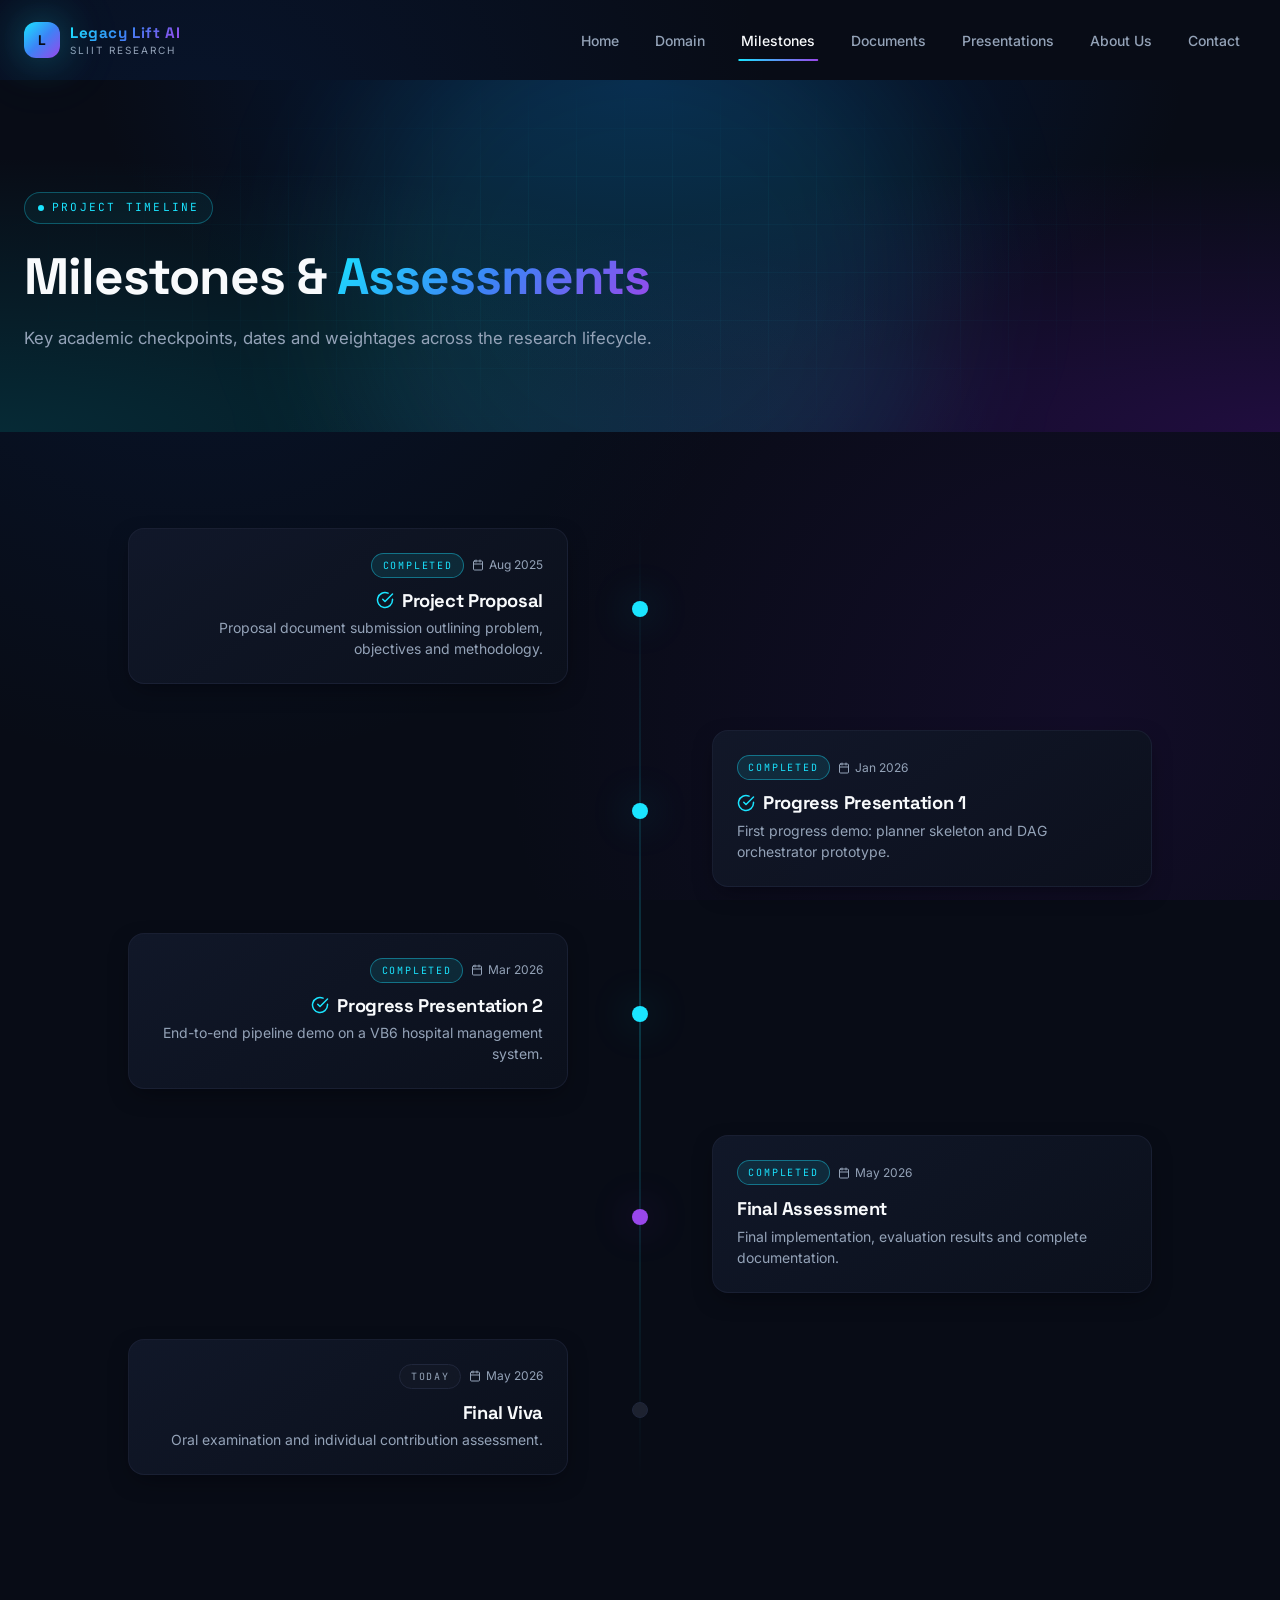
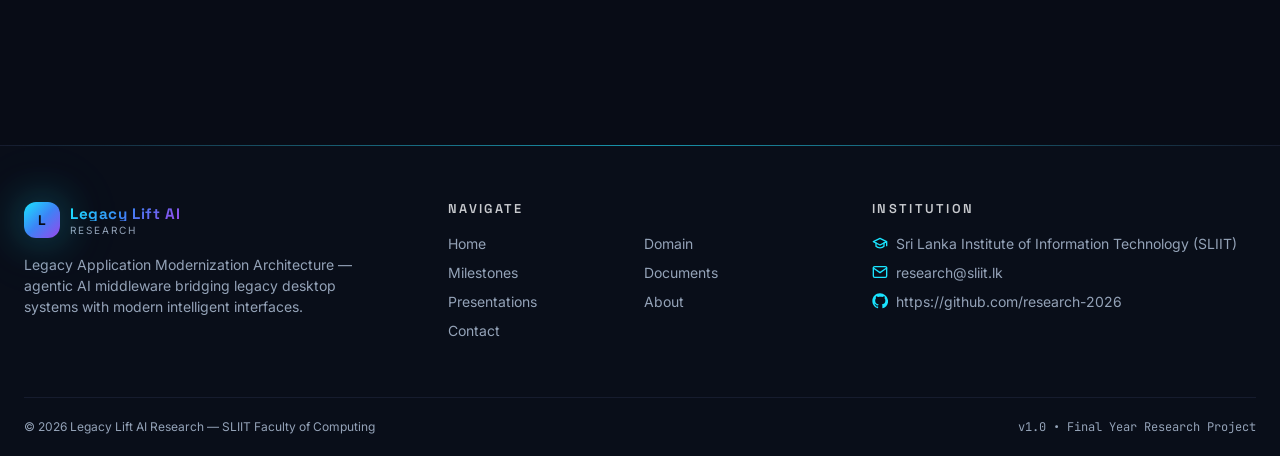
<file: public/static/milestones.html>
<!doctype html>
<html lang="en">

<head>
  <meta charset="UTF-8" />
  <meta name="viewport" content="width=device-width, initial-scale=1.0" />
  <title>Milestones & Assessments — Legacy Lift AI Research</title>
  <meta name="description"
    content="Project timeline, milestones, dates and weightages across the research lifecycle." />
  <link rel="preconnect" href="https://fonts.googleapis.com" />
  <link rel="preconnect" href="https://fonts.gstatic.com" crossorigin />
  <link
    href="https://fonts.googleapis.com/css2?family=Inter:wght@300;400;500;600;700&family=Space+Grotesk:wght@400;500;600;700&family=JetBrains+Mono:wght@400;500&display=swap"
    rel="stylesheet" />
  <link rel="stylesheet" href="styles.css" />
</head>

<body>
  <div class="app-shell">

    <header class="site-header">
      <div class="container">
        <nav class="nav" aria-label="Primary">
          <a class="brand" href="index.html"><span class="brand-mark">L</span><span class="brand-text"><span
                class="brand-name brand-name-grad">Legacy Lift AI</span><span class="brand-sub">SLIIT
                Research</span></span></a>
          <div class="nav-links">
            <a class="nav-link" data-nav="index.html" href="index.html">Home</a>
            <a class="nav-link" data-nav="domain.html" href="domain.html">Domain</a>
            <a class="nav-link" data-nav="milestones.html" href="milestones.html">Milestones</a>
            <a class="nav-link" data-nav="documents.html" href="documents.html">Documents</a>
            <a class="nav-link" data-nav="presentations.html" href="presentations.html">Presentations</a>
            <a class="nav-link" data-nav="about.html" href="about.html">About Us</a>
            <a class="nav-link" data-nav="contact.html" href="contact.html">Contact</a>
          </div>
          <button class="menu-btn" aria-label="Toggle menu" aria-expanded="false">
            <svg class="menu-icon-open" width="20" height="20" viewBox="0 0 24 24" fill="none" stroke="currentColor"
              stroke-width="2" stroke-linecap="round" stroke-linejoin="round">
              <line x1="3" y1="6" x2="21" y2="6" />
              <line x1="3" y1="12" x2="21" y2="12" />
              <line x1="3" y1="18" x2="21" y2="18" />
            </svg>
            <svg class="menu-icon-close" style="display:none" width="20" height="20" viewBox="0 0 24 24" fill="none"
              stroke="currentColor" stroke-width="2" stroke-linecap="round" stroke-linejoin="round">
              <line x1="18" y1="6" x2="6" y2="18" />
              <line x1="6" y1="6" x2="18" y2="18" />
            </svg>
          </button>
        </nav>
      </div>
      <div class="mobile-drawer">
        <div class="container">
          <div class="mobile-drawer-inner">
            <a class="mobile-link" data-nav="index.html" href="index.html">Home</a>
            <a class="mobile-link" data-nav="domain.html" href="domain.html">Domain</a>
            <a class="mobile-link" data-nav="milestones.html" href="milestones.html">Milestones</a>
            <a class="mobile-link" data-nav="documents.html" href="documents.html">Documents</a>
            <a class="mobile-link" data-nav="presentations.html" href="presentations.html">Presentations</a>
            <a class="mobile-link" data-nav="about.html" href="about.html">About Us</a>
            <a class="mobile-link" data-nav="contact.html" href="contact.html">Contact</a>
          </div>
        </div>
      </div>
    </header>

    <main>
      <section class="page-hero">
        <div class="page-hero-grid grid-bg"></div>
        <div class="page-hero-blob"></div>
        <div class="container">
          <div class="page-hero-inner">
            <div class="hero-eyebrow animate-fade-in"><span
                style="width:6px;height:6px;border-radius:9999px;background:hsl(var(--primary));display:inline-block;animation:glow-pulse 4s ease-in-out infinite;"></span>Project
              Timeline</div>
            <h1 class="animate-fade-in-up">Milestones & <span class="text-gradient">Assessments</span></h1>
            <p class="subtitle animate-fade-in-up delay-150">Key academic checkpoints, dates and weightages across the
              research lifecycle.</p>
          </div>
        </div>
      </section>

      <section class="section">
        <div class="container">
          <div class="timeline">
            <div class="timeline-line"></div>

            <div class="timeline-row left animate-fade-in-up">
              <div class="timeline-dot">
                <div class="dot dot-done"></div>
              </div>
              <div class="timeline-card-wrap">
                <div class="glow-card timeline-card">
                  <div class="meta-row">
                    <span class="chip chip-done">Completed</span>
                    <span class="meta-mini"><svg width="12" height="12" viewBox="0 0 24 24" fill="none"
                        stroke="currentColor" stroke-width="2" stroke-linecap="round" stroke-linejoin="round">
                        <rect x="3" y="4" width="18" height="18" rx="2" />
                        <line x1="16" y1="2" x2="16" y2="6" />
                        <line x1="8" y1="2" x2="8" y2="6" />
                        <line x1="3" y1="10" x2="21" y2="10" />
                      </svg> Aug 2025</span>
                  </div>
                  <h3><svg width="18" height="18" viewBox="0 0 24 24" fill="none" stroke="currentColor" stroke-width="2"
                      stroke-linecap="round" stroke-linejoin="round" style="color:hsl(var(--primary));">
                      <path d="M22 11.08V12a10 10 0 1 1-5.93-9.14" />
                      <polyline points="22 4 12 14.01 9 11.01" />
                    </svg>Project Proposal</h3>
                  <p>Proposal document submission outlining problem, objectives and methodology.</p>
                </div>
              </div>
            </div>

            <div class="timeline-row right animate-fade-in-up delay-100">
              <div class="timeline-dot">
                <div class="dot dot-done"></div>
              </div>
              <div class="timeline-card-wrap">
                <div class="glow-card timeline-card">
                  <div class="meta-row">
                    <span class="chip chip-done">Completed</span>
                    <span class="meta-mini"><svg width="12" height="12" viewBox="0 0 24 24" fill="none"
                        stroke="currentColor" stroke-width="2" stroke-linecap="round" stroke-linejoin="round">
                        <rect x="3" y="4" width="18" height="18" rx="2" />
                        <line x1="16" y1="2" x2="16" y2="6" />
                        <line x1="8" y1="2" x2="8" y2="6" />
                        <line x1="3" y1="10" x2="21" y2="10" />
                      </svg> Jan 2026</span>
                  </div>
                  <h3><svg width="18" height="18" viewBox="0 0 24 24" fill="none" stroke="currentColor" stroke-width="2"
                      stroke-linecap="round" stroke-linejoin="round" style="color:hsl(var(--primary));">
                      <path d="M22 11.08V12a10 10 0 1 1-5.93-9.14" />
                      <polyline points="22 4 12 14.01 9 11.01" />
                    </svg>Progress Presentation 1</h3>
                  <p>First progress demo: planner skeleton and DAG orchestrator prototype.</p>
                </div>
              </div>
            </div>

            <div class="timeline-row left animate-fade-in-up delay-200">
              <div class="timeline-dot">
                <div class="dot dot-done"></div>
              </div>
              <div class="timeline-card-wrap">
                <div class="glow-card timeline-card">
                  <div class="meta-row">
                    <span class="chip chip-done">Completed</span>
                    <span class="meta-mini"><svg width="12" height="12" viewBox="0 0 24 24" fill="none"
                        stroke="currentColor" stroke-width="2" stroke-linecap="round" stroke-linejoin="round">
                        <rect x="3" y="4" width="18" height="18" rx="2" />
                        <line x1="16" y1="2" x2="16" y2="6" />
                        <line x1="8" y1="2" x2="8" y2="6" />
                        <line x1="3" y1="10" x2="21" y2="10" />
                      </svg> Mar 2026</span>
                  </div>
                  <h3><svg width="18" height="18" viewBox="0 0 24 24" fill="none" stroke="currentColor" stroke-width="2"
                      stroke-linecap="round" stroke-linejoin="round" style="color:hsl(var(--primary));">
                      <path d="M22 11.08V12a10 10 0 1 1-5.93-9.14" />
                      <polyline points="22 4 12 14.01 9 11.01" />
                    </svg>Progress Presentation 2</h3>
                  <p>End-to-end pipeline demo on a VB6 hospital management system.</p>
                </div>
              </div>
            </div>

            <div class="timeline-row right animate-fade-in-up delay-300">
              <div class="timeline-dot">
                <div class="dot dot-current"></div>
              </div>
              <div class="timeline-card-wrap">
                <div class="glow-card timeline-card">
                  <div class="meta-row">
                    <span class="chip chip-done">Completed</span>
                    <span class="meta-mini"><svg width="12" height="12" viewBox="0 0 24 24" fill="none"
                        stroke="currentColor" stroke-width="2" stroke-linecap="round" stroke-linejoin="round">
                        <rect x="3" y="4" width="18" height="18" rx="2" />
                        <line x1="16" y1="2" x2="16" y2="6" />
                        <line x1="8" y1="2" x2="8" y2="6" />
                        <line x1="3" y1="10" x2="21" y2="10" />
                      </svg> May 2026</span>
                  </div>
                  <h3>Final Assessment</h3>
                  <p>Final implementation, evaluation results and complete documentation.</p>
                </div>
              </div>
            </div>

            <div class="timeline-row left animate-fade-in-up delay-450">
              <div class="timeline-dot">
                <div class="dot dot-upcoming"></div>
              </div>
              <div class="timeline-card-wrap">
                <div class="glow-card timeline-card">
                  <div class="meta-row">
                    <span class="chip chip-upcoming">Today</span>
                    <span class="meta-mini"><svg width="12" height="12" viewBox="0 0 24 24" fill="none"
                        stroke="currentColor" stroke-width="2" stroke-linecap="round" stroke-linejoin="round">
                        <rect x="3" y="4" width="18" height="18" rx="2" />
                        <line x1="16" y1="2" x2="16" y2="6" />
                        <line x1="8" y1="2" x2="8" y2="6" />
                        <line x1="3" y1="10" x2="21" y2="10" />
                      </svg> May 2026</span>
                  </div>
                  <h3>Final Viva</h3>
                  <p>Oral examination and individual contribution assessment.</p>
                </div>
              </div>
            </div>

          </div>

          <!-- <div class="glow-card total-weight">
            <p
              style="font-size:0.7rem;text-transform:uppercase;letter-spacing:0.18em;color:hsl(var(--muted-foreground));">
              Total Weightage</p>
            <p class="num text-gradient">80%</p>
            <p style="font-size:0.75rem;color:hsl(var(--muted-foreground));margin-top:0.25rem;">across all assessments
            </p>
          </div> -->
        </div>
      </section>
    </main>

    <footer class="site-footer">
      <div class="container">
        <div class="footer-grid">
          <div>
            <a class="brand" href="index.html"><span class="brand-mark">L</span><span class="brand-text"><span
                  class="brand-name brand-name-grad">Legacy Lift AI</span><span
                  class="brand-sub">Research</span></span></a>
            <p class="footer-blurb">Legacy Application Modernization Architecture — agentic AI middleware bridging
              legacy desktop systems with modern intelligent interfaces.</p>
          </div>
          <div>
            <h4>Navigate</h4>
            <div class="footer-nav">
              <a href="index.html">Home</a><a href="domain.html">Domain</a><a href="milestones.html">Milestones</a><a
                href="documents.html">Documents</a><a href="presentations.html">Presentations</a><a
                href="about.html">About</a><a href="contact.html">Contact</a>
            </div>
          </div>
          <div>
            <h4>Institution</h4>
            <ul class="footer-info">
              <li><svg width="16" height="16" viewBox="0 0 24 24" fill="none" stroke="currentColor" stroke-width="2"
                  stroke-linecap="round" stroke-linejoin="round">
                  <path d="M22 10v6M2 10l10-5 10 5-10 5z" />
                  <path d="M6 12v5c3 3 9 3 12 0v-5" />
                </svg><span>Sri Lanka Institute of Information Technology (SLIIT)</span></li>
              <li><svg width="16" height="16" viewBox="0 0 24 24" fill="none" stroke="currentColor" stroke-width="2"
                  stroke-linecap="round" stroke-linejoin="round">
                  <rect x="2" y="4" width="20" height="16" rx="2" />
                  <polyline points="22 6 12 13 2 6" />
                </svg><span>research@sliit.lk</span></li>
              <li><svg width="16" height="16" viewBox="0 0 24 24" fill="currentColor">
                  <path
                    d="M12 .5C5.6.5.5 5.6.5 12c0 5.1 3.3 9.4 7.9 10.9.6.1.8-.3.8-.6v-2.2c-3.2.7-3.9-1.5-3.9-1.5-.5-1.3-1.3-1.7-1.3-1.7-1.1-.7.1-.7.1-.7 1.2.1 1.8 1.2 1.8 1.2 1 1.8 2.7 1.3 3.4 1 .1-.8.4-1.3.8-1.6-2.6-.3-5.3-1.3-5.3-5.7 0-1.3.5-2.3 1.2-3.1-.1-.3-.5-1.5.1-3.1 0 0 1-.3 3.3 1.2.9-.3 2-.4 3-.4s2.1.1 3 .4c2.3-1.6 3.3-1.2 3.3-1.2.7 1.6.2 2.8.1 3.1.8.8 1.2 1.9 1.2 3.1 0 4.4-2.7 5.4-5.3 5.7.4.4.8 1.1.8 2.2v3.3c0 .3.2.7.8.6 4.6-1.5 7.9-5.8 7.9-10.9C23.5 5.6 18.4.5 12 .5z" />
                </svg><span>https://github.com/research-2026</span></li>
            </ul>
          </div>
        </div>
        <div class="footer-bottom">
          <p>© <span data-year>2025</span> Legacy Lift AI Research — SLIIT Faculty of Computing</p>
          <p class="font-mono">v1.0 • Final Year Research Project</p>
        </div>
      </div>
    </footer>

  </div>
  <script src="script.js" defer></script>
</body>

</html>
</file>
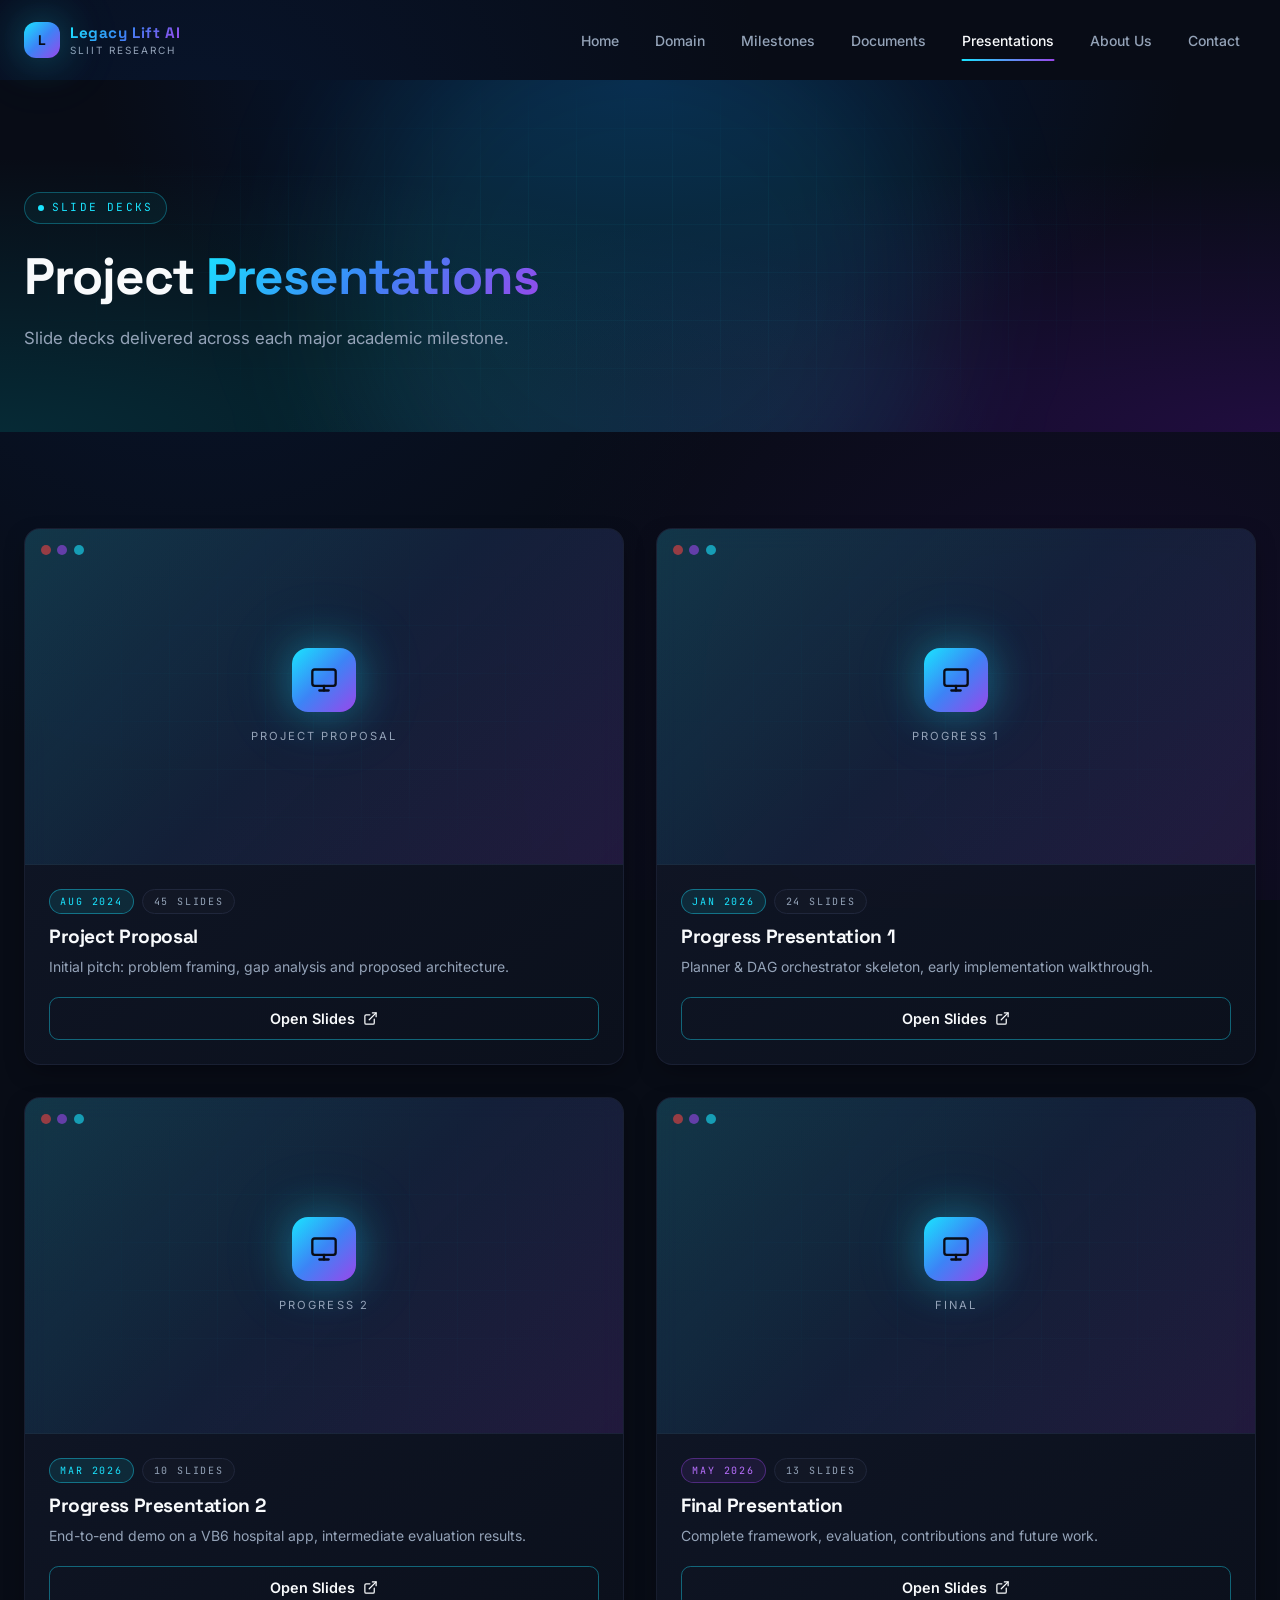
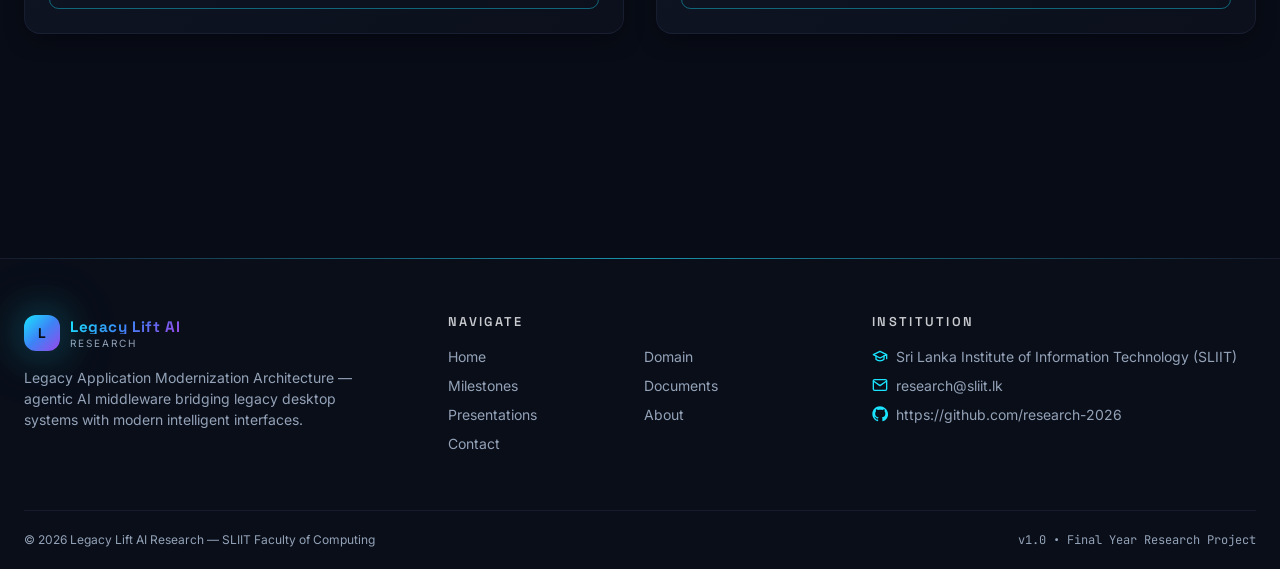
<file: public/static/presentations.html>
<!doctype html>
<html lang="en">

<head>
  <meta charset="UTF-8" />
  <meta name="viewport" content="width=device-width, initial-scale=1.0" />
  <title>Project Presentations — Legacy Lift AI Research</title>
  <meta name="description" content="Slide decks delivered across each major academic milestone." />
  <link rel="preconnect" href="https://fonts.googleapis.com" />
  <link rel="preconnect" href="https://fonts.gstatic.com" crossorigin />
  <link
    href="https://fonts.googleapis.com/css2?family=Inter:wght@300;400;500;600;700&family=Space+Grotesk:wght@400;500;600;700&family=JetBrains+Mono:wght@400;500&display=swap"
    rel="stylesheet" />
  <link rel="stylesheet" href="styles.css" />
</head>

<body>
  <div class="app-shell">

    <header class="site-header">
      <div class="container">
        <nav class="nav" aria-label="Primary">
          <a class="brand" href="index.html"><span class="brand-mark">L</span><span class="brand-text"><span
                class="brand-name brand-name-grad">Legacy Lift AI</span><span class="brand-sub">SLIIT
                Research</span></span></a>
          <div class="nav-links">
            <a class="nav-link" data-nav="index.html" href="index.html">Home</a>
            <a class="nav-link" data-nav="domain.html" href="domain.html">Domain</a>
            <a class="nav-link" data-nav="milestones.html" href="milestones.html">Milestones</a>
            <a class="nav-link" data-nav="documents.html" href="documents.html">Documents</a>
            <a class="nav-link" data-nav="presentations.html" href="presentations.html">Presentations</a>
            <a class="nav-link" data-nav="about.html" href="about.html">About Us</a>
            <a class="nav-link" data-nav="contact.html" href="contact.html">Contact</a>
          </div>
          <button class="menu-btn" aria-label="Toggle menu" aria-expanded="false">
            <svg class="menu-icon-open" width="20" height="20" viewBox="0 0 24 24" fill="none" stroke="currentColor"
              stroke-width="2" stroke-linecap="round" stroke-linejoin="round">
              <line x1="3" y1="6" x2="21" y2="6" />
              <line x1="3" y1="12" x2="21" y2="12" />
              <line x1="3" y1="18" x2="21" y2="18" />
            </svg>
            <svg class="menu-icon-close" style="display:none" width="20" height="20" viewBox="0 0 24 24" fill="none"
              stroke="currentColor" stroke-width="2" stroke-linecap="round" stroke-linejoin="round">
              <line x1="18" y1="6" x2="6" y2="18" />
              <line x1="6" y1="6" x2="18" y2="18" />
            </svg>
          </button>
        </nav>
      </div>
      <div class="mobile-drawer">
        <div class="container">
          <div class="mobile-drawer-inner">
            <a class="mobile-link" data-nav="index.html" href="index.html">Home</a>
            <a class="mobile-link" data-nav="domain.html" href="domain.html">Domain</a>
            <a class="mobile-link" data-nav="milestones.html" href="milestones.html">Milestones</a>
            <a class="mobile-link" data-nav="documents.html" href="documents.html">Documents</a>
            <a class="mobile-link" data-nav="presentations.html" href="presentations.html">Presentations</a>
            <a class="mobile-link" data-nav="about.html" href="about.html">About Us</a>
            <a class="mobile-link" data-nav="contact.html" href="contact.html">Contact</a>
          </div>
        </div>
      </div>
    </header>

    <main>
      <section class="page-hero">
        <div class="page-hero-grid grid-bg"></div>
        <div class="page-hero-blob"></div>
        <div class="container">
          <div class="page-hero-inner">
            <div class="hero-eyebrow animate-fade-in"><span
                style="width:6px;height:6px;border-radius:9999px;background:hsl(var(--primary));display:inline-block;animation:glow-pulse 4s ease-in-out infinite;"></span>Slide
              Decks</div>
            <h1 class="animate-fade-in-up">Project <span class="text-gradient">Presentations</span></h1>
            <p class="subtitle animate-fade-in-up delay-150">Slide decks delivered across each major academic milestone.
            </p>
          </div>
        </div>
      </section>

      <section class="section">
        <div class="container">
          <div class="slide-grid">

            <article class="glow-card slide-card animate-fade-in-up">
              <div class="slide-preview">
                <div class="grid-bg"></div>
                <div class="slide-dots"><span class="slide-dot r"></span><span class="slide-dot y"></span><span
                    class="slide-dot g"></span></div>
                <div class="slide-center">
                  <div class="slide-icon-wrap"><svg width="28" height="28" viewBox="0 0 24 24" fill="none"
                      stroke="currentColor" stroke-width="2" stroke-linecap="round" stroke-linejoin="round">
                      <rect x="2" y="3" width="20" height="14" rx="2" />
                      <line x1="8" y1="21" x2="16" y2="21" />
                      <line x1="12" y1="17" x2="12" y2="21" />
                    </svg></div>
                  <div class="slide-title-mini">Project Proposal</div>
                </div>
              </div>
              <div class="slide-body">
                <div class="slide-tags">
                  <span class="chip chip-done">Aug 2024</span>
                  <span class="chip chip-upcoming">45 slides</span>
                </div>
                <h3>Project Proposal</h3>
                <p>Initial pitch: problem framing, gap analysis and proposed architecture.</p>
                <a class="btn btn-outline btn-block"
                  href="https://drive.google.com/file/d/15gARO7VMuwovPh-v34qehD24sGap0uN6/view?usp=sharing"
                  target="_blank">Open Slides
                  <svg width="15" height="15" viewBox="0 0 24 24" fill="none" stroke="currentColor" stroke-width="2"
                    stroke-linecap="round" stroke-linejoin="round">
                    <path d="M18 13v6a2 2 0 0 1-2 2H5a2 2 0 0 1-2-2V8a2 2 0 0 1 2-2h6" />
                    <polyline points="15 3 21 3 21 9" />
                    <line x1="10" y1="14" x2="21" y2="3" />
                  </svg>
                </a>
              </div>
            </article>

            <article class="glow-card slide-card animate-fade-in-up delay-100">
              <div class="slide-preview">
                <div class="grid-bg"></div>
                <div class="slide-dots"><span class="slide-dot r"></span><span class="slide-dot y"></span><span
                    class="slide-dot g"></span></div>
                <div class="slide-center">
                  <div class="slide-icon-wrap"><svg width="28" height="28" viewBox="0 0 24 24" fill="none"
                      stroke="currentColor" stroke-width="2" stroke-linecap="round" stroke-linejoin="round">
                      <rect x="2" y="3" width="20" height="14" rx="2" />
                      <line x1="8" y1="21" x2="16" y2="21" />
                      <line x1="12" y1="17" x2="12" y2="21" />
                    </svg></div>
                  <div class="slide-title-mini">Progress 1</div>
                </div>
              </div>
              <div class="slide-body">
                <div class="slide-tags">
                  <span class="chip chip-done">Jan 2026</span>
                  <span class="chip chip-upcoming">24 slides</span>
                </div>
                <h3>Progress Presentation 1</h3>
                <p>Planner & DAG orchestrator skeleton, early implementation walkthrough.</p>
                <a class="btn btn-outline btn-block"
                  href="https://drive.google.com/file/d/18whelpFUk0BApyvYir6h17Fe7pzPKM2z/view?usp=drive_link"
                  target="_blank">Open Slides
                  <svg width="15" height="15" viewBox="0 0 24 24" fill="none" stroke="currentColor" stroke-width="2"
                    stroke-linecap="round" stroke-linejoin="round">
                    <path d="M18 13v6a2 2 0 0 1-2 2H5a2 2 0 0 1-2-2V8a2 2 0 0 1 2-2h6" />
                    <polyline points="15 3 21 3 21 9" />
                    <line x1="10" y1="14" x2="21" y2="3" />
                  </svg>
                </a>
              </div>
            </article>

            <article class="glow-card slide-card animate-fade-in-up delay-200">
              <div class="slide-preview">
                <div class="grid-bg"></div>
                <div class="slide-dots"><span class="slide-dot r"></span><span class="slide-dot y"></span><span
                    class="slide-dot g"></span></div>
                <div class="slide-center">
                  <div class="slide-icon-wrap"><svg width="28" height="28" viewBox="0 0 24 24" fill="none"
                      stroke="currentColor" stroke-width="2" stroke-linecap="round" stroke-linejoin="round">
                      <rect x="2" y="3" width="20" height="14" rx="2" />
                      <line x1="8" y1="21" x2="16" y2="21" />
                      <line x1="12" y1="17" x2="12" y2="21" />
                    </svg></div>
                  <div class="slide-title-mini">Progress 2</div>
                </div>
              </div>
              <div class="slide-body">
                <div class="slide-tags">
                  <span class="chip chip-done">Mar 2026</span>
                  <span class="chip chip-upcoming">10 slides</span>
                </div>
                <h3>Progress Presentation 2</h3>
                <p>End-to-end demo on a VB6 hospital app, intermediate evaluation results.</p>
                <a class="btn btn-outline btn-block"
                  href="https://drive.google.com/file/d/1ZOJZroiVwj0VYpagfuC8aJchiqQ7DzJW/view?usp=sharing"
                  target="_blank">Open Slides
                  <svg width="15" height="15" viewBox="0 0 24 24" fill="none" stroke="currentColor" stroke-width="2"
                    stroke-linecap="round" stroke-linejoin="round">
                    <path d="M18 13v6a2 2 0 0 1-2 2H5a2 2 0 0 1-2-2V8a2 2 0 0 1 2-2h6" />
                    <polyline points="15 3 21 3 21 9" />
                    <line x1="10" y1="14" x2="21" y2="3" />
                  </svg>
                </a>
              </div>
            </article>

            <article class="glow-card slide-card animate-fade-in-up delay-300">
              <div class="slide-preview">
                <div class="grid-bg"></div>
                <div class="slide-dots"><span class="slide-dot r"></span><span class="slide-dot y"></span><span
                    class="slide-dot g"></span></div>
                <div class="slide-center">
                  <div class="slide-icon-wrap"><svg width="28" height="28" viewBox="0 0 24 24" fill="none"
                      stroke="currentColor" stroke-width="2" stroke-linecap="round" stroke-linejoin="round">
                      <rect x="2" y="3" width="20" height="14" rx="2" />
                      <line x1="8" y1="21" x2="16" y2="21" />
                      <line x1="12" y1="17" x2="12" y2="21" />
                    </svg></div>
                  <div class="slide-title-mini">Final</div>
                </div>
              </div>
              <div class="slide-body">
                <div class="slide-tags">
                  <span class="chip chip-current">May 2026</span>
                  <span class="chip chip-upcoming">13 slides</span>
                </div>
                <h3>Final Presentation</h3>
                <p>Complete framework, evaluation, contributions and future work.</p>
                <a class="btn btn-outline btn-block"
                  href="https://drive.google.com/file/d/1n0nZWf8OZqom9qh9qQuwxZX6YTa5T4i8/view?usp=sharing"
                  target="_blank">Open Slides
                  <svg width="15" height="15" viewBox="0 0 24 24" fill="none" stroke="currentColor" stroke-width="2"
                    stroke-linecap="round" stroke-linejoin="round">
                    <path d="M18 13v6a2 2 0 0 1-2 2H5a2 2 0 0 1-2-2V8a2 2 0 0 1 2-2h6" />
                    <polyline points="15 3 21 3 21 9" />
                    <line x1="10" y1="14" x2="21" y2="3" />
                  </svg>
                </a>
              </div>
            </article>

          </div>
        </div>
      </section>
    </main>

    <footer class="site-footer">
      <div class="container">
        <div class="footer-grid">
          <div>
            <a class="brand" href="index.html"><span class="brand-mark">L</span><span class="brand-text"><span
                  class="brand-name brand-name-grad">Legacy Lift AI</span><span
                  class="brand-sub">Research</span></span></a>
            <p class="footer-blurb">Legacy Application Modernization Architecture — agentic AI middleware bridging
              legacy desktop systems with modern intelligent interfaces.</p>
          </div>
          <div>
            <h4>Navigate</h4>
            <div class="footer-nav">
              <a href="index.html">Home</a><a href="domain.html">Domain</a><a href="milestones.html">Milestones</a><a
                href="documents.html">Documents</a><a href="presentations.html">Presentations</a><a
                href="about.html">About</a><a href="contact.html">Contact</a>
            </div>
          </div>
          <div>
            <h4>Institution</h4>
            <ul class="footer-info">
              <li><svg width="16" height="16" viewBox="0 0 24 24" fill="none" stroke="currentColor" stroke-width="2"
                  stroke-linecap="round" stroke-linejoin="round">
                  <path d="M22 10v6M2 10l10-5 10 5-10 5z" />
                  <path d="M6 12v5c3 3 9 3 12 0v-5" />
                </svg><span>Sri Lanka Institute of Information Technology (SLIIT)</span></li>
              <li><svg width="16" height="16" viewBox="0 0 24 24" fill="none" stroke="currentColor" stroke-width="2"
                  stroke-linecap="round" stroke-linejoin="round">
                  <rect x="2" y="4" width="20" height="16" rx="2" />
                  <polyline points="22 6 12 13 2 6" />
                </svg><span>research@sliit.lk</span></li>
              <li><svg width="16" height="16" viewBox="0 0 24 24" fill="currentColor">
                  <path
                    d="M12 .5C5.6.5.5 5.6.5 12c0 5.1 3.3 9.4 7.9 10.9.6.1.8-.3.8-.6v-2.2c-3.2.7-3.9-1.5-3.9-1.5-.5-1.3-1.3-1.7-1.3-1.7-1.1-.7.1-.7.1-.7 1.2.1 1.8 1.2 1.8 1.2 1 1.8 2.7 1.3 3.4 1 .1-.8.4-1.3.8-1.6-2.6-.3-5.3-1.3-5.3-5.7 0-1.3.5-2.3 1.2-3.1-.1-.3-.5-1.5.1-3.1 0 0 1-.3 3.3 1.2.9-.3 2-.4 3-.4s2.1.1 3 .4c2.3-1.6 3.3-1.2 3.3-1.2.7 1.6.2 2.8.1 3.1.8.8 1.2 1.9 1.2 3.1 0 4.4-2.7 5.4-5.3 5.7.4.4.8 1.1.8 2.2v3.3c0 .3.2.7.8.6 4.6-1.5 7.9-5.8 7.9-10.9C23.5 5.6 18.4.5 12 .5z" />
                </svg><span>https://github.com/research-2026</span></li>
            </ul>
          </div>
        </div>
        <div class="footer-bottom">
          <p>© <span data-year>2025</span> Legacy Lift AI Research — SLIIT Faculty of Computing</p>
          <p class="font-mono">v1.0 • Final Year Research Project</p>
        </div>
      </div>
    </footer>

  </div>
  <script src="script.js" defer></script>
</body>

</html>
</file>
<file: public/static/styles.css>
/* Legacy Application Modernization Architecture — SLIIT Research
   Pure CSS port of the dark, futuristic AI research lab aesthetic. */

:root {
  --background: 225 45% 6%;
  --background-elevated: 224 40% 9%;
  --foreground: 210 40% 98%;
  --card: 224 38% 10%;
  --card-foreground: 210 40% 98%;

  --primary: 187 100% 55%;
  --primary-foreground: 224 50% 6%;
  --primary-glow: 187 100% 65%;

  --secondary: 270 80% 60%;
  --secondary-foreground: 210 40% 98%;
  --secondary-glow: 270 100% 72%;

  --muted: 224 25% 15%;
  --muted-foreground: 215 20% 65%;

  --accent: 217 91% 60%;
  --accent-foreground: 210 40% 98%;
  --accent-glow: 217 100% 72%;

  --destructive: 0 84% 60%;

  --border: 224 30% 18%;
  --input: 224 30% 14%;
  --ring: 187 100% 55%;

  --radius: 0.875rem;

  --gradient-primary: linear-gradient(135deg, hsl(187 100% 55%) 0%, hsl(217 91% 60%) 50%, hsl(270 80% 60%) 100%);
  --gradient-hero: radial-gradient(ellipse at top, hsl(217 91% 25% / 0.4) 0%, transparent 60%),
    radial-gradient(ellipse at bottom right, hsl(270 80% 30% / 0.35) 0%, transparent 55%),
    radial-gradient(ellipse at bottom left, hsl(187 100% 25% / 0.3) 0%, transparent 55%),
    hsl(225 45% 6%);
  --gradient-card: linear-gradient(145deg, hsl(224 40% 12% / 0.9) 0%, hsl(224 40% 8% / 0.9) 100%);

  --shadow-glow-cyan: 0 0 40px hsl(187 100% 55% / 0.35), 0 0 80px hsl(187 100% 55% / 0.15);
  --shadow-glow-purple: 0 0 40px hsl(270 80% 60% / 0.4), 0 0 80px hsl(270 80% 60% / 0.15);
  --shadow-elevated: 0 20px 60px -20px hsl(187 100% 55% / 0.25), 0 10px 30px -10px hsl(225 50% 2% / 0.6);
  --shadow-card: 0 8px 24px -8px hsl(225 50% 2% / 0.6);

  --ease-smooth: cubic-bezier(0.22, 1, 0.36, 1);
}

* {
  box-sizing: border-box;
  margin: 0;
  padding: 0;
  border-color: hsl(var(--border));
}

*::before,
*::after {
  box-sizing: border-box;
}

html {
  scroll-behavior: smooth;
  -webkit-text-size-adjust: 100%;
}

body {
  min-height: 100vh;
  background-color: hsl(var(--background));
  color: hsl(var(--foreground));
  font-family: 'Inter', system-ui, -apple-system, sans-serif;
  font-size: 16px;
  line-height: 1.5;
  -webkit-font-smoothing: antialiased;
  background-image:
    radial-gradient(circle at 15% 20%, hsl(217 91% 30% / 0.18) 0%, transparent 45%),
    radial-gradient(circle at 85% 80%, hsl(270 80% 30% / 0.15) 0%, transparent 45%);
  background-attachment: fixed;
}

h1,
h2,
h3,
h4,
h5,
h6 {
  font-family: 'Space Grotesk', 'Inter', sans-serif;
  letter-spacing: -0.02em;
  font-weight: 700;
  line-height: 1.15;
}

a {
  color: inherit;
  text-decoration: none;
}

img,
svg {
  display: block;
  max-width: 100%;
}

button {
  font: inherit;
  cursor: pointer;
  background: none;
  border: none;
  color: inherit;
}

input,
textarea {
  font: inherit;
  color: inherit;
}

::selection {
  background: hsl(var(--primary) / 0.3);
  color: hsl(var(--foreground));
}

::-webkit-scrollbar {
  width: 10px;
  height: 10px;
}

::-webkit-scrollbar-track {
  background: hsl(var(--background));
}

::-webkit-scrollbar-thumb {
  background: linear-gradient(hsl(var(--primary) / 0.5), hsl(var(--secondary) / 0.5));
  border-radius: 10px;
}

::-webkit-scrollbar-thumb:hover {
  background: linear-gradient(hsl(var(--primary)), hsl(var(--secondary)));
}

/* ---------- Layout ---------- */
.container {
  width: 100%;
  max-width: 1280px;
  margin: 0 auto;
  padding: 0 1.5rem;
}

@media (min-width: 1400px) {
  .container {
    max-width: 1400px;
  }
}

main {
  padding-top: 4rem;
  flex: 1;
}

@media (min-width: 768px) {
  main {
    padding-top: 5rem;
  }
}

.app-shell {
  min-height: 100vh;
  display: flex;
  flex-direction: column;
}

/* ---------- Utility helpers ---------- */
.text-gradient {
  background: var(--gradient-primary);
  -webkit-background-clip: text;
  background-clip: text;
  color: transparent;
}

.bg-hero {
  background: var(--gradient-hero);
}

.font-mono {
  font-family: 'JetBrains Mono', ui-monospace, monospace;
}

.font-display {
  font-family: 'Space Grotesk', 'Inter', sans-serif;
}

.muted {
  color: hsl(var(--muted-foreground));
}

.uppercase-eyebrow {
  text-transform: uppercase;
  font-family: 'JetBrains Mono', monospace;
  font-size: 0.7rem;
  letter-spacing: 0.2em;
  color: hsl(var(--primary));
}

/* ---------- Glass / glow cards ---------- */
.glass-card {
  background: var(--gradient-card);
  backdrop-filter: blur(12px);
  -webkit-backdrop-filter: blur(12px);
  border: 1px solid hsl(var(--border) / 0.6);
  border-radius: 1rem;
}

.glow-card {
  position: relative;
  overflow: hidden;
  background: var(--gradient-card);
  backdrop-filter: blur(12px);
  -webkit-backdrop-filter: blur(12px);
  border: 1px solid hsl(var(--border) / 0.6);
  border-radius: 1rem;
  box-shadow: var(--shadow-card);
  transition: transform 0.5s var(--ease-smooth), box-shadow 0.5s var(--ease-smooth);
}

.glow-card::before {
  content: '';
  position: absolute;
  inset: -1px;
  border-radius: inherit;
  padding: 1px;
  background: linear-gradient(135deg, hsl(var(--primary) / 0), hsl(var(--primary) / 0.6), hsl(var(--secondary) / 0.6), hsl(var(--primary) / 0));
  -webkit-mask: linear-gradient(#000 0 0) content-box, linear-gradient(#000 0 0);
  -webkit-mask-composite: xor;
  mask-composite: exclude;
  opacity: 0;
  transition: opacity 0.5s var(--ease-smooth);
  pointer-events: none;
}

.glow-card:hover::before {
  opacity: 1;
}

.glow-card:hover {
  transform: translateY(-4px);
  box-shadow: var(--shadow-elevated);
}

.shadow-glow-cyan {
  box-shadow: var(--shadow-glow-cyan);
}

.shadow-glow-purple {
  box-shadow: var(--shadow-glow-purple);
}

/* Background grid */
.grid-bg {
  background-image:
    linear-gradient(hsl(var(--primary) / 0.06) 1px, transparent 1px),
    linear-gradient(90deg, hsl(var(--primary) / 0.06) 1px, transparent 1px);
  background-size: 48px 48px;
  -webkit-mask-image: radial-gradient(ellipse at center, black 30%, transparent 75%);
  mask-image: radial-gradient(ellipse at center, black 30%, transparent 75%);
}

/* ---------- Navbar ---------- */
.site-header {
  position: fixed;
  top: 0;
  left: 0;
  right: 0;
  z-index: 50;
  transition: all 0.5s var(--ease-smooth);
  background: transparent;
}

.site-header.scrolled {
  background: hsl(var(--background) / 0.75);
  backdrop-filter: blur(18px);
  -webkit-backdrop-filter: blur(18px);
  border-bottom: 1px solid hsl(var(--border) / 0.6);
  box-shadow: var(--shadow-card);
}

.nav {
  display: flex;
  align-items: center;
  justify-content: space-between;
  height: 4rem;
}

@media (min-width: 768px) {
  .nav {
    height: 5rem;
  }
}

.brand {
  display: inline-flex;
  align-items: center;
  gap: 0.625rem;
}

.brand-mark {
  position: relative;
  width: 2.25rem;
  height: 2.25rem;
  border-radius: 0.75rem;
  background: var(--gradient-primary);
  display: flex;
  align-items: center;
  justify-content: center;
  font-family: 'Space Grotesk', sans-serif;
  font-weight: 700;
  font-size: 0.875rem;
  color: hsl(var(--primary-foreground));
  box-shadow: var(--shadow-glow-cyan);
  animation: glow-pulse 4s ease-in-out infinite;
}

.brand-text {
  display: flex;
  flex-direction: column;
  line-height: 1;
}

.brand-name {
  font-family: 'Space Grotesk', sans-serif;
  font-weight: 700;
  font-size: 0.95rem;
  letter-spacing: 0.04em;
}

.brand-name-grad {
  background: var(--gradient-primary);
  -webkit-background-clip: text;
  background-clip: text;
  color: transparent;
}

.brand-sub {
  font-size: 0.625rem;
  text-transform: uppercase;
  letter-spacing: 0.2em;
  color: hsl(var(--muted-foreground));
  margin-top: 4px;
}

.nav-links {
  display: none;
  align-items: center;
  gap: 0.25rem;
}

@media (min-width: 1024px) {
  .nav-links {
    display: flex;
  }
}

.nav-link {
  position: relative;
  padding: 0.5rem 1rem;
  font-size: 0.875rem;
  font-weight: 500;
  color: hsl(var(--muted-foreground));
  transition: color 0.3s;
}

.nav-link::after {
  content: '';
  position: absolute;
  left: 50%;
  bottom: -2px;
  height: 2px;
  width: 0;
  transform: translateX(-50%);
  background: linear-gradient(to right, hsl(var(--primary)), hsl(var(--secondary)));
  transition: width 0.3s;
  border-radius: 2px;
}

.nav-link:hover {
  color: hsl(var(--foreground));
}

.nav-link:hover::after,
.nav-link.active::after {
  width: 75%;
}

.nav-link.active {
  color: hsl(var(--foreground));
}

.menu-btn {
  display: inline-flex;
  align-items: center;
  justify-content: center;
  width: 2.5rem;
  height: 2.5rem;
  border-radius: 0.5rem;
  border: 1px solid hsl(var(--border) / 0.6);
  color: hsl(var(--foreground));
  transition: all 0.3s;
}

.menu-btn:hover {
  color: hsl(var(--primary));
  border-color: hsl(var(--primary) / 0.6);
}

@media (min-width: 1024px) {
  .menu-btn {
    display: none;
  }
}

.mobile-drawer {
  overflow: hidden;
  max-height: 0;
  opacity: 0;
  transition: max-height 0.5s var(--ease-smooth), opacity 0.5s var(--ease-smooth);
  background: hsl(var(--background) / 0.95);
  backdrop-filter: blur(18px);
  -webkit-backdrop-filter: blur(18px);
  border-bottom: 1px solid hsl(var(--border) / 0.6);
}

.mobile-drawer.open {
  max-height: 600px;
  opacity: 1;
}

.mobile-drawer-inner {
  display: flex;
  flex-direction: column;
  gap: 0.25rem;
  padding: 1rem 0;
}

.mobile-link {
  padding: 0.75rem 1rem;
  border-radius: 0.5rem;
  font-size: 0.875rem;
  font-weight: 500;
  color: hsl(var(--muted-foreground));
  transition: all 0.2s;
}

.mobile-link:hover {
  color: hsl(var(--foreground));
  background: hsl(var(--muted) / 0.4);
}

.mobile-link.active {
  color: hsl(var(--primary));
  background: hsl(var(--primary) / 0.1);
  border: 1px solid hsl(var(--primary) / 0.3);
}

/* ---------- Buttons ---------- */
.btn {
  display: inline-flex;
  align-items: center;
  justify-content: center;
  gap: 0.5rem;
  padding: 0.6rem 1.1rem;
  border-radius: 0.6rem;
  font-weight: 600;
  font-size: 0.9rem;
  transition: all 0.3s var(--ease-smooth);
  border: 1px solid transparent;
  white-space: nowrap;
}

.btn-lg {
  padding: 0.85rem 1.5rem;
  font-size: 0.95rem;
  border-radius: 0.7rem;
}

.btn-primary {
  background: var(--gradient-primary);
  color: hsl(var(--primary-foreground));
}

.btn-primary:hover {
  transform: translateY(-2px);
  box-shadow: var(--shadow-glow-cyan);
  opacity: 0.97;
}

.btn-outline {
  background: transparent;
  color: hsl(var(--foreground));
  border-color: hsl(var(--primary) / 0.4);
}

.btn-outline:hover {
  background: hsl(var(--primary) / 0.1);
  border-color: hsl(var(--primary) / 0.7);
}

.btn-block {
  width: 100%;
}

.icon-btn {
  display: inline-flex;
  align-items: center;
  justify-content: center;
  width: 2.25rem;
  height: 2.25rem;
  border-radius: 0.5rem;
  border: 1px solid hsl(var(--border));
  color: hsl(var(--muted-foreground));
  transition: all 0.2s;
}

.icon-btn:hover {
  color: hsl(var(--primary));
  border-color: hsl(var(--primary) / 0.6);
}

/* ---------- Hero ---------- */
.hero {
  position: relative;
  overflow: hidden;
  background: var(--gradient-hero);
}

.hero-grid {
  position: absolute;
  inset: 0;
  opacity: 0.7;
}

.hero-blob {
  position: absolute;
  border-radius: 9999px;
  filter: blur(72px);
  pointer-events: none;
  animation: glow-pulse 6s ease-in-out infinite;
}

.hero-blob.one {
  top: 33%;
  left: -10rem;
  width: 500px;
  height: 500px;
  background: hsl(var(--primary) / 0.15);
}

.hero-blob.two {
  bottom: 0;
  right: -10rem;
  width: 600px;
  height: 600px;
  background: hsl(var(--secondary) / 0.15);
  animation-delay: 1.5s;
}

.hero-inner {
  position: relative;
  display: grid;
  gap: 3rem;
  align-items: center;
  padding: 3rem 0 6rem;
}

@media (min-width: 1024px) {
  .hero-inner {
    grid-template-columns: 1fr 1fr;
    padding: 5rem 0 8rem;
    gap: 2rem;
  }
}

.hero-text-col {
  order: 2;
}

.hero-visual-col {
  order: 1;
}

@media (min-width: 1024px) {
  .hero-text-col {
    order: 1;
  }

  .hero-visual-col {
    order: 2;
  }
}

.hero-eyebrow {
  display: inline-flex;
  align-items: center;
  gap: 0.5rem;
  padding: 0.4rem 0.8rem;
  border-radius: 9999px;
  border: 1px solid hsl(var(--primary) / 0.3);
  background: hsl(var(--primary) / 0.05);
  color: hsl(var(--primary));
  font-family: 'JetBrains Mono', monospace;
  font-size: 0.7rem;
  text-transform: uppercase;
  letter-spacing: 0.2em;
  margin-bottom: 1.5rem;
}

.hero h1 {
  font-size: clamp(2.4rem, 5vw, 4.5rem);
}

.hero h1 .line {
  display: block;
}

.hero h1 .sub1 {
  font-size: clamp(1.5rem, 3.2vw, 3rem);
  margin-top: 0.75rem;
  color: hsl(var(--foreground) / 0.95);
  font-weight: 600;
}

.hero h1 .sub2 {
  font-size: clamp(1.5rem, 3.2vw, 3rem);
  color: hsl(var(--foreground) / 0.7);
  font-weight: 600;
}

.hero p.lead {
  margin-top: 1.75rem;
  max-width: 36rem;
  color: hsl(var(--muted-foreground));
  font-size: 1.05rem;
}

.hero p.lead .em-cyan {
  color: hsl(var(--primary));
  font-weight: 500;
}

.hero p.lead .em-purple {
  color: hsl(var(--secondary-glow));
  font-weight: 500;
}

.hero-actions {
  margin-top: 2.25rem;
  display: flex;
  flex-wrap: wrap;
  gap: 1rem;
}

.hero-stats {
  margin-top: 3.5rem;
  display: grid;
  grid-template-columns: repeat(2, 1fr);
  gap: 1rem;
}

@media (min-width: 640px) {
  .hero-stats {
    grid-template-columns: repeat(4, 1fr);
  }
}

.stat {
  padding: 1rem;
  text-align: center;
}

.stat .value {
  font-family: 'Space Grotesk', sans-serif;
  font-weight: 700;
  font-size: clamp(1.5rem, 3vw, 1.875rem);
}

.stat .label {
  font-size: 0.69rem;
  text-transform: uppercase;
  letter-spacing: 0.1em;
  color: hsl(var(--muted-foreground));
  margin-top: 0.25rem;
}

.hero-fade {
  position: absolute;
  bottom: 0;
  left: 0;
  right: 0;
  height: 8rem;
  background: linear-gradient(to bottom, transparent, hsl(var(--background)));
  pointer-events: none;
}

/* Page hero (subpages) */
.page-hero {
  position: relative;
  overflow: hidden;
  background: var(--gradient-hero);
}

.page-hero-grid {
  position: absolute;
  inset: 0;
  opacity: 0.6;
}

.page-hero-blob {
  position: absolute;
  top: -6rem;
  left: 50%;
  transform: translateX(-50%);
  width: 600px;
  height: 600px;
  border-radius: 9999px;
  background: hsl(var(--primary) / 0.1);
  filter: blur(72px);
  pointer-events: none;
}

.page-hero-inner {
  position: relative;
  padding: 5rem 0 4rem;
}

@media (min-width: 768px) {
  .page-hero-inner {
    padding: 7rem 0 5rem;
  }
}

.page-hero h1 {
  font-size: clamp(2rem, 4vw, 3.75rem);
  max-width: 56rem;
}

.page-hero p.subtitle {
  margin-top: 1.25rem;
  max-width: 40rem;
  color: hsl(var(--muted-foreground));
  font-size: 1.05rem;
}

/* Section spacing */
section.section {
  padding: 4rem 0;
}

@media (min-width: 768px) {
  section.section {
    padding: 6rem 0;
  }
}

/* Generic centered intro */
.section-intro {
  text-align: center;
  max-width: 48rem;
  margin: 0 auto 3.5rem;
}

.section-intro h2 {
  font-size: clamp(1.75rem, 3.5vw, 3rem);
}

.section-intro p {
  margin-top: 0.75rem;
  color: hsl(var(--muted-foreground));
}

/* Pillars grid (home) */
.pillars {
  display: grid;
  gap: 1.5rem;
  grid-template-columns: 1fr;
}

@media (min-width: 640px) {
  .pillars {
    grid-template-columns: repeat(2, 1fr);
  }
}

@media (min-width: 1024px) {
  .pillars {
    grid-template-columns: repeat(4, 1fr);
  }
}

.pillar-icon {
  width: 3rem;
  height: 3rem;
  border-radius: 0.75rem;
  background: hsl(var(--primary) / 0.1);
  border: 1px solid hsl(var(--primary) / 0.3);
  display: flex;
  align-items: center;
  justify-content: center;
  color: hsl(var(--primary));
  margin-bottom: 1.25rem;
  transition: box-shadow 0.4s;
}

.glow-card:hover .pillar-icon {
  box-shadow: var(--shadow-glow-cyan);
}

.pillar h3 {
  font-size: 1.05rem;
  margin-bottom: 0.5rem;
}

.pillar p {
  font-size: 0.875rem;
  color: hsl(var(--muted-foreground));
  line-height: 1.55;
}

/* CTA card */
.cta-card {
  padding: 2.5rem;
  position: relative;
  overflow: hidden;
}

@media (min-width: 768px) {
  .cta-card {
    padding: 3.5rem;
  }
}

.cta-card .cta-blob1 {
  position: absolute;
  top: -5rem;
  right: -5rem;
  width: 18rem;
  height: 18rem;
  border-radius: 9999px;
  background: hsl(var(--primary) / 0.2);
  filter: blur(72px);
}

.cta-card .cta-blob2 {
  position: absolute;
  bottom: -5rem;
  left: -5rem;
  width: 18rem;
  height: 18rem;
  border-radius: 9999px;
  background: hsl(var(--secondary) / 0.2);
  filter: blur(72px);
}

.cta-card .cta-inner {
  position: relative;
  display: grid;
  gap: 2rem;
  align-items: center;
}

@media (min-width: 768px) {
  .cta-card .cta-inner {
    grid-template-columns: 1fr auto;
  }
}

.cta-card h3 {
  font-size: clamp(1.4rem, 2.5vw, 1.875rem);
}

.cta-card p {
  color: hsl(var(--muted-foreground));
  margin-top: 0.5rem;
  max-width: 36rem;
}

/* ---------- Domain page ---------- */
.research-stack {
  display: grid;
  gap: 1.5rem;
}

.research-card {
  padding: 1.75rem;
  display: grid;
  gap: 1.5rem;
  grid-template-columns: auto 1fr;
  align-items: start;
}

@media (min-width: 768px) {
  .research-card {
    padding: 2.5rem;
  }
}

.research-icon {
  width: 3.5rem;
  height: 3.5rem;
  border-radius: 0.75rem;
  background: hsl(var(--primary) / 0.1);
  border: 1px solid hsl(var(--primary) / 0.3);
  color: hsl(var(--primary));
  display: flex;
  align-items: center;
  justify-content: center;
  box-shadow: var(--shadow-glow-cyan);
  flex-shrink: 0;
}

.research-card h2 {
  font-size: clamp(1.25rem, 2.4vw, 1.875rem);
  margin-bottom: 0.75rem;
}

.research-card p {
  color: hsl(var(--muted-foreground));
  line-height: 1.65;
  font-size: 0.95rem;
}

.tech-card {
  padding: 2rem;
}

@media (min-width: 768px) {
  .tech-card {
    padding: 3rem;
  }
}

.tech-head {
  display: flex;
  align-items: center;
  gap: 0.85rem;
  margin-bottom: 1.5rem;
}

.tech-pills {
  display: flex;
  flex-wrap: wrap;
  gap: 0.6rem;
}

.tech-pill {
  padding: 0.45rem 0.95rem;
  border-radius: 9999px;
  border: 1px solid;
  font-family: 'JetBrains Mono', monospace;
  font-size: 0.8rem;
  font-weight: 500;
  background-image: linear-gradient(135deg, var(--pill-from), var(--pill-to));
  border-color: var(--pill-border);
  color: var(--pill-text);
  transition: transform 0.2s;
}

.tech-pill:hover {
  transform: scale(1.05);
}

.pill-cyan {
  --pill-from: hsl(187 100% 55% / 0.2);
  --pill-to: hsl(187 100% 55% / 0.05);
  --pill-border: hsl(187 100% 55% / 0.4);
  --pill-text: hsl(var(--primary));
}

.pill-purple {
  --pill-from: hsl(270 80% 60% / 0.2);
  --pill-to: hsl(270 80% 60% / 0.05);
  --pill-border: hsl(270 80% 60% / 0.4);
  --pill-text: hsl(var(--secondary-glow));
}

.pill-blue {
  --pill-from: hsl(217 91% 60% / 0.2);
  --pill-to: hsl(217 91% 60% / 0.05);
  --pill-border: hsl(217 91% 60% / 0.4);
  --pill-text: hsl(var(--accent-glow));
}

/* ---------- Milestones ---------- */
.timeline {
  position: relative;
  max-width: 64rem;
  margin: 0 auto;
}

.timeline-line {
  position: absolute;
  left: 1.25rem;
  top: 0;
  bottom: 0;
  width: 1px;
  background: linear-gradient(to bottom, transparent, hsl(var(--primary) / 0.4), transparent);
}

@media (min-width: 768px) {
  .timeline-line {
    left: 50%;
    transform: translateX(-50%);
  }
}

.timeline-row {
  position: relative;
  display: grid;
  align-items: center;
  margin-bottom: 2.5rem;
}

@media (min-width: 768px) {
  .timeline-row {
    grid-template-columns: 1fr 1fr;
    gap: 3rem;
  }
}

.timeline-dot {
  position: absolute;
  left: 1.25rem;
  top: 2rem;
  transform: translate(-50%, -50%);
  z-index: 2;
}

@media (min-width: 768px) {
  .timeline-dot {
    left: 50%;
    top: 50%;
  }
}

.timeline-dot .dot {
  width: 1rem;
  height: 1rem;
  border-radius: 9999px;
}

.dot-done {
  background: hsl(var(--primary));
  box-shadow: var(--shadow-glow-cyan);
}

.dot-current {
  background: hsl(var(--secondary));
  box-shadow: var(--shadow-glow-purple);
  animation: glow-pulse 4s ease-in-out infinite;
}

.dot-upcoming {
  background: hsl(var(--muted));
  border: 1px solid hsl(var(--border));
}

.timeline-card-wrap {
  padding-left: 3.5rem;
}

@media (min-width: 768px) {
  .timeline-card-wrap {
    padding-left: 0;
    padding-right: 3rem;
    text-align: right;
  }
}

.timeline-row.right .timeline-card-wrap {
  padding-left: 3.5rem;
}

@media (min-width: 768px) {
  .timeline-row.right .timeline-card-wrap {
    grid-column-start: 2;
    padding-right: 0;
    padding-left: 3rem;
    text-align: left;
  }
}

.timeline-card {
  padding: 1.5rem;
  display: inline-block;
  width: 100%;
}

.timeline-card .meta-row {
  display: flex;
  flex-wrap: wrap;
  gap: 0.5rem;
  align-items: center;
  margin-bottom: 0.75rem;
}

.timeline-row.left .timeline-card .meta-row {
  justify-content: flex-start;
}

@media (min-width: 768px) {
  .timeline-row.left .timeline-card .meta-row {
    justify-content: flex-end;
  }
}

.timeline-card h3 {
  font-size: 1.15rem;
  margin-bottom: 0.4rem;
  display: inline-flex;
  align-items: center;
  gap: 0.5rem;
}

.timeline-card p {
  font-size: 0.875rem;
  color: hsl(var(--muted-foreground));
}

.chip {
  font-family: 'JetBrains Mono', monospace;
  font-size: 0.625rem;
  text-transform: uppercase;
  letter-spacing: 0.18em;
  padding: 0.25rem 0.65rem;
  border-radius: 9999px;
  border: 1px solid;
}

.chip-done {
  color: hsl(var(--primary));
  border-color: hsl(var(--primary) / 0.4);
  background: hsl(var(--primary) / 0.1);
}

.chip-current {
  color: hsl(var(--secondary-glow));
  border-color: hsl(var(--secondary) / 0.4);
  background: hsl(var(--secondary) / 0.1);
}

.chip-upcoming {
  color: hsl(var(--muted-foreground));
  border-color: hsl(var(--border));
  background: hsl(var(--muted) / 0.3);
}

.meta-mini {
  display: inline-flex;
  align-items: center;
  gap: 0.3rem;
  font-size: 0.75rem;
  color: hsl(var(--muted-foreground));
}

.meta-mini.primary {
  color: hsl(var(--primary));
  font-family: 'JetBrains Mono', monospace;
}

.total-weight {
  margin-top: 4rem;
  max-width: 24rem;
  margin-left: auto;
  margin-right: auto;
  padding: 1.5rem;
  text-align: center;
}

.total-weight .num {
  font-family: 'Space Grotesk', sans-serif;
  font-weight: 700;
  font-size: 2.5rem;
  margin-top: 0.25rem;
}

/* ---------- Documents ---------- */
.doc-grid {
  display: grid;
  gap: 1.5rem;
  grid-template-columns: 1fr;
}

@media (min-width: 640px) {
  .doc-grid {
    grid-template-columns: repeat(2, 1fr);
  }
}

@media (min-width: 1024px) {
  .doc-grid {
    grid-template-columns: repeat(3, 1fr);
  }
}

.doc-card {
  padding: 1.5rem;
  display: flex;
  flex-direction: column;
}

.doc-head {
  display: flex;
  align-items: flex-start;
  gap: 1rem;
  margin-bottom: 1rem;
}

.doc-icon {
  width: 3rem;
  height: 3rem;
  border-radius: 0.75rem;
  background: hsl(var(--primary) / 0.1);
  border: 1px solid hsl(var(--primary) / 0.3);
  display: flex;
  align-items: center;
  justify-content: center;
  color: hsl(var(--primary));
  flex-shrink: 0;
}

.doc-card h3 {
  font-size: 1.05rem;
  line-height: 1.25;
}

.doc-meta {
  font-family: 'JetBrains Mono', monospace;
  font-size: 0.69rem;
  text-transform: uppercase;
  letter-spacing: 0.12em;
  color: hsl(var(--muted-foreground));
  margin-top: 0.25rem;
}

.doc-card p {
  font-size: 0.875rem;
  color: hsl(var(--muted-foreground));
  flex: 1;
}

.doc-card .btn {
  margin-top: 1.25rem;
}

/* ---------- Presentations ---------- */
.slide-grid {
  display: grid;
  gap: 2rem;
  grid-template-columns: 1fr;
}

@media (min-width: 768px) {
  .slide-grid {
    grid-template-columns: repeat(2, 1fr);
  }
}

.slide-card {
  overflow: hidden;
}

.slide-preview {
  position: relative;
  aspect-ratio: 16/9;
  background: linear-gradient(135deg, hsl(var(--primary) / 0.15), hsl(var(--accent) / 0.1), hsl(var(--secondary) / 0.15));
  border-bottom: 1px solid hsl(var(--border) / 0.6);
  display: grid;
  place-items: center;
}

.slide-preview .grid-bg {
  position: absolute;
  inset: 0;
  opacity: 0.4;
}

.slide-dots {
  position: absolute;
  top: 1rem;
  left: 1rem;
  display: flex;
  gap: 0.4rem;
}

.slide-dot {
  width: 0.625rem;
  height: 0.625rem;
  border-radius: 9999px;
}

.slide-dot.r {
  background: hsl(var(--destructive) / 0.6);
}

.slide-dot.y {
  background: hsl(var(--secondary) / 0.6);
}

.slide-dot.g {
  background: hsl(var(--primary) / 0.6);
}

.slide-center {
  position: relative;
  text-align: center;
}

.slide-icon-wrap {
  width: 4rem;
  height: 4rem;
  border-radius: 1rem;
  background: var(--gradient-primary);
  display: flex;
  align-items: center;
  justify-content: center;
  color: hsl(var(--primary-foreground));
  box-shadow: var(--shadow-glow-cyan);
  margin: 0 auto;
  transition: transform 0.3s;
}

.slide-card:hover .slide-icon-wrap {
  transform: scale(1.1);
}

.slide-center .slide-title-mini {
  margin-top: 1rem;
  font-size: 0.7rem;
  text-transform: uppercase;
  letter-spacing: 0.18em;
  color: hsl(var(--muted-foreground));
}

.slide-card .slide-body {
  padding: 1.5rem;
}

.slide-tags {
  display: flex;
  flex-wrap: wrap;
  gap: 0.5rem;
  margin-bottom: 0.75rem;
}

.slide-card h3 {
  font-size: 1.2rem;
  margin-bottom: 0.5rem;
}

.slide-card p {
  font-size: 0.875rem;
  color: hsl(var(--muted-foreground));
  margin-bottom: 1.25rem;
}

/* ---------- About / Team ---------- */
.team-grid {
  display: grid;
  gap: 1.5rem;
  grid-template-columns: 1fr;
}

@media (min-width: 640px) {
  .team-grid {
    grid-template-columns: repeat(2, 1fr);
  }
}

@media (min-width: 1024px) {
  .team-grid {
    grid-template-columns: repeat(4, 1fr);
  }
}

.team-card {
  padding: 1.5rem;
  text-align: center;
}

.avatar-wrap {
  position: relative;
  width: 7rem;
  height: 7rem;
  margin: 0 auto 1.25rem;
}

.avatar-glow {
  position: absolute;
  inset: 0;
  border-radius: 9999px;
  background: var(--gradient-primary);
  filter: blur(20px);
  opacity: 0.5;
}

.avatar-ring {
  position: relative;
  width: 100%;
  height: 100%;
  border-radius: 9999px;
  background: var(--gradient-primary);
  padding: 2px;
}

.avatar-inner,
.avatar-photo {
  width: 100%;
  height: 100%;
  border-radius: 9999px;
  background: hsl(var(--card));
  display: flex;
  align-items: center;
  justify-content: center;
  font-family: 'Space Grotesk', sans-serif;
  font-weight: 700;
  font-size: 1.5rem;
  object-fit: cover;
}

.team-card h3 {
  font-size: 1.1rem;
  line-height: 1.2;
}

.team-id {
  font-family: 'JetBrains Mono', monospace;
  font-size: 0.69rem;
  text-transform: uppercase;
  letter-spacing: 0.18em;
  color: hsl(var(--primary));
  margin-top: 0.25rem;
}

.team-role {
  font-size: 0.875rem;
  color: hsl(var(--muted-foreground));
  margin-top: 0.75rem;
  min-height: 2.5rem;
}

.team-icons {
  margin-top: 1.25rem;
  display: flex;
  justify-content: center;
  gap: 0.5rem;
}

.supervisor-section {
  padding-bottom: 5rem;
}

.sup-tag {
  display: inline-flex;
  align-items: center;
  gap: 0.5rem;
  padding: 0.3rem 0.75rem;
  border-radius: 9999px;
  border: 1px solid hsl(var(--secondary) / 0.3);
  background: hsl(var(--secondary) / 0.05);
  color: hsl(var(--secondary-glow));
  font-family: 'JetBrains Mono', monospace;
  font-size: 0.7rem;
  text-transform: uppercase;
  letter-spacing: 0.18em;
}

.sup-grid {
  display: grid;
  gap: 1.5rem;
  max-width: 64rem;
  margin: 2rem auto 0;
}

@media (min-width: 768px) {
  .sup-grid {
    grid-template-columns: repeat(2, 1fr);
  }
}

.sup-card {
  padding: 2rem;
  display: grid;
  gap: 1.5rem;
  align-items: center;
  grid-template-columns: 1fr;
}

@media (min-width: 640px) {
  .sup-card {
    grid-template-columns: auto 1fr;
  }
}

.sup-card .avatar-wrap {
  margin: 0 auto;
}

@media (min-width: 640px) {
  .sup-card .avatar-wrap {
    margin: 0;
  }
}

.sup-card h3 {
  font-size: 1.25rem;
}

.sup-role {
  font-family: 'JetBrains Mono', monospace;
  font-size: 0.7rem;
  text-transform: uppercase;
  letter-spacing: 0.18em;
  color: hsl(var(--secondary-glow));
  margin-top: 0.25rem;
}

.sup-meta {
  display: flex;
  align-items: center;
  gap: 0.5rem;
  font-size: 0.875rem;
  color: hsl(var(--muted-foreground));
  margin-top: 0.5rem;
  justify-content: center;
}

@media (min-width: 640px) {
  .sup-meta {
    justify-content: flex-start;
  }
}

.sup-meta svg {
  color: hsl(var(--primary));
}

.sup-text-center {
  text-align: center;
}

@media (min-width: 640px) {
  .sup-text-center {
    text-align: left;
  }
}

/* ---------- Contact ---------- */
.contact-grid {
  display: grid;
  gap: 2rem;
  grid-template-columns: 1fr;
}

@media (min-width: 1024px) {
  .contact-grid {
    grid-template-columns: 1fr 1.4fr;
  }
}

.contact-info-card {
  padding: 1.25rem;
  display: flex;
  align-items: flex-start;
  gap: 1rem;
  margin-bottom: 1rem;
}

.contact-info-icon {
  width: 2.75rem;
  height: 2.75rem;
  border-radius: 0.75rem;
  background: hsl(var(--primary) / 0.1);
  border: 1px solid hsl(var(--primary) / 0.3);
  color: hsl(var(--primary));
  display: flex;
  align-items: center;
  justify-content: center;
  flex-shrink: 0;
}

.contact-info-label {
  font-family: 'JetBrains Mono', monospace;
  font-size: 0.625rem;
  text-transform: uppercase;
  letter-spacing: 0.18em;
  color: hsl(var(--muted-foreground));
}

.contact-info-value {
  font-size: 0.875rem;
  font-weight: 500;
  margin-top: 0.15rem;
  word-break: break-word;
}

.contact-form {
  padding: 1.75rem;
}

@media (min-width: 768px) {
  .contact-form {
    padding: 2.25rem;
  }
}

.contact-form h2 {
  font-size: 1.5rem;
  margin-bottom: 0.25rem;
}

.contact-form .form-hint {
  font-size: 0.875rem;
  color: hsl(var(--muted-foreground));
  margin-bottom: 1.5rem;
}

.field {
  margin-bottom: 1.25rem;
}

.field label {
  display: block;
  font-family: 'JetBrains Mono', monospace;
  font-size: 0.7rem;
  text-transform: uppercase;
  letter-spacing: 0.18em;
  color: hsl(var(--muted-foreground));
  margin-bottom: 0.5rem;
}

.field input,
.field textarea {
  width: 100%;
  padding: 0.7rem 0.9rem;
  background: hsl(var(--input) / 0.5);
  border: 1px solid hsl(var(--border) / 0.6);
  border-radius: 0.6rem;
  color: hsl(var(--foreground));
  outline: none;
  transition: border-color 0.2s, box-shadow 0.2s;
}

.field textarea {
  resize: vertical;
  min-height: 8rem;
}

.field input::placeholder,
.field textarea::placeholder {
  color: hsl(var(--muted-foreground) / 0.7);
}

.field input:focus,
.field textarea:focus {
  border-color: hsl(var(--primary));
  box-shadow: 0 0 0 3px hsl(var(--primary) / 0.18);
}

/* Toast */
.toast-stack {
  position: fixed;
  bottom: 1.25rem;
  right: 1.25rem;
  z-index: 100;
  display: flex;
  flex-direction: column;
  gap: 0.5rem;
  max-width: 22rem;
}

.toast {
  padding: 0.85rem 1rem;
  border-radius: 0.75rem;
  background: hsl(var(--card));
  border: 1px solid hsl(var(--border));
  box-shadow: var(--shadow-card);
  animation: toast-in 0.4s var(--ease-smooth);
}

.toast.error {
  border-color: hsl(var(--destructive) / 0.5);
}

.toast .t-title {
  font-weight: 600;
  font-size: 0.9rem;
}

.toast .t-desc {
  font-size: 0.8rem;
  color: hsl(var(--muted-foreground));
  margin-top: 0.15rem;
}

/* ---------- Footer ---------- */
.site-footer {
  position: relative;
  margin-top: 8rem;
  border-top: 1px solid hsl(var(--border) / 0.6);
  background: hsl(var(--background-elevated) / 0.4);
}

.site-footer::before {
  content: '';
  position: absolute;
  left: 0;
  right: 0;
  top: -1px;
  height: 1px;
  background: linear-gradient(to right, transparent, hsl(var(--primary) / 0.6), transparent);
}

.footer-grid {
  display: grid;
  gap: 2.5rem;
  padding: 3.5rem 0;
}

@media (min-width: 768px) {
  .footer-grid {
    grid-template-columns: repeat(3, 1fr);
  }
}

.footer-grid h4 {
  font-family: 'Space Grotesk', sans-serif;
  font-weight: 600;
  font-size: 0.8rem;
  text-transform: uppercase;
  letter-spacing: 0.18em;
  color: hsl(var(--foreground) / 0.8);
  margin-bottom: 1rem;
}

.footer-nav {
  display: grid;
  grid-template-columns: 1fr 1fr;
  gap: 0.5rem;
  font-size: 0.875rem;
  color: hsl(var(--muted-foreground));
}

.footer-nav a {
  transition: color 0.2s;
}

.footer-nav a:hover {
  color: hsl(var(--primary));
}

.footer-info {
  display: flex;
  flex-direction: column;
  gap: 0.5rem;
  font-size: 0.875rem;
  color: hsl(var(--muted-foreground));
}

.footer-info li {
  display: flex;
  align-items: flex-start;
  gap: 0.5rem;
}

.footer-info svg {
  color: hsl(var(--primary));
  margin-top: 2px;
  flex-shrink: 0;
}

.footer-blurb {
  font-size: 0.875rem;
  color: hsl(var(--muted-foreground));
  margin-top: 1rem;
  max-width: 22rem;
}

.footer-bottom {
  border-top: 1px solid hsl(var(--border) / 0.6);
  padding: 1.25rem 0;
  display: flex;
  flex-wrap: wrap;
  gap: 0.5rem;
  align-items: center;
  justify-content: space-between;
  font-size: 0.75rem;
  color: hsl(var(--muted-foreground));
}

/* ---------- Animations ---------- */
@keyframes fade-in {
  0% {
    opacity: 0;
    transform: translateY(20px);
  }

  100% {
    opacity: 1;
    transform: translateY(0);
  }
}

@keyframes fade-in-up {
  0% {
    opacity: 0;
    transform: translateY(40px);
  }

  100% {
    opacity: 1;
    transform: translateY(0);
  }
}

@keyframes scale-in {
  0% {
    opacity: 0;
    transform: scale(0.92);
  }

  100% {
    opacity: 1;
    transform: scale(1);
  }
}

@keyframes float {

  0%,
  100% {
    transform: translateY(0);
  }

  50% {
    transform: translateY(-12px);
  }
}

@keyframes glow-pulse {

  0%,
  100% {
    opacity: 0.5;
    transform: scale(1);
  }

  50% {
    opacity: 1;
    transform: scale(1.05);
  }
}

@keyframes spin-slow {
  from {
    transform: rotate(0deg);
  }

  to {
    transform: rotate(360deg);
  }
}

@keyframes toast-in {
  0% {
    opacity: 0;
    transform: translateX(20px);
  }

  100% {
    opacity: 1;
    transform: translateX(0);
  }
}

.animate-fade-in {
  animation: fade-in 0.6s var(--ease-smooth) both;
}

.animate-fade-in-up {
  animation: fade-in-up 0.8s var(--ease-smooth) both;
}

.animate-scale-in {
  animation: scale-in 0.5s var(--ease-smooth) both;
}

.animate-float {
  animation: float 6s ease-in-out infinite;
}

.animate-glow-pulse {
  animation: glow-pulse 4s ease-in-out infinite;
}

.delay-100 {
  animation-delay: 100ms;
}

.delay-150 {
  animation-delay: 150ms;
}

.delay-200 {
  animation-delay: 200ms;
}

.delay-300 {
  animation-delay: 300ms;
}

.delay-450 {
  animation-delay: 450ms;
}

@media (prefers-reduced-motion: reduce) {

  *,
  *::before,
  *::after {
    animation-duration: 0.01ms !important;
    animation-iteration-count: 1 !important;
    transition-duration: 0.01ms !important;
    scroll-behavior: auto !important;
  }
}
</file>
